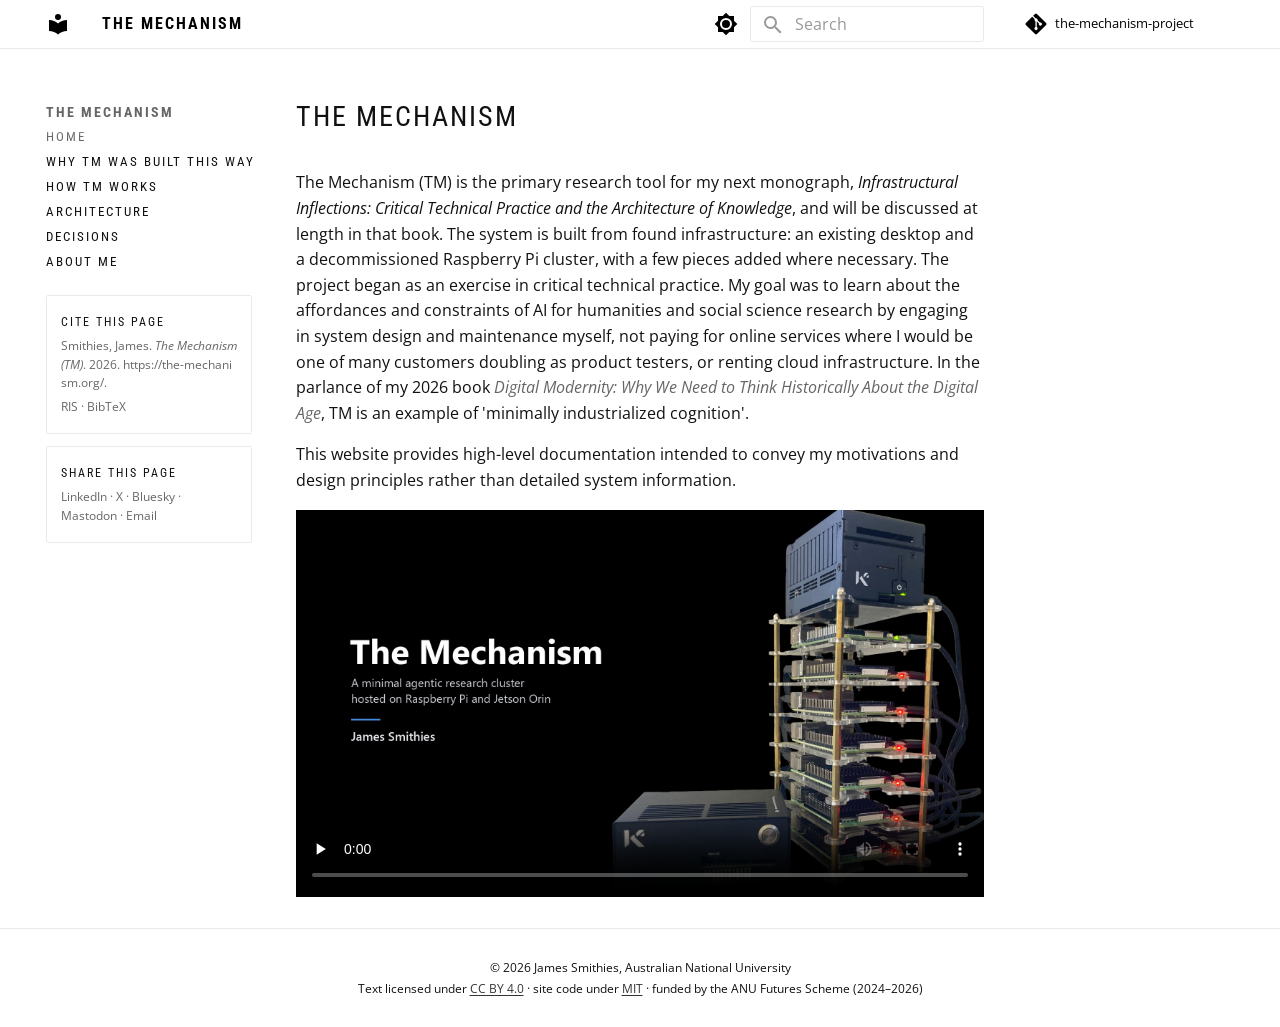
<file: index.html>
<!doctype html>
<html lang="en" class="no-js">
  <head>
    
      <meta charset="utf-8">
      <meta name="viewport" content="width=device-width,initial-scale=1">
      
        <meta name="description" content="Technical documentation for a research cluster built from found hardware as an exercise in critical technical practice.">
      
      
        <meta name="author" content="James Smithies">
      
      
        <link rel="canonical" href="https://the-mechanism.org/">
      
      
      
        <link rel="next" href="why/">
      
      
      <link rel="icon" href="assets/images/favicon.png">
      <meta name="generator" content="mkdocs-1.6.1, mkdocs-material-9.5.39">
    
    
      
        <title>The Mechanism</title>
      
    
    
      <link rel="stylesheet" href="assets/stylesheets/main.8c3ca2c6.min.css">
      
        
        <link rel="stylesheet" href="assets/stylesheets/palette.06af60db.min.css">
      
      


    
    
      
    
    
      
        
        
        <link rel="preconnect" href="https://fonts.gstatic.com" crossorigin>
        <link rel="stylesheet" href="https://fonts.googleapis.com/css?family=Open+Sans:300,300i,400,400i,700,700i%7CRoboto+Mono:400,400i,700,700i&display=fallback">
        <style>:root{--md-text-font:"Open Sans";--md-code-font:"Roboto Mono"}</style>
      
    
    
      <link rel="stylesheet" href="stylesheets/extra.css">
    
    <script>__md_scope=new URL(".",location),__md_hash=e=>[...e].reduce(((e,_)=>(e<<5)-e+_.charCodeAt(0)),0),__md_get=(e,_=localStorage,t=__md_scope)=>JSON.parse(_.getItem(t.pathname+"."+e)),__md_set=(e,_,t=localStorage,a=__md_scope)=>{try{t.setItem(a.pathname+"."+e,JSON.stringify(_))}catch(e){}}</script>
    
      
  


  

  <script data-goatcounter="https://jamessmithies.goatcounter.com/count" async src="https://gc.zgo.at/count.js"></script>

  
    <script>"undefined"!=typeof __md_analytics&&__md_analytics()</script>
  

    
    
    
  <meta name="DC.title" content="The Mechanism (TM)">
  <meta name="DC.creator" content="Smithies, James">
  <meta name="DC.date" content="2026-10-30">
  <meta name="DC.language" content="en">
  <meta name="DC.identifier" content="https://the-mechanism.org/">
  <meta property="og:type" content="website">
  <meta property="og:site_name" content="The Mechanism (TM)">
  <meta property="og:title" content="The Mechanism (TM)">
  <meta property="og:url" content="https://the-mechanism.org/">
  <meta property="og:description" content="Technical documentation for a research cluster built from found hardware as an exercise in critical technical practice.">
  <meta property="og:image" content="https://the-mechanism.org/assets/the_mechanism_poster.jpg">
  <meta property="og:image:width" content="1920">
  <meta property="og:image:height" content="1080">
  <meta name="twitter:card" content="summary_large_image">
  <meta name="author" content="James Smithies">

  </head>
  
  
    
    
      
    
    
    
    
    <body dir="ltr" data-md-color-scheme="default" data-md-color-primary="custom" data-md-color-accent="custom">
  
    
    <input class="md-toggle" data-md-toggle="drawer" type="checkbox" id="__drawer" autocomplete="off">
    <input class="md-toggle" data-md-toggle="search" type="checkbox" id="__search" autocomplete="off">
    <label class="md-overlay" for="__drawer"></label>
    <div data-md-component="skip">
      
        
        <a href="#the-mechanism" class="md-skip">
          Skip to content
        </a>
      
    </div>
    <div data-md-component="announce">
      
    </div>
    
    
      

  

<header class="md-header md-header--shadow" data-md-component="header">
  <nav class="md-header__inner md-grid" aria-label="Header">
    <a href="." title="The Mechanism" class="md-header__button md-logo" aria-label="The Mechanism" data-md-component="logo">
      
  
  <svg xmlns="http://www.w3.org/2000/svg" viewBox="0 0 24 24"><path d="M12 8a3 3 0 0 0 3-3 3 3 0 0 0-3-3 3 3 0 0 0-3 3 3 3 0 0 0 3 3m0 3.54C9.64 9.35 6.5 8 3 8v11c3.5 0 6.64 1.35 9 3.54 2.36-2.19 5.5-3.54 9-3.54V8c-3.5 0-6.64 1.35-9 3.54"/></svg>

    </a>
    <label class="md-header__button md-icon" for="__drawer">
      
      <svg xmlns="http://www.w3.org/2000/svg" viewBox="0 0 24 24"><path d="M3 6h18v2H3zm0 5h18v2H3zm0 5h18v2H3z"/></svg>
    </label>
    <div class="md-header__title" data-md-component="header-title">
      <div class="md-header__ellipsis">
        <div class="md-header__topic">
          <span class="md-ellipsis">
            The Mechanism
          </span>
        </div>
        <div class="md-header__topic" data-md-component="header-topic">
          <span class="md-ellipsis">
            
              Home
            
          </span>
        </div>
      </div>
    </div>
    
      
        <form class="md-header__option" data-md-component="palette">
  
    
    
    
    <input class="md-option" data-md-color-media="(prefers-color-scheme: light)" data-md-color-scheme="default" data-md-color-primary="custom" data-md-color-accent="custom"  aria-label="Switch to dark mode"  type="radio" name="__palette" id="__palette_0">
    
      <label class="md-header__button md-icon" title="Switch to dark mode" for="__palette_1" hidden>
        <svg xmlns="http://www.w3.org/2000/svg" viewBox="0 0 24 24"><path d="M12 8a4 4 0 0 0-4 4 4 4 0 0 0 4 4 4 4 0 0 0 4-4 4 4 0 0 0-4-4m0 10a6 6 0 0 1-6-6 6 6 0 0 1 6-6 6 6 0 0 1 6 6 6 6 0 0 1-6 6m8-9.31V4h-4.69L12 .69 8.69 4H4v4.69L.69 12 4 15.31V20h4.69L12 23.31 15.31 20H20v-4.69L23.31 12z"/></svg>
      </label>
    
  
    
    
    
    <input class="md-option" data-md-color-media="(prefers-color-scheme: dark)" data-md-color-scheme="slate" data-md-color-primary="custom" data-md-color-accent="custom"  aria-label="Switch to light mode"  type="radio" name="__palette" id="__palette_1">
    
      <label class="md-header__button md-icon" title="Switch to light mode" for="__palette_0" hidden>
        <svg xmlns="http://www.w3.org/2000/svg" viewBox="0 0 24 24"><path d="M12 18c-.89 0-1.74-.2-2.5-.55C11.56 16.5 13 14.42 13 12s-1.44-4.5-3.5-5.45C10.26 6.2 11.11 6 12 6a6 6 0 0 1 6 6 6 6 0 0 1-6 6m8-9.31V4h-4.69L12 .69 8.69 4H4v4.69L.69 12 4 15.31V20h4.69L12 23.31 15.31 20H20v-4.69L23.31 12z"/></svg>
      </label>
    
  
</form>
      
    
    
      <script>var palette=__md_get("__palette");if(palette&&palette.color){if("(prefers-color-scheme)"===palette.color.media){var media=matchMedia("(prefers-color-scheme: light)"),input=document.querySelector(media.matches?"[data-md-color-media='(prefers-color-scheme: light)']":"[data-md-color-media='(prefers-color-scheme: dark)']");palette.color.media=input.getAttribute("data-md-color-media"),palette.color.scheme=input.getAttribute("data-md-color-scheme"),palette.color.primary=input.getAttribute("data-md-color-primary"),palette.color.accent=input.getAttribute("data-md-color-accent")}for(var[key,value]of Object.entries(palette.color))document.body.setAttribute("data-md-color-"+key,value)}</script>
    
    
    
      <label class="md-header__button md-icon" for="__search">
        
        <svg xmlns="http://www.w3.org/2000/svg" viewBox="0 0 24 24"><path d="M9.5 3A6.5 6.5 0 0 1 16 9.5c0 1.61-.59 3.09-1.56 4.23l.27.27h.79l5 5-1.5 1.5-5-5v-.79l-.27-.27A6.52 6.52 0 0 1 9.5 16 6.5 6.5 0 0 1 3 9.5 6.5 6.5 0 0 1 9.5 3m0 2C7 5 5 7 5 9.5S7 14 9.5 14 14 12 14 9.5 12 5 9.5 5"/></svg>
      </label>
      <div class="md-search" data-md-component="search" role="dialog">
  <label class="md-search__overlay" for="__search"></label>
  <div class="md-search__inner" role="search">
    <form class="md-search__form" name="search">
      <input type="text" class="md-search__input" name="query" aria-label="Search" placeholder="Search" autocapitalize="off" autocorrect="off" autocomplete="off" spellcheck="false" data-md-component="search-query" required>
      <label class="md-search__icon md-icon" for="__search">
        
        <svg xmlns="http://www.w3.org/2000/svg" viewBox="0 0 24 24"><path d="M9.5 3A6.5 6.5 0 0 1 16 9.5c0 1.61-.59 3.09-1.56 4.23l.27.27h.79l5 5-1.5 1.5-5-5v-.79l-.27-.27A6.52 6.52 0 0 1 9.5 16 6.5 6.5 0 0 1 3 9.5 6.5 6.5 0 0 1 9.5 3m0 2C7 5 5 7 5 9.5S7 14 9.5 14 14 12 14 9.5 12 5 9.5 5"/></svg>
        
        <svg xmlns="http://www.w3.org/2000/svg" viewBox="0 0 24 24"><path d="M20 11v2H8l5.5 5.5-1.42 1.42L4.16 12l7.92-7.92L13.5 5.5 8 11z"/></svg>
      </label>
      <nav class="md-search__options" aria-label="Search">
        
        <button type="reset" class="md-search__icon md-icon" title="Clear" aria-label="Clear" tabindex="-1">
          
          <svg xmlns="http://www.w3.org/2000/svg" viewBox="0 0 24 24"><path d="M19 6.41 17.59 5 12 10.59 6.41 5 5 6.41 10.59 12 5 17.59 6.41 19 12 13.41 17.59 19 19 17.59 13.41 12z"/></svg>
        </button>
      </nav>
      
    </form>
    <div class="md-search__output">
      <div class="md-search__scrollwrap" tabindex="0" data-md-scrollfix>
        <div class="md-search-result" data-md-component="search-result">
          <div class="md-search-result__meta">
            Initializing search
          </div>
          <ol class="md-search-result__list" role="presentation"></ol>
        </div>
      </div>
    </div>
  </div>
</div>
    
    
      <div class="md-header__source">
        <a href="https://github.com/jamessmithies/the-mechanism-project" title="Go to repository" class="md-source" data-md-component="source">
  <div class="md-source__icon md-icon">
    
    <svg xmlns="http://www.w3.org/2000/svg" viewBox="0 0 448 512"><!--! Font Awesome Free 6.6.0 by @fontawesome - https://fontawesome.com License - https://fontawesome.com/license/free (Icons: CC BY 4.0, Fonts: SIL OFL 1.1, Code: MIT License) Copyright 2024 Fonticons, Inc.--><path d="M439.55 236.05 244 40.45a28.87 28.87 0 0 0-40.81 0l-40.66 40.63 51.52 51.52c27.06-9.14 52.68 16.77 43.39 43.68l49.66 49.66c34.23-11.8 61.18 31 35.47 56.69-26.49 26.49-70.21-2.87-56-37.34L240.22 199v121.85c25.3 12.54 22.26 41.85 9.08 55a34.34 34.34 0 0 1-48.55 0c-17.57-17.6-11.07-46.91 11.25-56v-123c-20.8-8.51-24.6-30.74-18.64-45L142.57 101 8.45 235.14a28.86 28.86 0 0 0 0 40.81l195.61 195.6a28.86 28.86 0 0 0 40.8 0l194.69-194.69a28.86 28.86 0 0 0 0-40.81"/></svg>
  </div>
  <div class="md-source__repository">
    the-mechanism-project
  </div>
</a>
      </div>
    
  </nav>
  
</header>
    
    <div class="md-container" data-md-component="container">
      
      
        
          
        
      
      <main class="md-main" data-md-component="main">
        <div class="md-main__inner md-grid">
          
            
              
              <div class="md-sidebar md-sidebar--primary" data-md-component="sidebar" data-md-type="navigation" >
                <div class="md-sidebar__scrollwrap">
                  <div class="md-sidebar__inner">
                    



<nav class="md-nav md-nav--primary" aria-label="Navigation" data-md-level="0">
  <label class="md-nav__title" for="__drawer">
    <a href="." title="The Mechanism" class="md-nav__button md-logo" aria-label="The Mechanism" data-md-component="logo">
      
  
  <svg xmlns="http://www.w3.org/2000/svg" viewBox="0 0 24 24"><path d="M12 8a3 3 0 0 0 3-3 3 3 0 0 0-3-3 3 3 0 0 0-3 3 3 3 0 0 0 3 3m0 3.54C9.64 9.35 6.5 8 3 8v11c3.5 0 6.64 1.35 9 3.54 2.36-2.19 5.5-3.54 9-3.54V8c-3.5 0-6.64 1.35-9 3.54"/></svg>

    </a>
    The Mechanism
  </label>
  
    <div class="md-nav__source">
      <a href="https://github.com/jamessmithies/the-mechanism-project" title="Go to repository" class="md-source" data-md-component="source">
  <div class="md-source__icon md-icon">
    
    <svg xmlns="http://www.w3.org/2000/svg" viewBox="0 0 448 512"><!--! Font Awesome Free 6.6.0 by @fontawesome - https://fontawesome.com License - https://fontawesome.com/license/free (Icons: CC BY 4.0, Fonts: SIL OFL 1.1, Code: MIT License) Copyright 2024 Fonticons, Inc.--><path d="M439.55 236.05 244 40.45a28.87 28.87 0 0 0-40.81 0l-40.66 40.63 51.52 51.52c27.06-9.14 52.68 16.77 43.39 43.68l49.66 49.66c34.23-11.8 61.18 31 35.47 56.69-26.49 26.49-70.21-2.87-56-37.34L240.22 199v121.85c25.3 12.54 22.26 41.85 9.08 55a34.34 34.34 0 0 1-48.55 0c-17.57-17.6-11.07-46.91 11.25-56v-123c-20.8-8.51-24.6-30.74-18.64-45L142.57 101 8.45 235.14a28.86 28.86 0 0 0 0 40.81l195.61 195.6a28.86 28.86 0 0 0 40.8 0l194.69-194.69a28.86 28.86 0 0 0 0-40.81"/></svg>
  </div>
  <div class="md-source__repository">
    the-mechanism-project
  </div>
</a>
    </div>
  
  <ul class="md-nav__list" data-md-scrollfix>
    
      
      
  
  
    
  
  
  
    <li class="md-nav__item md-nav__item--active">
      
      <input class="md-nav__toggle md-toggle" type="checkbox" id="__toc">
      
      
        
      
      
      <a href="." class="md-nav__link md-nav__link--active">
        
  
  <span class="md-ellipsis">
    Home
  </span>
  

      </a>
      
    </li>
  

    
      
      
  
  
  
  
    <li class="md-nav__item">
      <a href="why/" class="md-nav__link">
        
  
  <span class="md-ellipsis">
    Why TM was built this way
  </span>
  

      </a>
    </li>
  

    
      
      
  
  
  
  
    <li class="md-nav__item">
      <a href="how-it-works/" class="md-nav__link">
        
  
  <span class="md-ellipsis">
    How TM works
  </span>
  

      </a>
    </li>
  

    
      
      
  
  
  
  
    <li class="md-nav__item">
      <a href="architecture/" class="md-nav__link">
        
  
  <span class="md-ellipsis">
    Architecture
  </span>
  

      </a>
    </li>
  

    
      
      
  
  
  
  
    <li class="md-nav__item">
      <a href="decisions/" class="md-nav__link">
        
  
  <span class="md-ellipsis">
    Decisions
  </span>
  

      </a>
    </li>
  

    
      
      
  
  
  
  
    <li class="md-nav__item">
      <a href="about/" class="md-nav__link">
        
  
  <span class="md-ellipsis">
    About Me
  </span>
  

      </a>
    </li>
  

    
  </ul>
</nav>




<aside class="tm-cite tm-cite--nav">
  <p class="tm-cite__label">Cite this page</p>
  <p>
    Smithies, James. <em>The Mechanism (TM)</em>. 2026.
    <a href="https://the-mechanism.org/">https://the-mechanism.org/</a>.
  </p>
  <p class="tm-cite__files">
    <a href="https://the-mechanism.org/cite.ris" download>RIS</a> ·
    <a href="https://the-mechanism.org/cite.bib" download>BibTeX</a>
  </p>
</aside>




<aside class="tm-cite tm-share">
  <p class="tm-cite__label">Share this page</p>
  <p class="tm-share__links">
    <a href="https://www.linkedin.com/sharing/share-offsite/?url=https%3A//the-mechanism.org/" target="_blank" rel="noopener">LinkedIn</a> ·
    <a href="https://x.com/intent/post?url=https%3A//the-mechanism.org/&amp;text=The%20Mechanism%20%28TM%29" target="_blank" rel="noopener">X</a> ·
    <a href="https://bsky.app/intent/compose?text=The%20Mechanism%20%28TM%29%20https%3A//the-mechanism.org/" target="_blank" rel="noopener">Bluesky</a> ·
    <a class="tm-share__mastodon" href="https://hachyderm.io/share?text=The%20Mechanism%20%28TM%29%20https%3A//the-mechanism.org/" data-share-text="The%20Mechanism%20%28TM%29%20https%3A//the-mechanism.org/" target="_blank" rel="noopener">Mastodon</a> ·
    <a href="mailto:?subject=The%20Mechanism%20%28TM%29&amp;body=https%3A//the-mechanism.org/">Email</a>
  </p>
</aside>
<script>
  /* Mastodon has no central share page: each server has its own /share. Ask the visitor for their
     server once, remember it in this browser, and fall back to the plain link if anything fails. */
  document.querySelectorAll(".tm-share__mastodon").forEach(function (link) {
    link.addEventListener("click", function (event) {
      var saved = "";
      try { saved = localStorage.getItem("tm-mastodon-server") || ""; } catch (e) {}
      var answer = window.prompt("Your Mastodon server (e.g. mastodon.social):", saved);
      if (answer === null) { event.preventDefault(); return; }
      var server = answer.trim().replace(/^https?:\/\//i, "").replace(/^@?[^@\/]*@/, "").split("/")[0].toLowerCase();
      if (!/^[a-z0-9.-]+\.[a-z]{2,}$/.test(server)) { event.preventDefault(); return; }
      try { localStorage.setItem("tm-mastodon-server", server); } catch (e) {}
      link.href = "https://" + server + "/share?text=" + link.dataset.shareText;
    });
  });
</script>
                  </div>
                </div>
              </div>
            
            
              
              <div class="md-sidebar md-sidebar--secondary" data-md-component="sidebar" data-md-type="toc" >
                <div class="md-sidebar__scrollwrap">
                  <div class="md-sidebar__inner">
                    

<nav class="md-nav md-nav--secondary" aria-label="Table of contents">
  
  
  
    
  
  
</nav>
                  </div>
                </div>
              </div>
            
          
          
            <div class="md-content" data-md-component="content">
              <article class="md-content__inner md-typeset">
                
                  

  
  


<h1 id="the-mechanism">The Mechanism<a class="headerlink" href="#the-mechanism" title="Permanent link">&para;</a></h1>
<p>The Mechanism (TM) is the primary research tool for my next monograph, <em>Infrastructural Inflections: Critical Technical Practice and the Architecture of Knowledge</em>, and will be discussed at length in that book. The system is built from found infrastructure: an existing desktop and a decommissioned Raspberry Pi cluster, with a few pieces added where necessary. The project began as an exercise in critical technical practice. My goal was to learn about the affordances and constraints of AI for humanities and social science research by engaging in system design and maintenance myself, not paying for online services where I would be one of many customers doubling as product testers, or renting cloud infrastructure. In the parlance of my 2026 book <a href="https://www.taylorfrancis.com/books/oa-mono/10.4324/9781003684398/digital-modernity-james-smithies"><em>Digital Modernity: Why We Need to Think Historically About the Digital Age</em></a>, TM is an example of 'minimally industrialized cognition'. </p>
<p>This website provides high-level documentation intended to convey my motivations and design principles rather than detailed system information.</p>
<div class="video">
<video controls preload="none" playsinline
       poster="assets/the_mechanism_poster.jpg"
       style="width:100%;max-width:960px;height:auto;aspect-ratio:16/9;background:#000">
  <source src="https://media.dhass.org/tm/the_mechanism_web.mp4" type="video/mp4">
</video>
</div>









  




                
              </article>
            </div>
          
          
<script>var target=document.getElementById(location.hash.slice(1));target&&target.name&&(target.checked=target.name.startsWith("__tabbed_"))</script>
        </div>
        
      </main>
      
        <footer class="md-footer">
  
  <div class="md-footer-meta md-typeset">
    <div class="md-footer-meta__inner md-grid">
      <div class="md-copyright">
  
    <div class="md-copyright__highlight">
      © 2026 James Smithies, Australian National University<br> Text licensed under <a href="https://creativecommons.org/licenses/by/4.0/">CC BY 4.0</a> · site code under <a href="https://github.com/jamessmithies/the-mechanism-project/blob/main/LICENSE-CODE">MIT</a> · funded by the ANU Futures Scheme (2024–2026)
    </div>
  
  
</div>
      
    </div>
  </div>
</footer>
      
    </div>
    <div class="md-dialog" data-md-component="dialog">
      <div class="md-dialog__inner md-typeset"></div>
    </div>
    
    
    <script id="__config" type="application/json">{"base": ".", "features": ["navigation.sections", "content.code.copy"], "search": "assets/javascripts/workers/search.6ce7567c.min.js", "translations": {"clipboard.copied": "Copied to clipboard", "clipboard.copy": "Copy to clipboard", "search.result.more.one": "1 more on this page", "search.result.more.other": "# more on this page", "search.result.none": "No matching documents", "search.result.one": "1 matching document", "search.result.other": "# matching documents", "search.result.placeholder": "Type to start searching", "search.result.term.missing": "Missing", "select.version": "Select version"}}</script>
    
    
      <script src="assets/javascripts/bundle.525ec568.min.js"></script>
      
    
  </body>
</html>
</file>
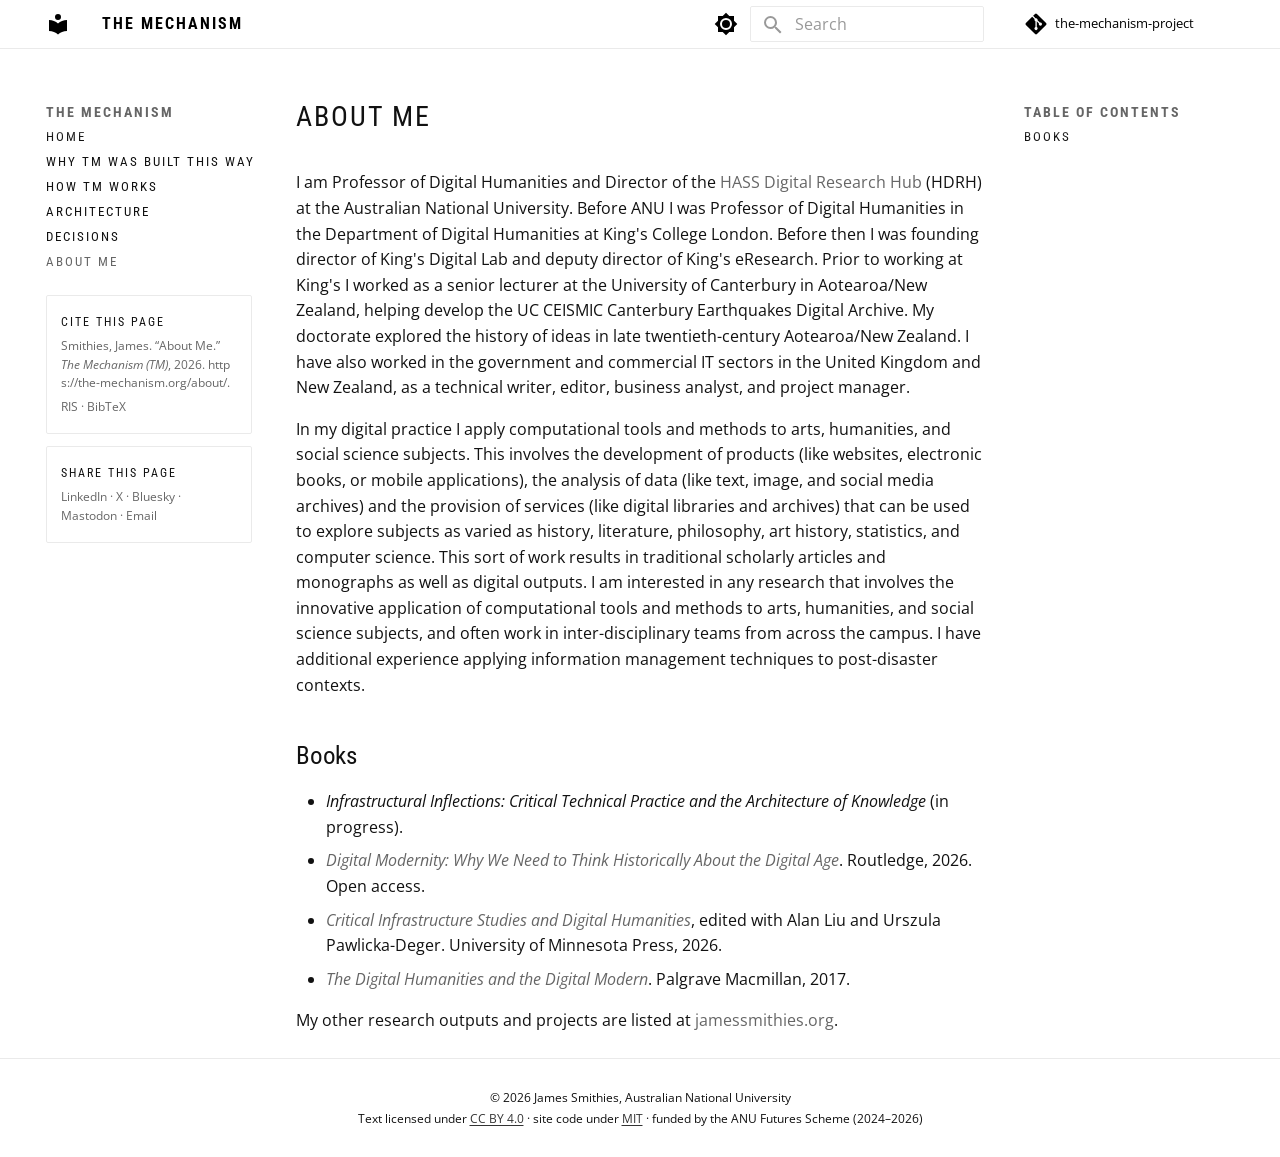
<file: about/index.html>
<!doctype html>
<html lang="en" class="no-js">
  <head>
    
      <meta charset="utf-8">
      <meta name="viewport" content="width=device-width,initial-scale=1">
      
        <meta name="description" content="Technical documentation for a research cluster built from found hardware as an exercise in critical technical practice.">
      
      
        <meta name="author" content="James Smithies">
      
      
        <link rel="canonical" href="https://the-mechanism.org/about/">
      
      
        <link rel="prev" href="../decisions/">
      
      
      
      <link rel="icon" href="../assets/images/favicon.png">
      <meta name="generator" content="mkdocs-1.6.1, mkdocs-material-9.5.39">
    
    
      
        <title>About Me - The Mechanism</title>
      
    
    
      <link rel="stylesheet" href="../assets/stylesheets/main.8c3ca2c6.min.css">
      
        
        <link rel="stylesheet" href="../assets/stylesheets/palette.06af60db.min.css">
      
      


    
    
      
    
    
      
        
        
        <link rel="preconnect" href="https://fonts.gstatic.com" crossorigin>
        <link rel="stylesheet" href="https://fonts.googleapis.com/css?family=Open+Sans:300,300i,400,400i,700,700i%7CRoboto+Mono:400,400i,700,700i&display=fallback">
        <style>:root{--md-text-font:"Open Sans";--md-code-font:"Roboto Mono"}</style>
      
    
    
      <link rel="stylesheet" href="../stylesheets/extra.css">
    
    <script>__md_scope=new URL("..",location),__md_hash=e=>[...e].reduce(((e,_)=>(e<<5)-e+_.charCodeAt(0)),0),__md_get=(e,_=localStorage,t=__md_scope)=>JSON.parse(_.getItem(t.pathname+"."+e)),__md_set=(e,_,t=localStorage,a=__md_scope)=>{try{t.setItem(a.pathname+"."+e,JSON.stringify(_))}catch(e){}}</script>
    
      
  


  

  <script data-goatcounter="https://jamessmithies.goatcounter.com/count" async src="https://gc.zgo.at/count.js"></script>

  
    <script>"undefined"!=typeof __md_analytics&&__md_analytics()</script>
  

    
    
    
  <meta name="DC.title" content="About Me">
  <meta name="DC.creator" content="Smithies, James">
  <meta name="DC.date" content="2026-10-30">
  <meta name="DC.language" content="en">
  <meta name="DC.identifier" content="https://the-mechanism.org/about/">
  <meta property="og:type" content="website">
  <meta property="og:site_name" content="The Mechanism (TM)">
  <meta property="og:title" content="About Me">
  <meta property="og:url" content="https://the-mechanism.org/about/">
  <meta property="og:description" content="Technical documentation for a research cluster built from found hardware as an exercise in critical technical practice.">
  <meta property="og:image" content="https://the-mechanism.org/assets/the_mechanism_poster.jpg">
  <meta property="og:image:width" content="1920">
  <meta property="og:image:height" content="1080">
  <meta name="twitter:card" content="summary_large_image">
  <meta name="author" content="James Smithies">

  </head>
  
  
    
    
      
    
    
    
    
    <body dir="ltr" data-md-color-scheme="default" data-md-color-primary="custom" data-md-color-accent="custom">
  
    
    <input class="md-toggle" data-md-toggle="drawer" type="checkbox" id="__drawer" autocomplete="off">
    <input class="md-toggle" data-md-toggle="search" type="checkbox" id="__search" autocomplete="off">
    <label class="md-overlay" for="__drawer"></label>
    <div data-md-component="skip">
      
        
        <a href="#about-me" class="md-skip">
          Skip to content
        </a>
      
    </div>
    <div data-md-component="announce">
      
    </div>
    
    
      

  

<header class="md-header md-header--shadow" data-md-component="header">
  <nav class="md-header__inner md-grid" aria-label="Header">
    <a href=".." title="The Mechanism" class="md-header__button md-logo" aria-label="The Mechanism" data-md-component="logo">
      
  
  <svg xmlns="http://www.w3.org/2000/svg" viewBox="0 0 24 24"><path d="M12 8a3 3 0 0 0 3-3 3 3 0 0 0-3-3 3 3 0 0 0-3 3 3 3 0 0 0 3 3m0 3.54C9.64 9.35 6.5 8 3 8v11c3.5 0 6.64 1.35 9 3.54 2.36-2.19 5.5-3.54 9-3.54V8c-3.5 0-6.64 1.35-9 3.54"/></svg>

    </a>
    <label class="md-header__button md-icon" for="__drawer">
      
      <svg xmlns="http://www.w3.org/2000/svg" viewBox="0 0 24 24"><path d="M3 6h18v2H3zm0 5h18v2H3zm0 5h18v2H3z"/></svg>
    </label>
    <div class="md-header__title" data-md-component="header-title">
      <div class="md-header__ellipsis">
        <div class="md-header__topic">
          <span class="md-ellipsis">
            The Mechanism
          </span>
        </div>
        <div class="md-header__topic" data-md-component="header-topic">
          <span class="md-ellipsis">
            
              About Me
            
          </span>
        </div>
      </div>
    </div>
    
      
        <form class="md-header__option" data-md-component="palette">
  
    
    
    
    <input class="md-option" data-md-color-media="(prefers-color-scheme: light)" data-md-color-scheme="default" data-md-color-primary="custom" data-md-color-accent="custom"  aria-label="Switch to dark mode"  type="radio" name="__palette" id="__palette_0">
    
      <label class="md-header__button md-icon" title="Switch to dark mode" for="__palette_1" hidden>
        <svg xmlns="http://www.w3.org/2000/svg" viewBox="0 0 24 24"><path d="M12 8a4 4 0 0 0-4 4 4 4 0 0 0 4 4 4 4 0 0 0 4-4 4 4 0 0 0-4-4m0 10a6 6 0 0 1-6-6 6 6 0 0 1 6-6 6 6 0 0 1 6 6 6 6 0 0 1-6 6m8-9.31V4h-4.69L12 .69 8.69 4H4v4.69L.69 12 4 15.31V20h4.69L12 23.31 15.31 20H20v-4.69L23.31 12z"/></svg>
      </label>
    
  
    
    
    
    <input class="md-option" data-md-color-media="(prefers-color-scheme: dark)" data-md-color-scheme="slate" data-md-color-primary="custom" data-md-color-accent="custom"  aria-label="Switch to light mode"  type="radio" name="__palette" id="__palette_1">
    
      <label class="md-header__button md-icon" title="Switch to light mode" for="__palette_0" hidden>
        <svg xmlns="http://www.w3.org/2000/svg" viewBox="0 0 24 24"><path d="M12 18c-.89 0-1.74-.2-2.5-.55C11.56 16.5 13 14.42 13 12s-1.44-4.5-3.5-5.45C10.26 6.2 11.11 6 12 6a6 6 0 0 1 6 6 6 6 0 0 1-6 6m8-9.31V4h-4.69L12 .69 8.69 4H4v4.69L.69 12 4 15.31V20h4.69L12 23.31 15.31 20H20v-4.69L23.31 12z"/></svg>
      </label>
    
  
</form>
      
    
    
      <script>var palette=__md_get("__palette");if(palette&&palette.color){if("(prefers-color-scheme)"===palette.color.media){var media=matchMedia("(prefers-color-scheme: light)"),input=document.querySelector(media.matches?"[data-md-color-media='(prefers-color-scheme: light)']":"[data-md-color-media='(prefers-color-scheme: dark)']");palette.color.media=input.getAttribute("data-md-color-media"),palette.color.scheme=input.getAttribute("data-md-color-scheme"),palette.color.primary=input.getAttribute("data-md-color-primary"),palette.color.accent=input.getAttribute("data-md-color-accent")}for(var[key,value]of Object.entries(palette.color))document.body.setAttribute("data-md-color-"+key,value)}</script>
    
    
    
      <label class="md-header__button md-icon" for="__search">
        
        <svg xmlns="http://www.w3.org/2000/svg" viewBox="0 0 24 24"><path d="M9.5 3A6.5 6.5 0 0 1 16 9.5c0 1.61-.59 3.09-1.56 4.23l.27.27h.79l5 5-1.5 1.5-5-5v-.79l-.27-.27A6.52 6.52 0 0 1 9.5 16 6.5 6.5 0 0 1 3 9.5 6.5 6.5 0 0 1 9.5 3m0 2C7 5 5 7 5 9.5S7 14 9.5 14 14 12 14 9.5 12 5 9.5 5"/></svg>
      </label>
      <div class="md-search" data-md-component="search" role="dialog">
  <label class="md-search__overlay" for="__search"></label>
  <div class="md-search__inner" role="search">
    <form class="md-search__form" name="search">
      <input type="text" class="md-search__input" name="query" aria-label="Search" placeholder="Search" autocapitalize="off" autocorrect="off" autocomplete="off" spellcheck="false" data-md-component="search-query" required>
      <label class="md-search__icon md-icon" for="__search">
        
        <svg xmlns="http://www.w3.org/2000/svg" viewBox="0 0 24 24"><path d="M9.5 3A6.5 6.5 0 0 1 16 9.5c0 1.61-.59 3.09-1.56 4.23l.27.27h.79l5 5-1.5 1.5-5-5v-.79l-.27-.27A6.52 6.52 0 0 1 9.5 16 6.5 6.5 0 0 1 3 9.5 6.5 6.5 0 0 1 9.5 3m0 2C7 5 5 7 5 9.5S7 14 9.5 14 14 12 14 9.5 12 5 9.5 5"/></svg>
        
        <svg xmlns="http://www.w3.org/2000/svg" viewBox="0 0 24 24"><path d="M20 11v2H8l5.5 5.5-1.42 1.42L4.16 12l7.92-7.92L13.5 5.5 8 11z"/></svg>
      </label>
      <nav class="md-search__options" aria-label="Search">
        
        <button type="reset" class="md-search__icon md-icon" title="Clear" aria-label="Clear" tabindex="-1">
          
          <svg xmlns="http://www.w3.org/2000/svg" viewBox="0 0 24 24"><path d="M19 6.41 17.59 5 12 10.59 6.41 5 5 6.41 10.59 12 5 17.59 6.41 19 12 13.41 17.59 19 19 17.59 13.41 12z"/></svg>
        </button>
      </nav>
      
    </form>
    <div class="md-search__output">
      <div class="md-search__scrollwrap" tabindex="0" data-md-scrollfix>
        <div class="md-search-result" data-md-component="search-result">
          <div class="md-search-result__meta">
            Initializing search
          </div>
          <ol class="md-search-result__list" role="presentation"></ol>
        </div>
      </div>
    </div>
  </div>
</div>
    
    
      <div class="md-header__source">
        <a href="https://github.com/jamessmithies/the-mechanism-project" title="Go to repository" class="md-source" data-md-component="source">
  <div class="md-source__icon md-icon">
    
    <svg xmlns="http://www.w3.org/2000/svg" viewBox="0 0 448 512"><!--! Font Awesome Free 6.6.0 by @fontawesome - https://fontawesome.com License - https://fontawesome.com/license/free (Icons: CC BY 4.0, Fonts: SIL OFL 1.1, Code: MIT License) Copyright 2024 Fonticons, Inc.--><path d="M439.55 236.05 244 40.45a28.87 28.87 0 0 0-40.81 0l-40.66 40.63 51.52 51.52c27.06-9.14 52.68 16.77 43.39 43.68l49.66 49.66c34.23-11.8 61.18 31 35.47 56.69-26.49 26.49-70.21-2.87-56-37.34L240.22 199v121.85c25.3 12.54 22.26 41.85 9.08 55a34.34 34.34 0 0 1-48.55 0c-17.57-17.6-11.07-46.91 11.25-56v-123c-20.8-8.51-24.6-30.74-18.64-45L142.57 101 8.45 235.14a28.86 28.86 0 0 0 0 40.81l195.61 195.6a28.86 28.86 0 0 0 40.8 0l194.69-194.69a28.86 28.86 0 0 0 0-40.81"/></svg>
  </div>
  <div class="md-source__repository">
    the-mechanism-project
  </div>
</a>
      </div>
    
  </nav>
  
</header>
    
    <div class="md-container" data-md-component="container">
      
      
        
          
        
      
      <main class="md-main" data-md-component="main">
        <div class="md-main__inner md-grid">
          
            
              
              <div class="md-sidebar md-sidebar--primary" data-md-component="sidebar" data-md-type="navigation" >
                <div class="md-sidebar__scrollwrap">
                  <div class="md-sidebar__inner">
                    



<nav class="md-nav md-nav--primary" aria-label="Navigation" data-md-level="0">
  <label class="md-nav__title" for="__drawer">
    <a href=".." title="The Mechanism" class="md-nav__button md-logo" aria-label="The Mechanism" data-md-component="logo">
      
  
  <svg xmlns="http://www.w3.org/2000/svg" viewBox="0 0 24 24"><path d="M12 8a3 3 0 0 0 3-3 3 3 0 0 0-3-3 3 3 0 0 0-3 3 3 3 0 0 0 3 3m0 3.54C9.64 9.35 6.5 8 3 8v11c3.5 0 6.64 1.35 9 3.54 2.36-2.19 5.5-3.54 9-3.54V8c-3.5 0-6.64 1.35-9 3.54"/></svg>

    </a>
    The Mechanism
  </label>
  
    <div class="md-nav__source">
      <a href="https://github.com/jamessmithies/the-mechanism-project" title="Go to repository" class="md-source" data-md-component="source">
  <div class="md-source__icon md-icon">
    
    <svg xmlns="http://www.w3.org/2000/svg" viewBox="0 0 448 512"><!--! Font Awesome Free 6.6.0 by @fontawesome - https://fontawesome.com License - https://fontawesome.com/license/free (Icons: CC BY 4.0, Fonts: SIL OFL 1.1, Code: MIT License) Copyright 2024 Fonticons, Inc.--><path d="M439.55 236.05 244 40.45a28.87 28.87 0 0 0-40.81 0l-40.66 40.63 51.52 51.52c27.06-9.14 52.68 16.77 43.39 43.68l49.66 49.66c34.23-11.8 61.18 31 35.47 56.69-26.49 26.49-70.21-2.87-56-37.34L240.22 199v121.85c25.3 12.54 22.26 41.85 9.08 55a34.34 34.34 0 0 1-48.55 0c-17.57-17.6-11.07-46.91 11.25-56v-123c-20.8-8.51-24.6-30.74-18.64-45L142.57 101 8.45 235.14a28.86 28.86 0 0 0 0 40.81l195.61 195.6a28.86 28.86 0 0 0 40.8 0l194.69-194.69a28.86 28.86 0 0 0 0-40.81"/></svg>
  </div>
  <div class="md-source__repository">
    the-mechanism-project
  </div>
</a>
    </div>
  
  <ul class="md-nav__list" data-md-scrollfix>
    
      
      
  
  
  
  
    <li class="md-nav__item">
      <a href=".." class="md-nav__link">
        
  
  <span class="md-ellipsis">
    Home
  </span>
  

      </a>
    </li>
  

    
      
      
  
  
  
  
    <li class="md-nav__item">
      <a href="../why/" class="md-nav__link">
        
  
  <span class="md-ellipsis">
    Why TM was built this way
  </span>
  

      </a>
    </li>
  

    
      
      
  
  
  
  
    <li class="md-nav__item">
      <a href="../how-it-works/" class="md-nav__link">
        
  
  <span class="md-ellipsis">
    How TM works
  </span>
  

      </a>
    </li>
  

    
      
      
  
  
  
  
    <li class="md-nav__item">
      <a href="../architecture/" class="md-nav__link">
        
  
  <span class="md-ellipsis">
    Architecture
  </span>
  

      </a>
    </li>
  

    
      
      
  
  
  
  
    <li class="md-nav__item">
      <a href="../decisions/" class="md-nav__link">
        
  
  <span class="md-ellipsis">
    Decisions
  </span>
  

      </a>
    </li>
  

    
      
      
  
  
    
  
  
  
    <li class="md-nav__item md-nav__item--active">
      
      <input class="md-nav__toggle md-toggle" type="checkbox" id="__toc">
      
      
        
      
      
        <label class="md-nav__link md-nav__link--active" for="__toc">
          
  
  <span class="md-ellipsis">
    About Me
  </span>
  

          <span class="md-nav__icon md-icon"></span>
        </label>
      
      <a href="./" class="md-nav__link md-nav__link--active">
        
  
  <span class="md-ellipsis">
    About Me
  </span>
  

      </a>
      
        

<nav class="md-nav md-nav--secondary" aria-label="Table of contents">
  
  
  
    
  
  
    <label class="md-nav__title" for="__toc">
      <span class="md-nav__icon md-icon"></span>
      Table of contents
    </label>
    <ul class="md-nav__list" data-md-component="toc" data-md-scrollfix>
      
        <li class="md-nav__item">
  <a href="#books" class="md-nav__link">
    <span class="md-ellipsis">
      Books
    </span>
  </a>
  
</li>
      
    </ul>
  
</nav>
      
    </li>
  

    
  </ul>
</nav>




<aside class="tm-cite tm-cite--nav">
  <p class="tm-cite__label">Cite this page</p>
  <p>
    Smithies, James. “About Me.” <em>The Mechanism (TM)</em>, 2026.
    <a href="https://the-mechanism.org/about/">https://the-mechanism.org/about/</a>.
  </p>
  <p class="tm-cite__files">
    <a href="https://the-mechanism.org/about/cite.ris" download>RIS</a> ·
    <a href="https://the-mechanism.org/about/cite.bib" download>BibTeX</a>
  </p>
</aside>




<aside class="tm-cite tm-share">
  <p class="tm-cite__label">Share this page</p>
  <p class="tm-share__links">
    <a href="https://www.linkedin.com/sharing/share-offsite/?url=https%3A//the-mechanism.org/about/" target="_blank" rel="noopener">LinkedIn</a> ·
    <a href="https://x.com/intent/post?url=https%3A//the-mechanism.org/about/&amp;text=About%20Me%20%C2%B7%20The%20Mechanism%20%28TM%29" target="_blank" rel="noopener">X</a> ·
    <a href="https://bsky.app/intent/compose?text=About%20Me%20%C2%B7%20The%20Mechanism%20%28TM%29%20https%3A//the-mechanism.org/about/" target="_blank" rel="noopener">Bluesky</a> ·
    <a class="tm-share__mastodon" href="https://hachyderm.io/share?text=About%20Me%20%C2%B7%20The%20Mechanism%20%28TM%29%20https%3A//the-mechanism.org/about/" data-share-text="About%20Me%20%C2%B7%20The%20Mechanism%20%28TM%29%20https%3A//the-mechanism.org/about/" target="_blank" rel="noopener">Mastodon</a> ·
    <a href="mailto:?subject=About%20Me%20%C2%B7%20The%20Mechanism%20%28TM%29&amp;body=https%3A//the-mechanism.org/about/">Email</a>
  </p>
</aside>
<script>
  /* Mastodon has no central share page: each server has its own /share. Ask the visitor for their
     server once, remember it in this browser, and fall back to the plain link if anything fails. */
  document.querySelectorAll(".tm-share__mastodon").forEach(function (link) {
    link.addEventListener("click", function (event) {
      var saved = "";
      try { saved = localStorage.getItem("tm-mastodon-server") || ""; } catch (e) {}
      var answer = window.prompt("Your Mastodon server (e.g. mastodon.social):", saved);
      if (answer === null) { event.preventDefault(); return; }
      var server = answer.trim().replace(/^https?:\/\//i, "").replace(/^@?[^@\/]*@/, "").split("/")[0].toLowerCase();
      if (!/^[a-z0-9.-]+\.[a-z]{2,}$/.test(server)) { event.preventDefault(); return; }
      try { localStorage.setItem("tm-mastodon-server", server); } catch (e) {}
      link.href = "https://" + server + "/share?text=" + link.dataset.shareText;
    });
  });
</script>
                  </div>
                </div>
              </div>
            
            
              
              <div class="md-sidebar md-sidebar--secondary" data-md-component="sidebar" data-md-type="toc" >
                <div class="md-sidebar__scrollwrap">
                  <div class="md-sidebar__inner">
                    

<nav class="md-nav md-nav--secondary" aria-label="Table of contents">
  
  
  
    
  
  
    <label class="md-nav__title" for="__toc">
      <span class="md-nav__icon md-icon"></span>
      Table of contents
    </label>
    <ul class="md-nav__list" data-md-component="toc" data-md-scrollfix>
      
        <li class="md-nav__item">
  <a href="#books" class="md-nav__link">
    <span class="md-ellipsis">
      Books
    </span>
  </a>
  
</li>
      
    </ul>
  
</nav>
                  </div>
                </div>
              </div>
            
          
          
            <div class="md-content" data-md-component="content">
              <article class="md-content__inner md-typeset">
                
                  

  
  


<h1 id="about-me">About Me<a class="headerlink" href="#about-me" title="Permanent link">&para;</a></h1>
<p>I am Professor of Digital Humanities and Director of the <a href="https://hdrh.anu.edu.au/">HASS Digital Research Hub</a> (HDRH) at the
Australian National University. Before ANU I was Professor of Digital Humanities in the Department
of Digital Humanities at King's College London. Before then I was founding director of King's
Digital Lab and deputy director of King's eResearch. Prior to working at King's I worked as a senior
lecturer at the University of Canterbury in Aotearoa/New Zealand, helping develop the UC CEISMIC
Canterbury Earthquakes Digital Archive. My doctorate explored the history of ideas in late
twentieth-century Aotearoa/New Zealand. I have also worked in the government and commercial IT
sectors in the United Kingdom and New Zealand, as a technical writer, editor, business analyst, and
project manager.</p>
<p>In my digital practice I apply computational tools and methods to arts, humanities, and social
science subjects. This involves the development of products (like websites, electronic books, or
mobile applications), the analysis of data (like text, image, and social media archives) and the
provision of services (like digital libraries and archives) that can be used to explore subjects as
varied as history, literature, philosophy, art history, statistics, and computer science. This sort
of work results in traditional scholarly articles and monographs as well as digital outputs. I am
interested in any research that involves the innovative application of computational tools and
methods to arts, humanities, and social science subjects, and often work in inter-disciplinary teams
from across the campus. I have additional experience applying information management techniques to
post-disaster contexts.</p>
<h2 id="books">Books<a class="headerlink" href="#books" title="Permanent link">&para;</a></h2>
<ul>
<li><em>Infrastructural Inflections: Critical Technical Practice and the Architecture of Knowledge</em>
  (in progress).</li>
<li><a href="https://www.taylorfrancis.com/books/oa-mono/10.4324/9781003684398/digital-modernity-james-smithies"><em>Digital Modernity: Why We Need to Think Historically About the Digital Age</em></a>.
  Routledge, 2026. Open access.</li>
<li><a href="https://www.upress.umn.edu/9781517916084/critical-infrastructure-studies-and-digital-humanities/"><em>Critical Infrastructure Studies and Digital Humanities</em></a>,
  edited with Alan Liu and Urszula Pawlicka-Deger. University of Minnesota Press, 2026.</li>
<li><a href="https://link.springer.com/book/10.1057/978-1-137-49944-8"><em>The Digital Humanities and the Digital Modern</em></a>.
  Palgrave Macmillan, 2017.</li>
</ul>
<p>My other research outputs and projects are listed at <a href="https://www.jamessmithies.org/">jamessmithies.org</a>.</p>









  




                
              </article>
            </div>
          
          
<script>var target=document.getElementById(location.hash.slice(1));target&&target.name&&(target.checked=target.name.startsWith("__tabbed_"))</script>
        </div>
        
      </main>
      
        <footer class="md-footer">
  
  <div class="md-footer-meta md-typeset">
    <div class="md-footer-meta__inner md-grid">
      <div class="md-copyright">
  
    <div class="md-copyright__highlight">
      © 2026 James Smithies, Australian National University<br> Text licensed under <a href="https://creativecommons.org/licenses/by/4.0/">CC BY 4.0</a> · site code under <a href="https://github.com/jamessmithies/the-mechanism-project/blob/main/LICENSE-CODE">MIT</a> · funded by the ANU Futures Scheme (2024–2026)
    </div>
  
  
</div>
      
    </div>
  </div>
</footer>
      
    </div>
    <div class="md-dialog" data-md-component="dialog">
      <div class="md-dialog__inner md-typeset"></div>
    </div>
    
    
    <script id="__config" type="application/json">{"base": "..", "features": ["navigation.sections", "content.code.copy"], "search": "../assets/javascripts/workers/search.6ce7567c.min.js", "translations": {"clipboard.copied": "Copied to clipboard", "clipboard.copy": "Copy to clipboard", "search.result.more.one": "1 more on this page", "search.result.more.other": "# more on this page", "search.result.none": "No matching documents", "search.result.one": "1 matching document", "search.result.other": "# matching documents", "search.result.placeholder": "Type to start searching", "search.result.term.missing": "Missing", "select.version": "Select version"}}</script>
    
    
      <script src="../assets/javascripts/bundle.525ec568.min.js"></script>
      
    
  </body>
</html>
</file>
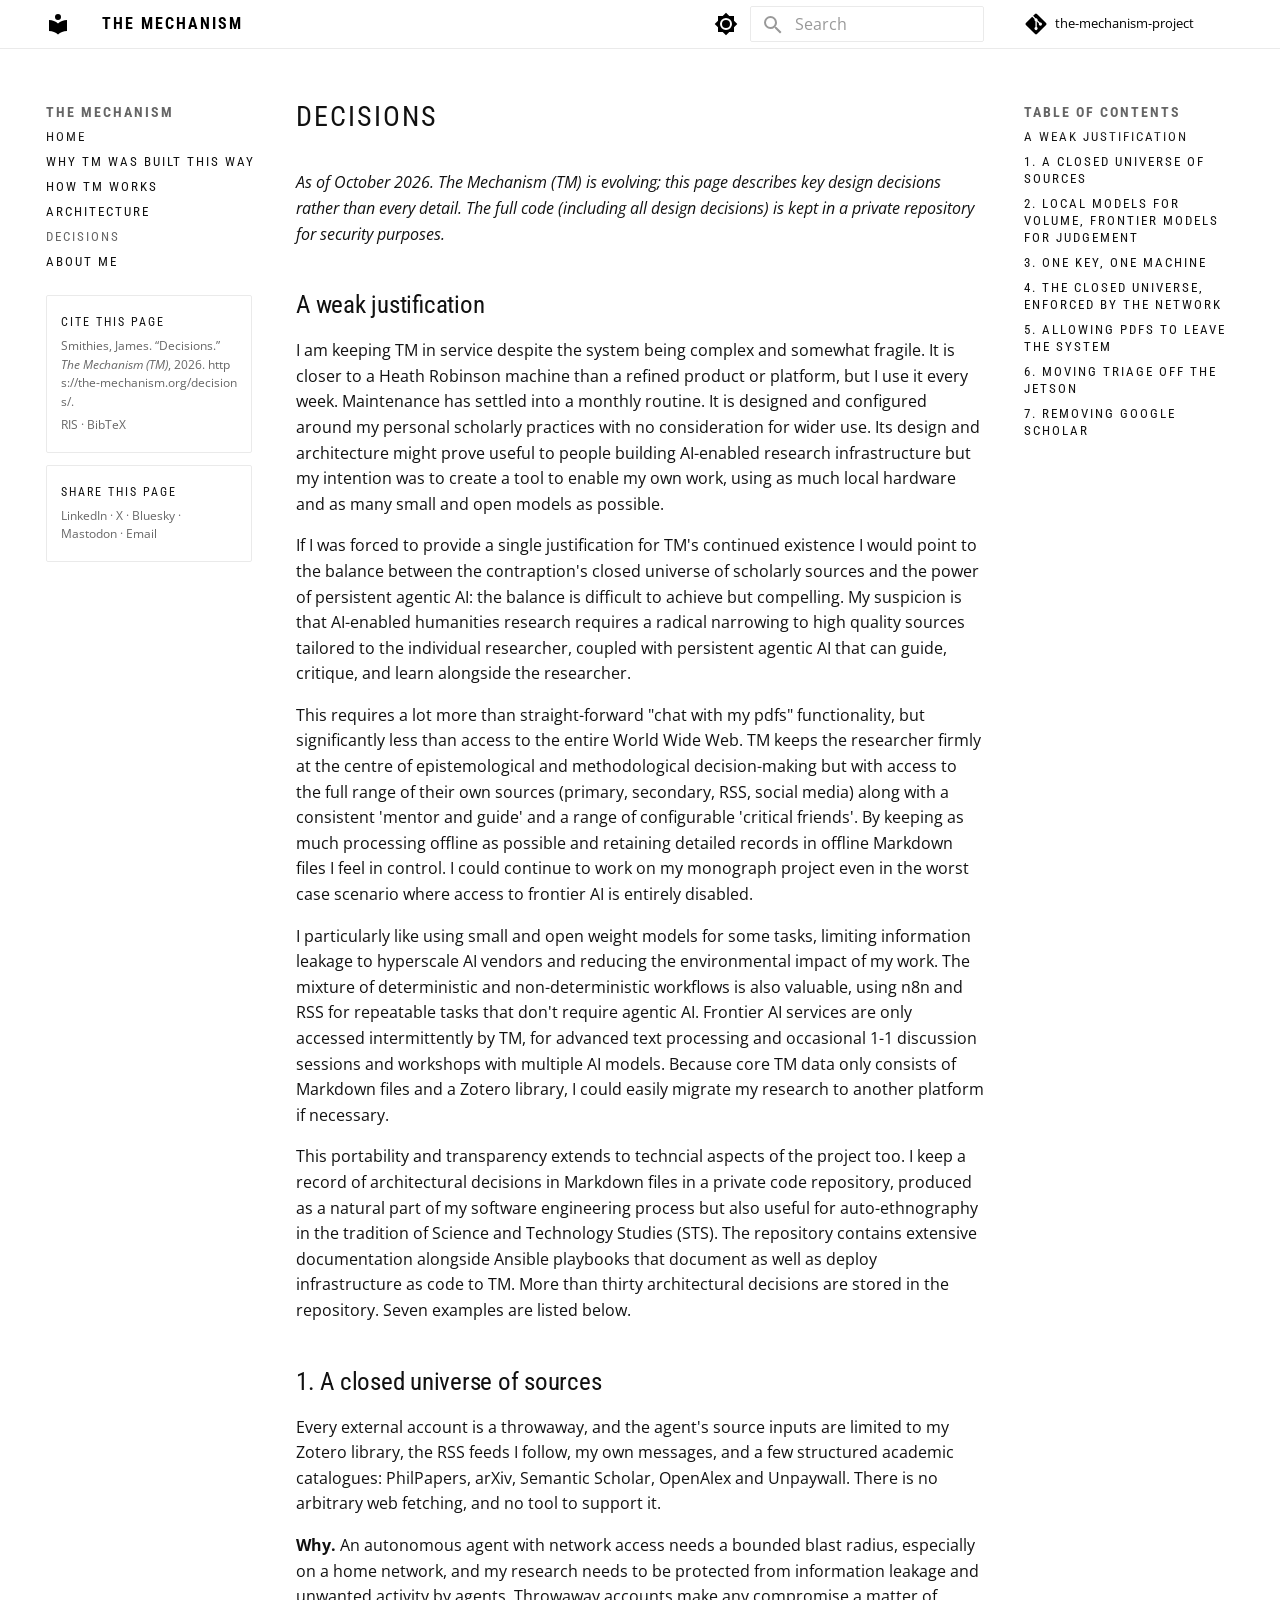
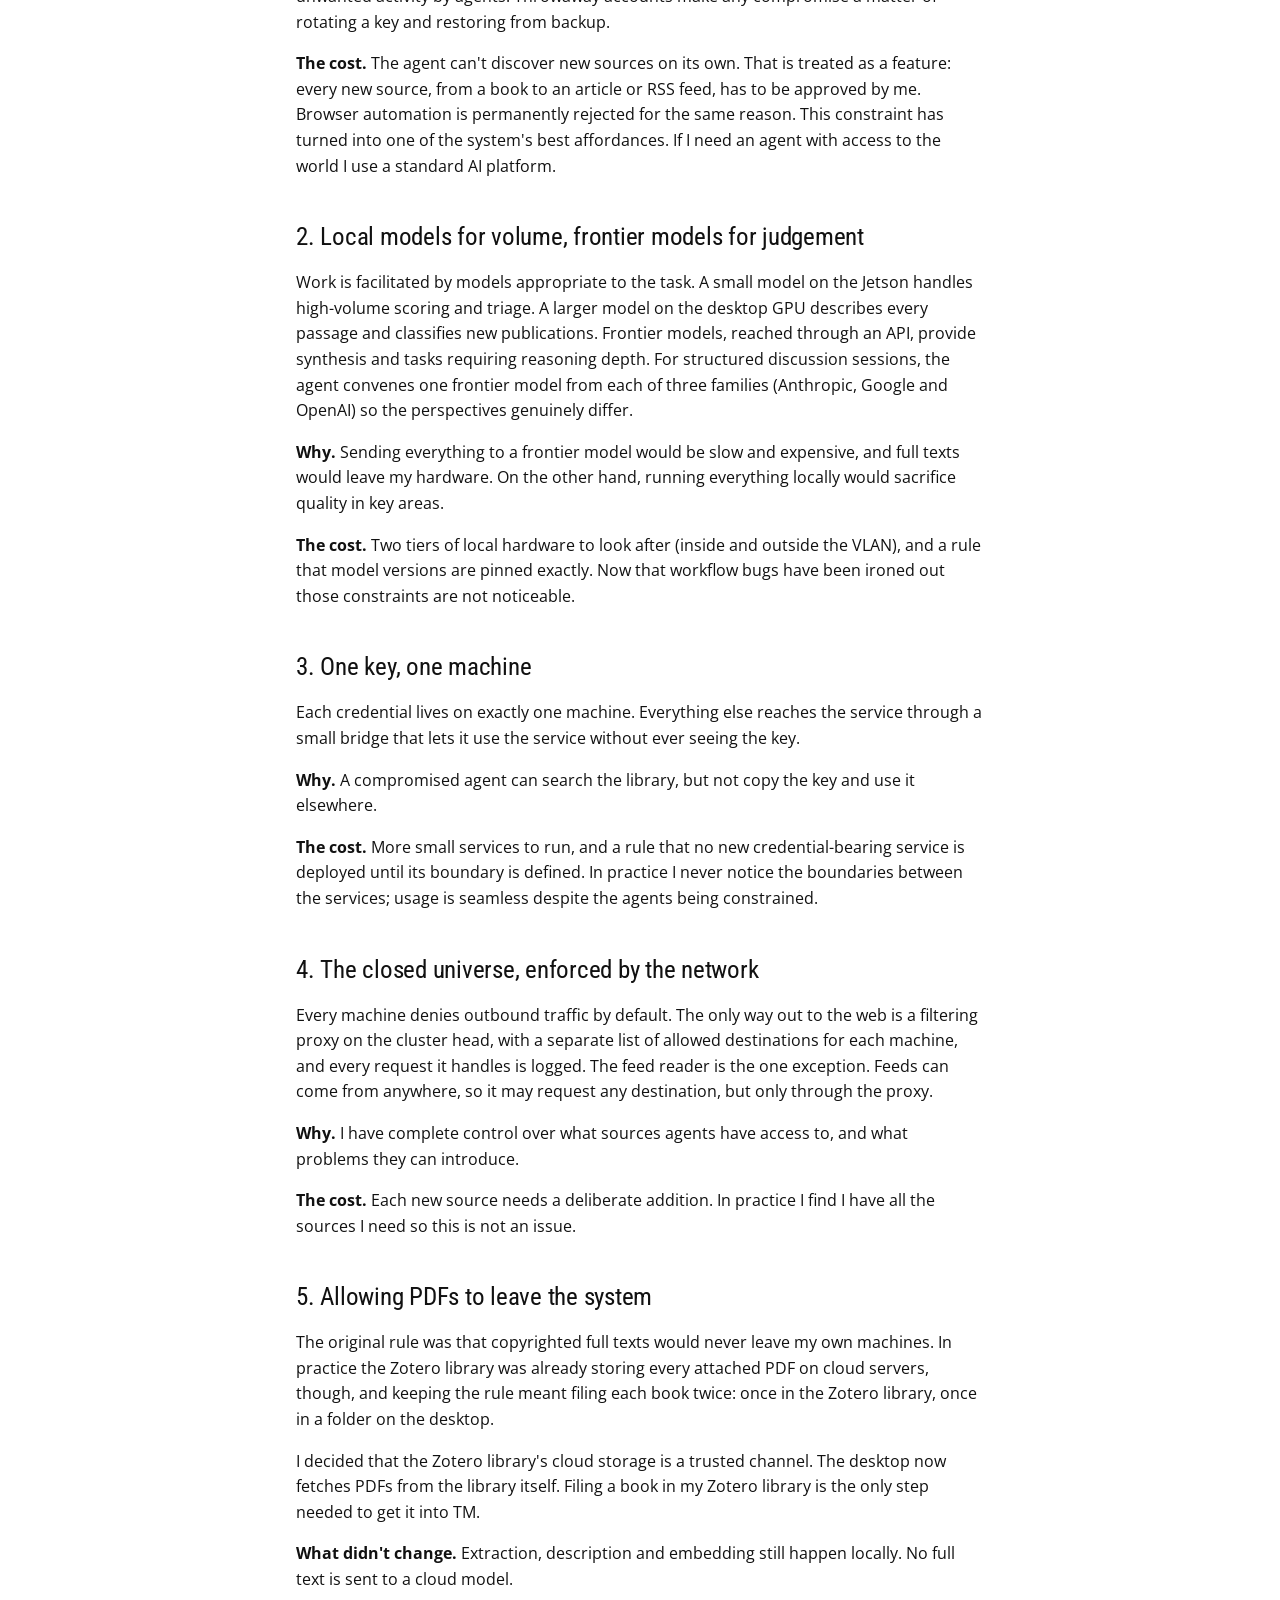
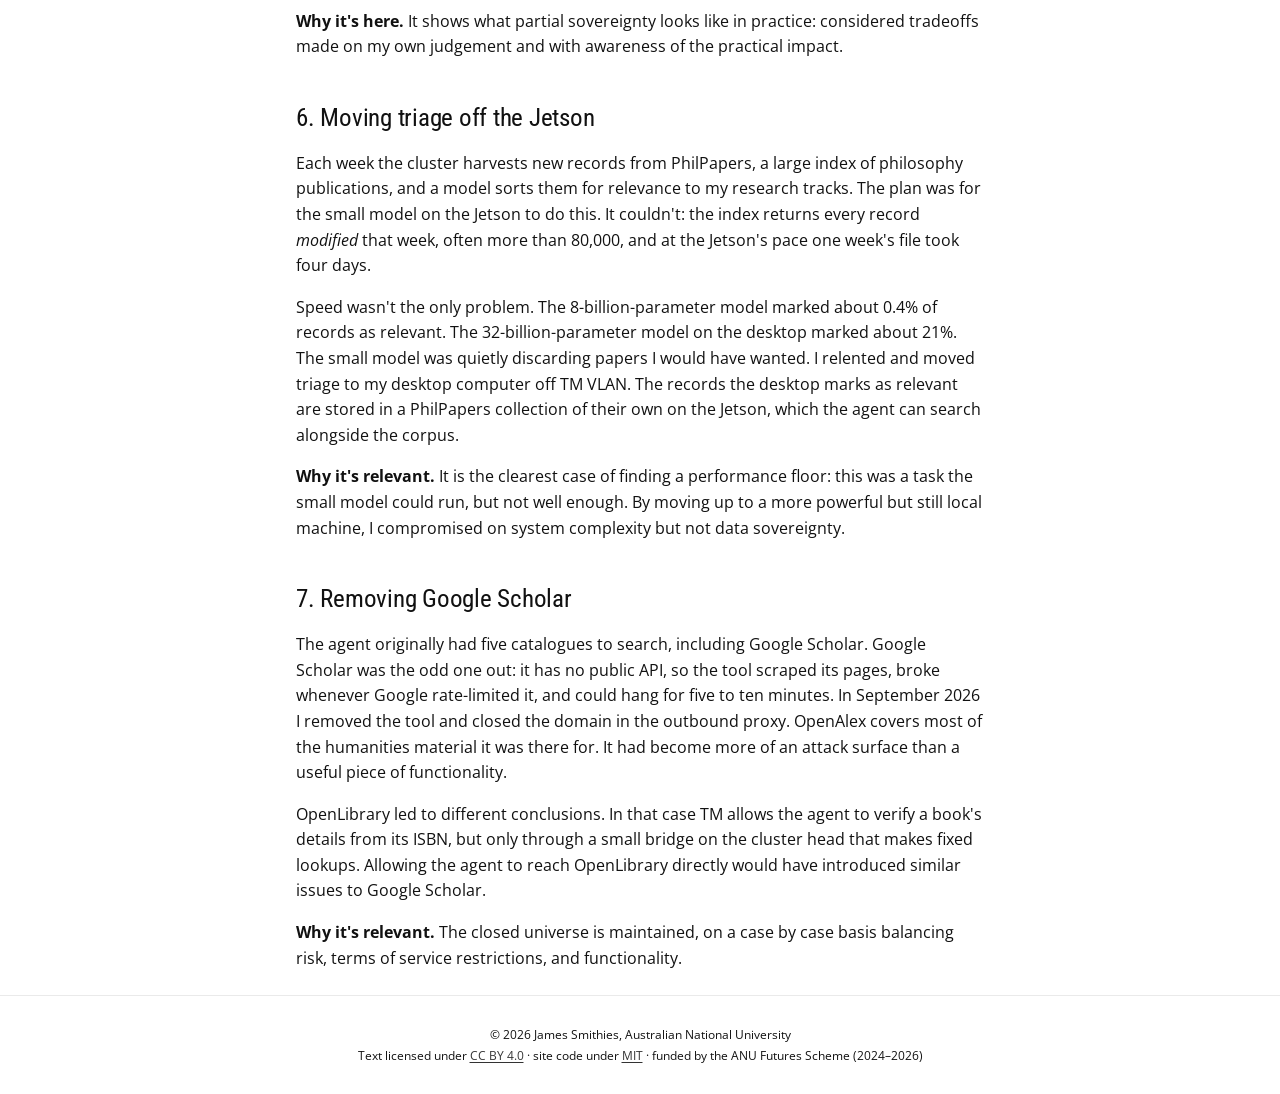
<file: decisions/index.html>
<!doctype html>
<html lang="en" class="no-js">
  <head>
    
      <meta charset="utf-8">
      <meta name="viewport" content="width=device-width,initial-scale=1">
      
        <meta name="description" content="Technical documentation for a research cluster built from found hardware as an exercise in critical technical practice.">
      
      
        <meta name="author" content="James Smithies">
      
      
        <link rel="canonical" href="https://the-mechanism.org/decisions/">
      
      
        <link rel="prev" href="../architecture/">
      
      
        <link rel="next" href="../about/">
      
      
      <link rel="icon" href="../assets/images/favicon.png">
      <meta name="generator" content="mkdocs-1.6.1, mkdocs-material-9.5.39">
    
    
      
        <title>Decisions - The Mechanism</title>
      
    
    
      <link rel="stylesheet" href="../assets/stylesheets/main.8c3ca2c6.min.css">
      
        
        <link rel="stylesheet" href="../assets/stylesheets/palette.06af60db.min.css">
      
      


    
    
      
    
    
      
        
        
        <link rel="preconnect" href="https://fonts.gstatic.com" crossorigin>
        <link rel="stylesheet" href="https://fonts.googleapis.com/css?family=Open+Sans:300,300i,400,400i,700,700i%7CRoboto+Mono:400,400i,700,700i&display=fallback">
        <style>:root{--md-text-font:"Open Sans";--md-code-font:"Roboto Mono"}</style>
      
    
    
      <link rel="stylesheet" href="../stylesheets/extra.css">
    
    <script>__md_scope=new URL("..",location),__md_hash=e=>[...e].reduce(((e,_)=>(e<<5)-e+_.charCodeAt(0)),0),__md_get=(e,_=localStorage,t=__md_scope)=>JSON.parse(_.getItem(t.pathname+"."+e)),__md_set=(e,_,t=localStorage,a=__md_scope)=>{try{t.setItem(a.pathname+"."+e,JSON.stringify(_))}catch(e){}}</script>
    
      
  


  

  <script data-goatcounter="https://jamessmithies.goatcounter.com/count" async src="https://gc.zgo.at/count.js"></script>

  
    <script>"undefined"!=typeof __md_analytics&&__md_analytics()</script>
  

    
    
    
  <meta name="DC.title" content="Decisions">
  <meta name="DC.creator" content="Smithies, James">
  <meta name="DC.date" content="2026-10-30">
  <meta name="DC.language" content="en">
  <meta name="DC.identifier" content="https://the-mechanism.org/decisions/">
  <meta property="og:type" content="website">
  <meta property="og:site_name" content="The Mechanism (TM)">
  <meta property="og:title" content="Decisions">
  <meta property="og:url" content="https://the-mechanism.org/decisions/">
  <meta property="og:description" content="Technical documentation for a research cluster built from found hardware as an exercise in critical technical practice.">
  <meta property="og:image" content="https://the-mechanism.org/assets/the_mechanism_poster.jpg">
  <meta property="og:image:width" content="1920">
  <meta property="og:image:height" content="1080">
  <meta name="twitter:card" content="summary_large_image">
  <meta name="author" content="James Smithies">

  </head>
  
  
    
    
      
    
    
    
    
    <body dir="ltr" data-md-color-scheme="default" data-md-color-primary="custom" data-md-color-accent="custom">
  
    
    <input class="md-toggle" data-md-toggle="drawer" type="checkbox" id="__drawer" autocomplete="off">
    <input class="md-toggle" data-md-toggle="search" type="checkbox" id="__search" autocomplete="off">
    <label class="md-overlay" for="__drawer"></label>
    <div data-md-component="skip">
      
        
        <a href="#decisions" class="md-skip">
          Skip to content
        </a>
      
    </div>
    <div data-md-component="announce">
      
    </div>
    
    
      

  

<header class="md-header md-header--shadow" data-md-component="header">
  <nav class="md-header__inner md-grid" aria-label="Header">
    <a href=".." title="The Mechanism" class="md-header__button md-logo" aria-label="The Mechanism" data-md-component="logo">
      
  
  <svg xmlns="http://www.w3.org/2000/svg" viewBox="0 0 24 24"><path d="M12 8a3 3 0 0 0 3-3 3 3 0 0 0-3-3 3 3 0 0 0-3 3 3 3 0 0 0 3 3m0 3.54C9.64 9.35 6.5 8 3 8v11c3.5 0 6.64 1.35 9 3.54 2.36-2.19 5.5-3.54 9-3.54V8c-3.5 0-6.64 1.35-9 3.54"/></svg>

    </a>
    <label class="md-header__button md-icon" for="__drawer">
      
      <svg xmlns="http://www.w3.org/2000/svg" viewBox="0 0 24 24"><path d="M3 6h18v2H3zm0 5h18v2H3zm0 5h18v2H3z"/></svg>
    </label>
    <div class="md-header__title" data-md-component="header-title">
      <div class="md-header__ellipsis">
        <div class="md-header__topic">
          <span class="md-ellipsis">
            The Mechanism
          </span>
        </div>
        <div class="md-header__topic" data-md-component="header-topic">
          <span class="md-ellipsis">
            
              Decisions
            
          </span>
        </div>
      </div>
    </div>
    
      
        <form class="md-header__option" data-md-component="palette">
  
    
    
    
    <input class="md-option" data-md-color-media="(prefers-color-scheme: light)" data-md-color-scheme="default" data-md-color-primary="custom" data-md-color-accent="custom"  aria-label="Switch to dark mode"  type="radio" name="__palette" id="__palette_0">
    
      <label class="md-header__button md-icon" title="Switch to dark mode" for="__palette_1" hidden>
        <svg xmlns="http://www.w3.org/2000/svg" viewBox="0 0 24 24"><path d="M12 8a4 4 0 0 0-4 4 4 4 0 0 0 4 4 4 4 0 0 0 4-4 4 4 0 0 0-4-4m0 10a6 6 0 0 1-6-6 6 6 0 0 1 6-6 6 6 0 0 1 6 6 6 6 0 0 1-6 6m8-9.31V4h-4.69L12 .69 8.69 4H4v4.69L.69 12 4 15.31V20h4.69L12 23.31 15.31 20H20v-4.69L23.31 12z"/></svg>
      </label>
    
  
    
    
    
    <input class="md-option" data-md-color-media="(prefers-color-scheme: dark)" data-md-color-scheme="slate" data-md-color-primary="custom" data-md-color-accent="custom"  aria-label="Switch to light mode"  type="radio" name="__palette" id="__palette_1">
    
      <label class="md-header__button md-icon" title="Switch to light mode" for="__palette_0" hidden>
        <svg xmlns="http://www.w3.org/2000/svg" viewBox="0 0 24 24"><path d="M12 18c-.89 0-1.74-.2-2.5-.55C11.56 16.5 13 14.42 13 12s-1.44-4.5-3.5-5.45C10.26 6.2 11.11 6 12 6a6 6 0 0 1 6 6 6 6 0 0 1-6 6m8-9.31V4h-4.69L12 .69 8.69 4H4v4.69L.69 12 4 15.31V20h4.69L12 23.31 15.31 20H20v-4.69L23.31 12z"/></svg>
      </label>
    
  
</form>
      
    
    
      <script>var palette=__md_get("__palette");if(palette&&palette.color){if("(prefers-color-scheme)"===palette.color.media){var media=matchMedia("(prefers-color-scheme: light)"),input=document.querySelector(media.matches?"[data-md-color-media='(prefers-color-scheme: light)']":"[data-md-color-media='(prefers-color-scheme: dark)']");palette.color.media=input.getAttribute("data-md-color-media"),palette.color.scheme=input.getAttribute("data-md-color-scheme"),palette.color.primary=input.getAttribute("data-md-color-primary"),palette.color.accent=input.getAttribute("data-md-color-accent")}for(var[key,value]of Object.entries(palette.color))document.body.setAttribute("data-md-color-"+key,value)}</script>
    
    
    
      <label class="md-header__button md-icon" for="__search">
        
        <svg xmlns="http://www.w3.org/2000/svg" viewBox="0 0 24 24"><path d="M9.5 3A6.5 6.5 0 0 1 16 9.5c0 1.61-.59 3.09-1.56 4.23l.27.27h.79l5 5-1.5 1.5-5-5v-.79l-.27-.27A6.52 6.52 0 0 1 9.5 16 6.5 6.5 0 0 1 3 9.5 6.5 6.5 0 0 1 9.5 3m0 2C7 5 5 7 5 9.5S7 14 9.5 14 14 12 14 9.5 12 5 9.5 5"/></svg>
      </label>
      <div class="md-search" data-md-component="search" role="dialog">
  <label class="md-search__overlay" for="__search"></label>
  <div class="md-search__inner" role="search">
    <form class="md-search__form" name="search">
      <input type="text" class="md-search__input" name="query" aria-label="Search" placeholder="Search" autocapitalize="off" autocorrect="off" autocomplete="off" spellcheck="false" data-md-component="search-query" required>
      <label class="md-search__icon md-icon" for="__search">
        
        <svg xmlns="http://www.w3.org/2000/svg" viewBox="0 0 24 24"><path d="M9.5 3A6.5 6.5 0 0 1 16 9.5c0 1.61-.59 3.09-1.56 4.23l.27.27h.79l5 5-1.5 1.5-5-5v-.79l-.27-.27A6.52 6.52 0 0 1 9.5 16 6.5 6.5 0 0 1 3 9.5 6.5 6.5 0 0 1 9.5 3m0 2C7 5 5 7 5 9.5S7 14 9.5 14 14 12 14 9.5 12 5 9.5 5"/></svg>
        
        <svg xmlns="http://www.w3.org/2000/svg" viewBox="0 0 24 24"><path d="M20 11v2H8l5.5 5.5-1.42 1.42L4.16 12l7.92-7.92L13.5 5.5 8 11z"/></svg>
      </label>
      <nav class="md-search__options" aria-label="Search">
        
        <button type="reset" class="md-search__icon md-icon" title="Clear" aria-label="Clear" tabindex="-1">
          
          <svg xmlns="http://www.w3.org/2000/svg" viewBox="0 0 24 24"><path d="M19 6.41 17.59 5 12 10.59 6.41 5 5 6.41 10.59 12 5 17.59 6.41 19 12 13.41 17.59 19 19 17.59 13.41 12z"/></svg>
        </button>
      </nav>
      
    </form>
    <div class="md-search__output">
      <div class="md-search__scrollwrap" tabindex="0" data-md-scrollfix>
        <div class="md-search-result" data-md-component="search-result">
          <div class="md-search-result__meta">
            Initializing search
          </div>
          <ol class="md-search-result__list" role="presentation"></ol>
        </div>
      </div>
    </div>
  </div>
</div>
    
    
      <div class="md-header__source">
        <a href="https://github.com/jamessmithies/the-mechanism-project" title="Go to repository" class="md-source" data-md-component="source">
  <div class="md-source__icon md-icon">
    
    <svg xmlns="http://www.w3.org/2000/svg" viewBox="0 0 448 512"><!--! Font Awesome Free 6.6.0 by @fontawesome - https://fontawesome.com License - https://fontawesome.com/license/free (Icons: CC BY 4.0, Fonts: SIL OFL 1.1, Code: MIT License) Copyright 2024 Fonticons, Inc.--><path d="M439.55 236.05 244 40.45a28.87 28.87 0 0 0-40.81 0l-40.66 40.63 51.52 51.52c27.06-9.14 52.68 16.77 43.39 43.68l49.66 49.66c34.23-11.8 61.18 31 35.47 56.69-26.49 26.49-70.21-2.87-56-37.34L240.22 199v121.85c25.3 12.54 22.26 41.85 9.08 55a34.34 34.34 0 0 1-48.55 0c-17.57-17.6-11.07-46.91 11.25-56v-123c-20.8-8.51-24.6-30.74-18.64-45L142.57 101 8.45 235.14a28.86 28.86 0 0 0 0 40.81l195.61 195.6a28.86 28.86 0 0 0 40.8 0l194.69-194.69a28.86 28.86 0 0 0 0-40.81"/></svg>
  </div>
  <div class="md-source__repository">
    the-mechanism-project
  </div>
</a>
      </div>
    
  </nav>
  
</header>
    
    <div class="md-container" data-md-component="container">
      
      
        
          
        
      
      <main class="md-main" data-md-component="main">
        <div class="md-main__inner md-grid">
          
            
              
              <div class="md-sidebar md-sidebar--primary" data-md-component="sidebar" data-md-type="navigation" >
                <div class="md-sidebar__scrollwrap">
                  <div class="md-sidebar__inner">
                    



<nav class="md-nav md-nav--primary" aria-label="Navigation" data-md-level="0">
  <label class="md-nav__title" for="__drawer">
    <a href=".." title="The Mechanism" class="md-nav__button md-logo" aria-label="The Mechanism" data-md-component="logo">
      
  
  <svg xmlns="http://www.w3.org/2000/svg" viewBox="0 0 24 24"><path d="M12 8a3 3 0 0 0 3-3 3 3 0 0 0-3-3 3 3 0 0 0-3 3 3 3 0 0 0 3 3m0 3.54C9.64 9.35 6.5 8 3 8v11c3.5 0 6.64 1.35 9 3.54 2.36-2.19 5.5-3.54 9-3.54V8c-3.5 0-6.64 1.35-9 3.54"/></svg>

    </a>
    The Mechanism
  </label>
  
    <div class="md-nav__source">
      <a href="https://github.com/jamessmithies/the-mechanism-project" title="Go to repository" class="md-source" data-md-component="source">
  <div class="md-source__icon md-icon">
    
    <svg xmlns="http://www.w3.org/2000/svg" viewBox="0 0 448 512"><!--! Font Awesome Free 6.6.0 by @fontawesome - https://fontawesome.com License - https://fontawesome.com/license/free (Icons: CC BY 4.0, Fonts: SIL OFL 1.1, Code: MIT License) Copyright 2024 Fonticons, Inc.--><path d="M439.55 236.05 244 40.45a28.87 28.87 0 0 0-40.81 0l-40.66 40.63 51.52 51.52c27.06-9.14 52.68 16.77 43.39 43.68l49.66 49.66c34.23-11.8 61.18 31 35.47 56.69-26.49 26.49-70.21-2.87-56-37.34L240.22 199v121.85c25.3 12.54 22.26 41.85 9.08 55a34.34 34.34 0 0 1-48.55 0c-17.57-17.6-11.07-46.91 11.25-56v-123c-20.8-8.51-24.6-30.74-18.64-45L142.57 101 8.45 235.14a28.86 28.86 0 0 0 0 40.81l195.61 195.6a28.86 28.86 0 0 0 40.8 0l194.69-194.69a28.86 28.86 0 0 0 0-40.81"/></svg>
  </div>
  <div class="md-source__repository">
    the-mechanism-project
  </div>
</a>
    </div>
  
  <ul class="md-nav__list" data-md-scrollfix>
    
      
      
  
  
  
  
    <li class="md-nav__item">
      <a href=".." class="md-nav__link">
        
  
  <span class="md-ellipsis">
    Home
  </span>
  

      </a>
    </li>
  

    
      
      
  
  
  
  
    <li class="md-nav__item">
      <a href="../why/" class="md-nav__link">
        
  
  <span class="md-ellipsis">
    Why TM was built this way
  </span>
  

      </a>
    </li>
  

    
      
      
  
  
  
  
    <li class="md-nav__item">
      <a href="../how-it-works/" class="md-nav__link">
        
  
  <span class="md-ellipsis">
    How TM works
  </span>
  

      </a>
    </li>
  

    
      
      
  
  
  
  
    <li class="md-nav__item">
      <a href="../architecture/" class="md-nav__link">
        
  
  <span class="md-ellipsis">
    Architecture
  </span>
  

      </a>
    </li>
  

    
      
      
  
  
    
  
  
  
    <li class="md-nav__item md-nav__item--active">
      
      <input class="md-nav__toggle md-toggle" type="checkbox" id="__toc">
      
      
        
      
      
        <label class="md-nav__link md-nav__link--active" for="__toc">
          
  
  <span class="md-ellipsis">
    Decisions
  </span>
  

          <span class="md-nav__icon md-icon"></span>
        </label>
      
      <a href="./" class="md-nav__link md-nav__link--active">
        
  
  <span class="md-ellipsis">
    Decisions
  </span>
  

      </a>
      
        

<nav class="md-nav md-nav--secondary" aria-label="Table of contents">
  
  
  
    
  
  
    <label class="md-nav__title" for="__toc">
      <span class="md-nav__icon md-icon"></span>
      Table of contents
    </label>
    <ul class="md-nav__list" data-md-component="toc" data-md-scrollfix>
      
        <li class="md-nav__item">
  <a href="#a-weak-justification" class="md-nav__link">
    <span class="md-ellipsis">
      A weak justification
    </span>
  </a>
  
</li>
      
        <li class="md-nav__item">
  <a href="#1-a-closed-universe-of-sources" class="md-nav__link">
    <span class="md-ellipsis">
      1. A closed universe of sources
    </span>
  </a>
  
</li>
      
        <li class="md-nav__item">
  <a href="#2-local-models-for-volume-frontier-models-for-judgement" class="md-nav__link">
    <span class="md-ellipsis">
      2. Local models for volume, frontier models for judgement
    </span>
  </a>
  
</li>
      
        <li class="md-nav__item">
  <a href="#3-one-key-one-machine" class="md-nav__link">
    <span class="md-ellipsis">
      3. One key, one machine
    </span>
  </a>
  
</li>
      
        <li class="md-nav__item">
  <a href="#4-the-closed-universe-enforced-by-the-network" class="md-nav__link">
    <span class="md-ellipsis">
      4. The closed universe, enforced by the network
    </span>
  </a>
  
</li>
      
        <li class="md-nav__item">
  <a href="#5-allowing-pdfs-to-leave-the-system" class="md-nav__link">
    <span class="md-ellipsis">
      5. Allowing PDFs to leave the system
    </span>
  </a>
  
</li>
      
        <li class="md-nav__item">
  <a href="#6-moving-triage-off-the-jetson" class="md-nav__link">
    <span class="md-ellipsis">
      6. Moving triage off the Jetson
    </span>
  </a>
  
</li>
      
        <li class="md-nav__item">
  <a href="#7-removing-google-scholar" class="md-nav__link">
    <span class="md-ellipsis">
      7. Removing Google Scholar
    </span>
  </a>
  
</li>
      
    </ul>
  
</nav>
      
    </li>
  

    
      
      
  
  
  
  
    <li class="md-nav__item">
      <a href="../about/" class="md-nav__link">
        
  
  <span class="md-ellipsis">
    About Me
  </span>
  

      </a>
    </li>
  

    
  </ul>
</nav>




<aside class="tm-cite tm-cite--nav">
  <p class="tm-cite__label">Cite this page</p>
  <p>
    Smithies, James. “Decisions.” <em>The Mechanism (TM)</em>, 2026.
    <a href="https://the-mechanism.org/decisions/">https://the-mechanism.org/decisions/</a>.
  </p>
  <p class="tm-cite__files">
    <a href="https://the-mechanism.org/decisions/cite.ris" download>RIS</a> ·
    <a href="https://the-mechanism.org/decisions/cite.bib" download>BibTeX</a>
  </p>
</aside>




<aside class="tm-cite tm-share">
  <p class="tm-cite__label">Share this page</p>
  <p class="tm-share__links">
    <a href="https://www.linkedin.com/sharing/share-offsite/?url=https%3A//the-mechanism.org/decisions/" target="_blank" rel="noopener">LinkedIn</a> ·
    <a href="https://x.com/intent/post?url=https%3A//the-mechanism.org/decisions/&amp;text=Decisions%20%C2%B7%20The%20Mechanism%20%28TM%29" target="_blank" rel="noopener">X</a> ·
    <a href="https://bsky.app/intent/compose?text=Decisions%20%C2%B7%20The%20Mechanism%20%28TM%29%20https%3A//the-mechanism.org/decisions/" target="_blank" rel="noopener">Bluesky</a> ·
    <a class="tm-share__mastodon" href="https://hachyderm.io/share?text=Decisions%20%C2%B7%20The%20Mechanism%20%28TM%29%20https%3A//the-mechanism.org/decisions/" data-share-text="Decisions%20%C2%B7%20The%20Mechanism%20%28TM%29%20https%3A//the-mechanism.org/decisions/" target="_blank" rel="noopener">Mastodon</a> ·
    <a href="mailto:?subject=Decisions%20%C2%B7%20The%20Mechanism%20%28TM%29&amp;body=https%3A//the-mechanism.org/decisions/">Email</a>
  </p>
</aside>
<script>
  /* Mastodon has no central share page: each server has its own /share. Ask the visitor for their
     server once, remember it in this browser, and fall back to the plain link if anything fails. */
  document.querySelectorAll(".tm-share__mastodon").forEach(function (link) {
    link.addEventListener("click", function (event) {
      var saved = "";
      try { saved = localStorage.getItem("tm-mastodon-server") || ""; } catch (e) {}
      var answer = window.prompt("Your Mastodon server (e.g. mastodon.social):", saved);
      if (answer === null) { event.preventDefault(); return; }
      var server = answer.trim().replace(/^https?:\/\//i, "").replace(/^@?[^@\/]*@/, "").split("/")[0].toLowerCase();
      if (!/^[a-z0-9.-]+\.[a-z]{2,}$/.test(server)) { event.preventDefault(); return; }
      try { localStorage.setItem("tm-mastodon-server", server); } catch (e) {}
      link.href = "https://" + server + "/share?text=" + link.dataset.shareText;
    });
  });
</script>
                  </div>
                </div>
              </div>
            
            
              
              <div class="md-sidebar md-sidebar--secondary" data-md-component="sidebar" data-md-type="toc" >
                <div class="md-sidebar__scrollwrap">
                  <div class="md-sidebar__inner">
                    

<nav class="md-nav md-nav--secondary" aria-label="Table of contents">
  
  
  
    
  
  
    <label class="md-nav__title" for="__toc">
      <span class="md-nav__icon md-icon"></span>
      Table of contents
    </label>
    <ul class="md-nav__list" data-md-component="toc" data-md-scrollfix>
      
        <li class="md-nav__item">
  <a href="#a-weak-justification" class="md-nav__link">
    <span class="md-ellipsis">
      A weak justification
    </span>
  </a>
  
</li>
      
        <li class="md-nav__item">
  <a href="#1-a-closed-universe-of-sources" class="md-nav__link">
    <span class="md-ellipsis">
      1. A closed universe of sources
    </span>
  </a>
  
</li>
      
        <li class="md-nav__item">
  <a href="#2-local-models-for-volume-frontier-models-for-judgement" class="md-nav__link">
    <span class="md-ellipsis">
      2. Local models for volume, frontier models for judgement
    </span>
  </a>
  
</li>
      
        <li class="md-nav__item">
  <a href="#3-one-key-one-machine" class="md-nav__link">
    <span class="md-ellipsis">
      3. One key, one machine
    </span>
  </a>
  
</li>
      
        <li class="md-nav__item">
  <a href="#4-the-closed-universe-enforced-by-the-network" class="md-nav__link">
    <span class="md-ellipsis">
      4. The closed universe, enforced by the network
    </span>
  </a>
  
</li>
      
        <li class="md-nav__item">
  <a href="#5-allowing-pdfs-to-leave-the-system" class="md-nav__link">
    <span class="md-ellipsis">
      5. Allowing PDFs to leave the system
    </span>
  </a>
  
</li>
      
        <li class="md-nav__item">
  <a href="#6-moving-triage-off-the-jetson" class="md-nav__link">
    <span class="md-ellipsis">
      6. Moving triage off the Jetson
    </span>
  </a>
  
</li>
      
        <li class="md-nav__item">
  <a href="#7-removing-google-scholar" class="md-nav__link">
    <span class="md-ellipsis">
      7. Removing Google Scholar
    </span>
  </a>
  
</li>
      
    </ul>
  
</nav>
                  </div>
                </div>
              </div>
            
          
          
            <div class="md-content" data-md-component="content">
              <article class="md-content__inner md-typeset">
                
                  

  
  


<h1 id="decisions">Decisions<a class="headerlink" href="#decisions" title="Permanent link">&para;</a></h1>
<p><em>As of October 2026. The Mechanism (TM) is evolving; this page describes key design decisions rather than every detail. The full code (including all design decisions) is kept in a private repository for security purposes.</em></p>
<h2 id="a-weak-justification">A weak justification<a class="headerlink" href="#a-weak-justification" title="Permanent link">&para;</a></h2>
<p>I am keeping TM in service despite the system being complex and somewhat fragile. It is closer to a Heath Robinson machine than a refined product or platform, but I use it every week. Maintenance has settled into a monthly routine. It is designed and configured around my personal scholarly practices with no consideration for wider use. Its design and architecture might prove useful to people building AI-enabled research infrastructure but my intention was to create a tool to enable my own work, using as much local hardware and as many small and open models as possible. </p>
<p>If I was forced to provide a single justification for TM's continued existence I would point to the balance between the contraption's closed universe of scholarly sources and the power of persistent agentic AI: the balance is difficult to achieve but compelling. My suspicion is that AI-enabled humanities research requires a radical narrowing to high quality sources tailored to the individual researcher, coupled with persistent agentic AI that can guide, critique, and learn alongside the researcher.  </p>
<p>This requires a lot more than straight-forward "chat with my pdfs" functionality, but significantly less than access to the entire World Wide Web. TM keeps the researcher firmly at the centre of epistemological and methodological decision-making but with access to the full range of their own sources (primary, secondary, RSS, social media) along with a consistent 'mentor and guide' and a range of configurable 'critical friends'. By keeping as much processing offline as possible and retaining detailed records in offline Markdown files I feel in control. I could continue to work on my monograph project even in the worst case scenario where access to frontier AI is entirely disabled. </p>
<p>I particularly like using small and open weight models for some tasks, limiting information leakage to hyperscale AI vendors and reducing the environmental impact of my work. The mixture of deterministic and non-deterministic workflows is also valuable, using n8n and RSS for repeatable tasks that don't require agentic AI. Frontier AI services are only accessed intermittently by TM, for advanced text processing and occasional 1-1 discussion sessions and workshops with multiple AI models. Because core TM data only consists of Markdown files and a Zotero library, I could easily migrate my research to another platform if necessary. </p>
<p>This portability and transparency extends to techncial aspects of the project too. I keep a record of architectural decisions in Markdown files in a private code repository, produced as a natural part of my software engineering process but also useful for auto-ethnography in the tradition of Science and Technology Studies (STS). The repository contains extensive documentation alongside Ansible playbooks that document as well as deploy infrastructure as code to TM. More than thirty architectural decisions are stored in the repository. Seven examples are listed below.</p>
<h2 id="1-a-closed-universe-of-sources">1. A closed universe of sources<a class="headerlink" href="#1-a-closed-universe-of-sources" title="Permanent link">&para;</a></h2>
<p>Every external account is a throwaway, and the agent's source inputs are limited to my Zotero library, the RSS feeds I
follow, my own messages, and a few structured academic catalogues: PhilPapers, arXiv, Semantic Scholar, OpenAlex and Unpaywall. There is no arbitrary web
fetching, and no tool to support it.</p>
<p><strong>Why.</strong> An autonomous agent with network access needs a bounded blast radius, especially on a home network, and my research needs to be protected from information leakage and unwanted activity by agents. Throwaway accounts make any compromise a matter of
rotating a key and restoring from backup.</p>
<p><strong>The cost.</strong> The agent can't discover new sources on its own. That is treated as a feature: every
new source, from a book to an article or RSS feed, has to be approved by me. Browser automation is permanently rejected for the same reason. This constraint has turned into one of the system's best affordances. If I need an agent with access to the world I use a standard AI platform.</p>
<h2 id="2-local-models-for-volume-frontier-models-for-judgement">2. Local models for volume, frontier models for judgement<a class="headerlink" href="#2-local-models-for-volume-frontier-models-for-judgement" title="Permanent link">&para;</a></h2>
<p>Work is facilitated by models appropriate to the task. A small model on the Jetson handles high-volume scoring and triage.
A larger model on the desktop GPU describes every passage and classifies new publications. Frontier
models, reached through an API, provide synthesis and tasks requiring reasoning depth. For structured
discussion sessions, the agent convenes one frontier model from each of three families (Anthropic,
Google and OpenAI) so the perspectives genuinely differ.</p>
<p><strong>Why.</strong> Sending everything to a frontier model would be slow and expensive, and full texts would
leave my hardware. On the other hand, running everything locally would sacrifice quality in key areas.</p>
<p><strong>The cost.</strong> Two tiers of local hardware to look after (inside and outside the VLAN), and a rule that model versions are pinned
exactly. Now that workflow bugs have been ironed out those constraints are not noticeable.</p>
<h2 id="3-one-key-one-machine">3. One key, one machine<a class="headerlink" href="#3-one-key-one-machine" title="Permanent link">&para;</a></h2>
<p>Each credential lives on exactly one machine. Everything else reaches the service through a small
bridge that lets it use the service without ever seeing the key.</p>
<p><strong>Why.</strong> A compromised agent can search the library, but not copy the key and use it elsewhere.</p>
<p><strong>The cost.</strong> More small services to run, and a rule that no new credential-bearing service is
deployed until its boundary is defined. In practice I never notice the boundaries between the services; usage is seamless despite the agents being constrained.</p>
<h2 id="4-the-closed-universe-enforced-by-the-network">4. The closed universe, enforced by the network<a class="headerlink" href="#4-the-closed-universe-enforced-by-the-network" title="Permanent link">&para;</a></h2>
<p>Every machine denies outbound traffic by default. The only way out to the web is a filtering
proxy on the cluster head, with a separate list of allowed destinations for each machine, and every
request it handles is logged. The feed reader is the one exception. Feeds can come from anywhere, so
it may request any destination, but only through the proxy.</p>
<p><strong>Why.</strong> I have complete control over what sources agents have access to, and what problems they can introduce.</p>
<p><strong>The cost.</strong> Each new source needs a deliberate addition. In practice I find I have all the sources I need so this is not an issue.</p>
<h2 id="5-allowing-pdfs-to-leave-the-system">5. Allowing PDFs to leave the system<a class="headerlink" href="#5-allowing-pdfs-to-leave-the-system" title="Permanent link">&para;</a></h2>
<p>The original rule was that copyrighted full texts would never leave my own machines. In practice
the Zotero library was already storing every attached PDF on cloud servers, though, and keeping the
rule meant filing each book twice: once in the Zotero library, once in a folder on the desktop.</p>
<p>I decided that the Zotero library's cloud storage is a trusted channel. The desktop now fetches PDFs from the library
itself. Filing a book in my Zotero library is the only step needed to get it into TM.</p>
<p><strong>What didn't change.</strong> Extraction, description and embedding still happen locally. No full text is
sent to a cloud model.</p>
<p><strong>Why it's here.</strong> It shows what partial sovereignty looks like in practice: considered tradeoffs made on my own judgement and with awareness of the practical impact.</p>
<h2 id="6-moving-triage-off-the-jetson">6. Moving triage off the Jetson<a class="headerlink" href="#6-moving-triage-off-the-jetson" title="Permanent link">&para;</a></h2>
<p>Each week the cluster harvests new records from PhilPapers, a large index of philosophy
publications, and a model sorts them for relevance to my research tracks. The plan was for the
small model on the Jetson to do this. It couldn't: the index returns every record <em>modified</em> that
week, often more than 80,000, and at the Jetson's pace one week's file took four days.</p>
<p>Speed wasn't the only problem. The 8-billion-parameter model marked about 0.4% of records as
relevant. The 32-billion-parameter model on the desktop marked about 21%. The small model was
quietly discarding papers I would have wanted. I relented and moved triage to my desktop computer off TM VLAN. The records the desktop marks as relevant
are stored in a PhilPapers collection of their own on the Jetson, which the agent can search alongside
the corpus.</p>
<p><strong>Why it's relevant.</strong> It is the clearest case of finding a performance floor: this was a task the small model could run,
but not well enough. By moving up to a more powerful but still local machine, I compromised on system complexity but not data sovereignty.</p>
<h2 id="7-removing-google-scholar">7. Removing Google Scholar<a class="headerlink" href="#7-removing-google-scholar" title="Permanent link">&para;</a></h2>
<p>The agent originally had five catalogues to search, including Google Scholar. Google Scholar was the
odd one out: it has no public API, so the tool scraped its pages, broke whenever Google rate-limited it,
and could hang for five to ten minutes. In September 2026 I removed the tool and closed the domain in
the outbound proxy. OpenAlex covers most of the humanities material it was there for. It had become more of an attack surface than a useful piece of functionality.</p>
<p>OpenLibrary led to different conclusions. In that case TM allows the agent to verify a book's details
from its ISBN, but only through a small bridge on the cluster head that makes fixed lookups. Allowing
the agent to reach OpenLibrary directly would have introduced similar issues to Google Scholar.</p>
<p><strong>Why it's relevant.</strong> The closed universe is maintained, on a case by case basis balancing risk, terms of service restrictions, and functionality. </p>









  




                
              </article>
            </div>
          
          
<script>var target=document.getElementById(location.hash.slice(1));target&&target.name&&(target.checked=target.name.startsWith("__tabbed_"))</script>
        </div>
        
      </main>
      
        <footer class="md-footer">
  
  <div class="md-footer-meta md-typeset">
    <div class="md-footer-meta__inner md-grid">
      <div class="md-copyright">
  
    <div class="md-copyright__highlight">
      © 2026 James Smithies, Australian National University<br> Text licensed under <a href="https://creativecommons.org/licenses/by/4.0/">CC BY 4.0</a> · site code under <a href="https://github.com/jamessmithies/the-mechanism-project/blob/main/LICENSE-CODE">MIT</a> · funded by the ANU Futures Scheme (2024–2026)
    </div>
  
  
</div>
      
    </div>
  </div>
</footer>
      
    </div>
    <div class="md-dialog" data-md-component="dialog">
      <div class="md-dialog__inner md-typeset"></div>
    </div>
    
    
    <script id="__config" type="application/json">{"base": "..", "features": ["navigation.sections", "content.code.copy"], "search": "../assets/javascripts/workers/search.6ce7567c.min.js", "translations": {"clipboard.copied": "Copied to clipboard", "clipboard.copy": "Copy to clipboard", "search.result.more.one": "1 more on this page", "search.result.more.other": "# more on this page", "search.result.none": "No matching documents", "search.result.one": "1 matching document", "search.result.other": "# matching documents", "search.result.placeholder": "Type to start searching", "search.result.term.missing": "Missing", "select.version": "Select version"}}</script>
    
    
      <script src="../assets/javascripts/bundle.525ec568.min.js"></script>
      
    
  </body>
</html>
</file>
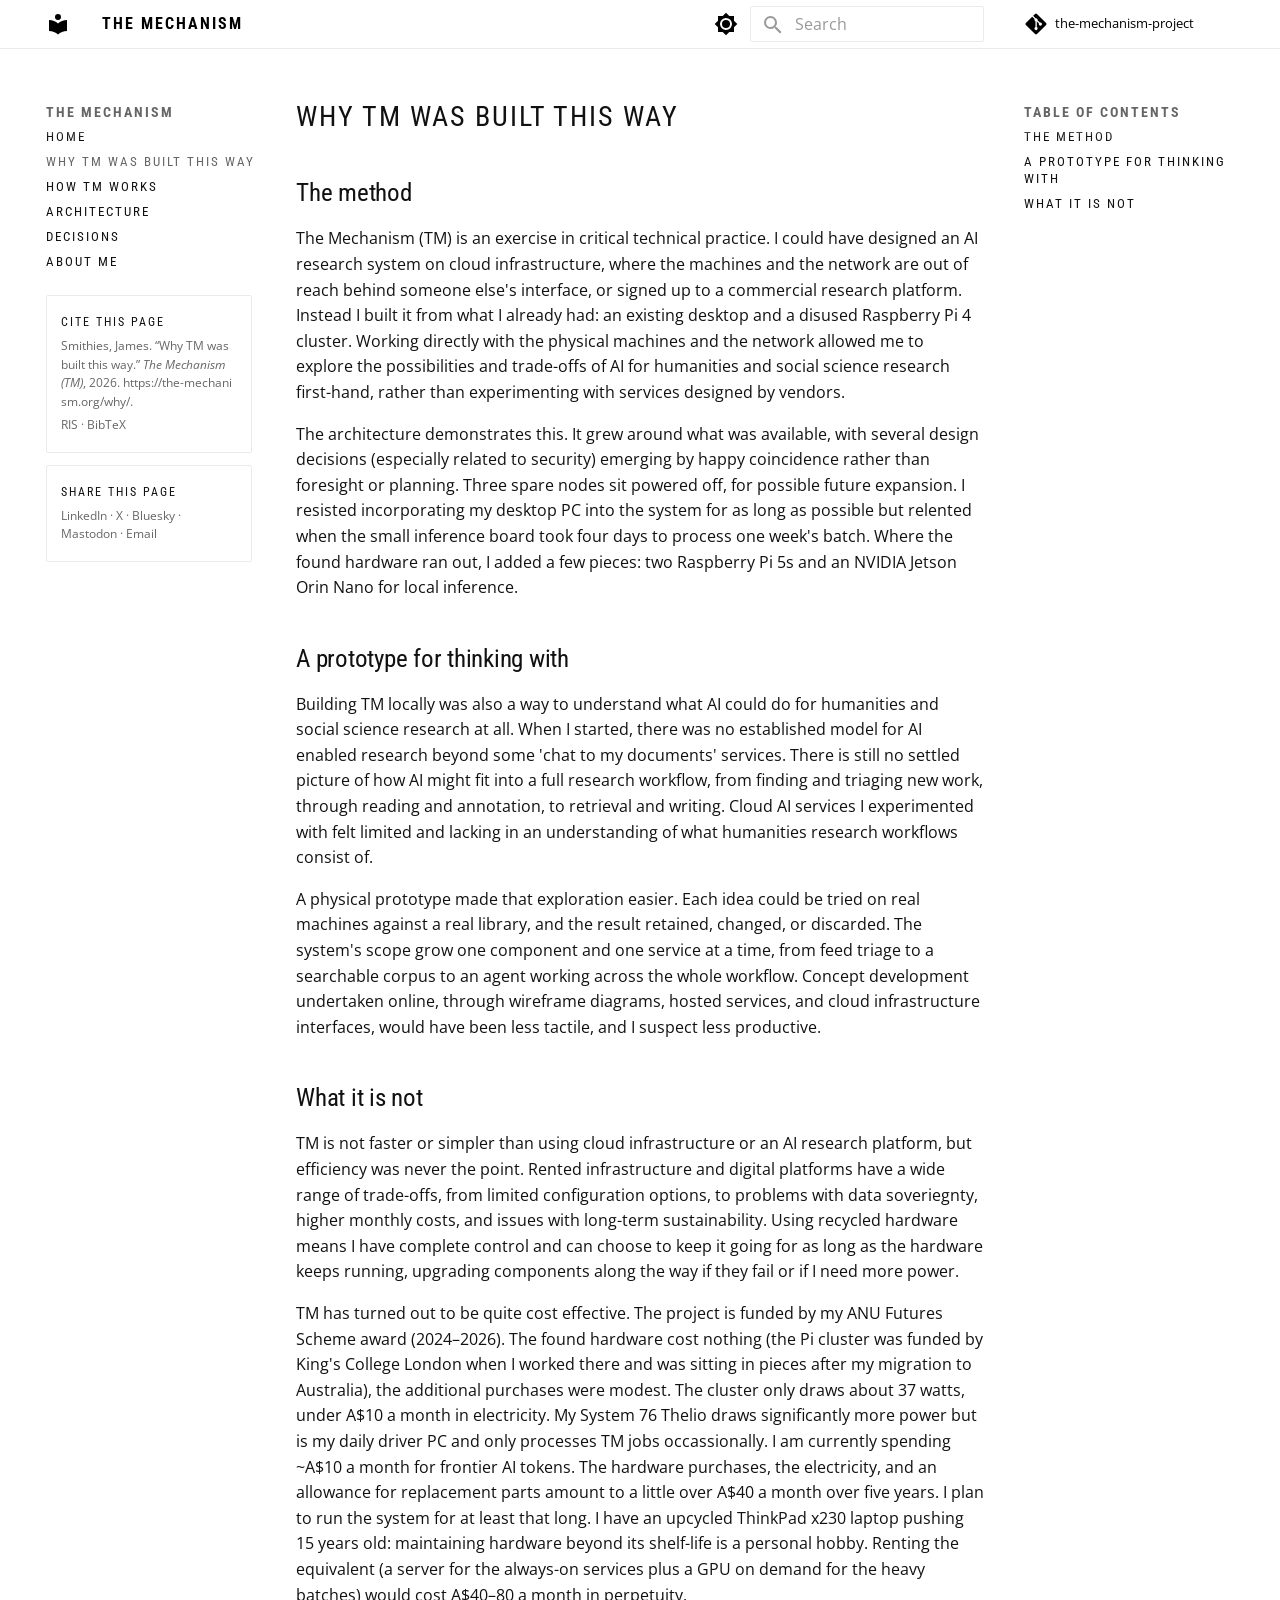
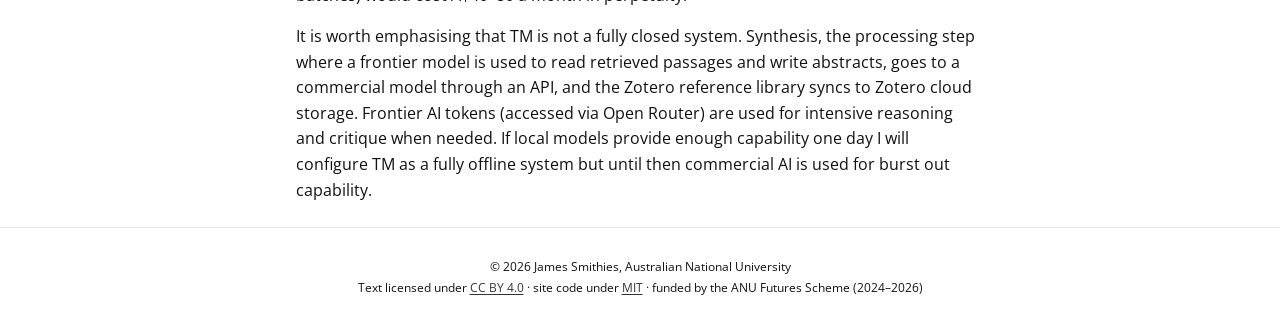
<file: why/index.html>
<!doctype html>
<html lang="en" class="no-js">
  <head>
    
      <meta charset="utf-8">
      <meta name="viewport" content="width=device-width,initial-scale=1">
      
        <meta name="description" content="Technical documentation for a research cluster built from found hardware as an exercise in critical technical practice.">
      
      
        <meta name="author" content="James Smithies">
      
      
        <link rel="canonical" href="https://the-mechanism.org/why/">
      
      
        <link rel="prev" href="..">
      
      
        <link rel="next" href="../how-it-works/">
      
      
      <link rel="icon" href="../assets/images/favicon.png">
      <meta name="generator" content="mkdocs-1.6.1, mkdocs-material-9.5.39">
    
    
      
        <title>Why TM was built this way - The Mechanism</title>
      
    
    
      <link rel="stylesheet" href="../assets/stylesheets/main.8c3ca2c6.min.css">
      
        
        <link rel="stylesheet" href="../assets/stylesheets/palette.06af60db.min.css">
      
      


    
    
      
    
    
      
        
        
        <link rel="preconnect" href="https://fonts.gstatic.com" crossorigin>
        <link rel="stylesheet" href="https://fonts.googleapis.com/css?family=Open+Sans:300,300i,400,400i,700,700i%7CRoboto+Mono:400,400i,700,700i&display=fallback">
        <style>:root{--md-text-font:"Open Sans";--md-code-font:"Roboto Mono"}</style>
      
    
    
      <link rel="stylesheet" href="../stylesheets/extra.css">
    
    <script>__md_scope=new URL("..",location),__md_hash=e=>[...e].reduce(((e,_)=>(e<<5)-e+_.charCodeAt(0)),0),__md_get=(e,_=localStorage,t=__md_scope)=>JSON.parse(_.getItem(t.pathname+"."+e)),__md_set=(e,_,t=localStorage,a=__md_scope)=>{try{t.setItem(a.pathname+"."+e,JSON.stringify(_))}catch(e){}}</script>
    
      
  


  

  <script data-goatcounter="https://jamessmithies.goatcounter.com/count" async src="https://gc.zgo.at/count.js"></script>

  
    <script>"undefined"!=typeof __md_analytics&&__md_analytics()</script>
  

    
    
    
  <meta name="DC.title" content="Why TM was built this way">
  <meta name="DC.creator" content="Smithies, James">
  <meta name="DC.date" content="2026-10-30">
  <meta name="DC.language" content="en">
  <meta name="DC.identifier" content="https://the-mechanism.org/why/">
  <meta property="og:type" content="website">
  <meta property="og:site_name" content="The Mechanism (TM)">
  <meta property="og:title" content="Why TM was built this way">
  <meta property="og:url" content="https://the-mechanism.org/why/">
  <meta property="og:description" content="Technical documentation for a research cluster built from found hardware as an exercise in critical technical practice.">
  <meta property="og:image" content="https://the-mechanism.org/assets/the_mechanism_poster.jpg">
  <meta property="og:image:width" content="1920">
  <meta property="og:image:height" content="1080">
  <meta name="twitter:card" content="summary_large_image">
  <meta name="author" content="James Smithies">

  </head>
  
  
    
    
      
    
    
    
    
    <body dir="ltr" data-md-color-scheme="default" data-md-color-primary="custom" data-md-color-accent="custom">
  
    
    <input class="md-toggle" data-md-toggle="drawer" type="checkbox" id="__drawer" autocomplete="off">
    <input class="md-toggle" data-md-toggle="search" type="checkbox" id="__search" autocomplete="off">
    <label class="md-overlay" for="__drawer"></label>
    <div data-md-component="skip">
      
        
        <a href="#why-tm-was-built-this-way" class="md-skip">
          Skip to content
        </a>
      
    </div>
    <div data-md-component="announce">
      
    </div>
    
    
      

  

<header class="md-header md-header--shadow" data-md-component="header">
  <nav class="md-header__inner md-grid" aria-label="Header">
    <a href=".." title="The Mechanism" class="md-header__button md-logo" aria-label="The Mechanism" data-md-component="logo">
      
  
  <svg xmlns="http://www.w3.org/2000/svg" viewBox="0 0 24 24"><path d="M12 8a3 3 0 0 0 3-3 3 3 0 0 0-3-3 3 3 0 0 0-3 3 3 3 0 0 0 3 3m0 3.54C9.64 9.35 6.5 8 3 8v11c3.5 0 6.64 1.35 9 3.54 2.36-2.19 5.5-3.54 9-3.54V8c-3.5 0-6.64 1.35-9 3.54"/></svg>

    </a>
    <label class="md-header__button md-icon" for="__drawer">
      
      <svg xmlns="http://www.w3.org/2000/svg" viewBox="0 0 24 24"><path d="M3 6h18v2H3zm0 5h18v2H3zm0 5h18v2H3z"/></svg>
    </label>
    <div class="md-header__title" data-md-component="header-title">
      <div class="md-header__ellipsis">
        <div class="md-header__topic">
          <span class="md-ellipsis">
            The Mechanism
          </span>
        </div>
        <div class="md-header__topic" data-md-component="header-topic">
          <span class="md-ellipsis">
            
              Why TM was built this way
            
          </span>
        </div>
      </div>
    </div>
    
      
        <form class="md-header__option" data-md-component="palette">
  
    
    
    
    <input class="md-option" data-md-color-media="(prefers-color-scheme: light)" data-md-color-scheme="default" data-md-color-primary="custom" data-md-color-accent="custom"  aria-label="Switch to dark mode"  type="radio" name="__palette" id="__palette_0">
    
      <label class="md-header__button md-icon" title="Switch to dark mode" for="__palette_1" hidden>
        <svg xmlns="http://www.w3.org/2000/svg" viewBox="0 0 24 24"><path d="M12 8a4 4 0 0 0-4 4 4 4 0 0 0 4 4 4 4 0 0 0 4-4 4 4 0 0 0-4-4m0 10a6 6 0 0 1-6-6 6 6 0 0 1 6-6 6 6 0 0 1 6 6 6 6 0 0 1-6 6m8-9.31V4h-4.69L12 .69 8.69 4H4v4.69L.69 12 4 15.31V20h4.69L12 23.31 15.31 20H20v-4.69L23.31 12z"/></svg>
      </label>
    
  
    
    
    
    <input class="md-option" data-md-color-media="(prefers-color-scheme: dark)" data-md-color-scheme="slate" data-md-color-primary="custom" data-md-color-accent="custom"  aria-label="Switch to light mode"  type="radio" name="__palette" id="__palette_1">
    
      <label class="md-header__button md-icon" title="Switch to light mode" for="__palette_0" hidden>
        <svg xmlns="http://www.w3.org/2000/svg" viewBox="0 0 24 24"><path d="M12 18c-.89 0-1.74-.2-2.5-.55C11.56 16.5 13 14.42 13 12s-1.44-4.5-3.5-5.45C10.26 6.2 11.11 6 12 6a6 6 0 0 1 6 6 6 6 0 0 1-6 6m8-9.31V4h-4.69L12 .69 8.69 4H4v4.69L.69 12 4 15.31V20h4.69L12 23.31 15.31 20H20v-4.69L23.31 12z"/></svg>
      </label>
    
  
</form>
      
    
    
      <script>var palette=__md_get("__palette");if(palette&&palette.color){if("(prefers-color-scheme)"===palette.color.media){var media=matchMedia("(prefers-color-scheme: light)"),input=document.querySelector(media.matches?"[data-md-color-media='(prefers-color-scheme: light)']":"[data-md-color-media='(prefers-color-scheme: dark)']");palette.color.media=input.getAttribute("data-md-color-media"),palette.color.scheme=input.getAttribute("data-md-color-scheme"),palette.color.primary=input.getAttribute("data-md-color-primary"),palette.color.accent=input.getAttribute("data-md-color-accent")}for(var[key,value]of Object.entries(palette.color))document.body.setAttribute("data-md-color-"+key,value)}</script>
    
    
    
      <label class="md-header__button md-icon" for="__search">
        
        <svg xmlns="http://www.w3.org/2000/svg" viewBox="0 0 24 24"><path d="M9.5 3A6.5 6.5 0 0 1 16 9.5c0 1.61-.59 3.09-1.56 4.23l.27.27h.79l5 5-1.5 1.5-5-5v-.79l-.27-.27A6.52 6.52 0 0 1 9.5 16 6.5 6.5 0 0 1 3 9.5 6.5 6.5 0 0 1 9.5 3m0 2C7 5 5 7 5 9.5S7 14 9.5 14 14 12 14 9.5 12 5 9.5 5"/></svg>
      </label>
      <div class="md-search" data-md-component="search" role="dialog">
  <label class="md-search__overlay" for="__search"></label>
  <div class="md-search__inner" role="search">
    <form class="md-search__form" name="search">
      <input type="text" class="md-search__input" name="query" aria-label="Search" placeholder="Search" autocapitalize="off" autocorrect="off" autocomplete="off" spellcheck="false" data-md-component="search-query" required>
      <label class="md-search__icon md-icon" for="__search">
        
        <svg xmlns="http://www.w3.org/2000/svg" viewBox="0 0 24 24"><path d="M9.5 3A6.5 6.5 0 0 1 16 9.5c0 1.61-.59 3.09-1.56 4.23l.27.27h.79l5 5-1.5 1.5-5-5v-.79l-.27-.27A6.52 6.52 0 0 1 9.5 16 6.5 6.5 0 0 1 3 9.5 6.5 6.5 0 0 1 9.5 3m0 2C7 5 5 7 5 9.5S7 14 9.5 14 14 12 14 9.5 12 5 9.5 5"/></svg>
        
        <svg xmlns="http://www.w3.org/2000/svg" viewBox="0 0 24 24"><path d="M20 11v2H8l5.5 5.5-1.42 1.42L4.16 12l7.92-7.92L13.5 5.5 8 11z"/></svg>
      </label>
      <nav class="md-search__options" aria-label="Search">
        
        <button type="reset" class="md-search__icon md-icon" title="Clear" aria-label="Clear" tabindex="-1">
          
          <svg xmlns="http://www.w3.org/2000/svg" viewBox="0 0 24 24"><path d="M19 6.41 17.59 5 12 10.59 6.41 5 5 6.41 10.59 12 5 17.59 6.41 19 12 13.41 17.59 19 19 17.59 13.41 12z"/></svg>
        </button>
      </nav>
      
    </form>
    <div class="md-search__output">
      <div class="md-search__scrollwrap" tabindex="0" data-md-scrollfix>
        <div class="md-search-result" data-md-component="search-result">
          <div class="md-search-result__meta">
            Initializing search
          </div>
          <ol class="md-search-result__list" role="presentation"></ol>
        </div>
      </div>
    </div>
  </div>
</div>
    
    
      <div class="md-header__source">
        <a href="https://github.com/jamessmithies/the-mechanism-project" title="Go to repository" class="md-source" data-md-component="source">
  <div class="md-source__icon md-icon">
    
    <svg xmlns="http://www.w3.org/2000/svg" viewBox="0 0 448 512"><!--! Font Awesome Free 6.6.0 by @fontawesome - https://fontawesome.com License - https://fontawesome.com/license/free (Icons: CC BY 4.0, Fonts: SIL OFL 1.1, Code: MIT License) Copyright 2024 Fonticons, Inc.--><path d="M439.55 236.05 244 40.45a28.87 28.87 0 0 0-40.81 0l-40.66 40.63 51.52 51.52c27.06-9.14 52.68 16.77 43.39 43.68l49.66 49.66c34.23-11.8 61.18 31 35.47 56.69-26.49 26.49-70.21-2.87-56-37.34L240.22 199v121.85c25.3 12.54 22.26 41.85 9.08 55a34.34 34.34 0 0 1-48.55 0c-17.57-17.6-11.07-46.91 11.25-56v-123c-20.8-8.51-24.6-30.74-18.64-45L142.57 101 8.45 235.14a28.86 28.86 0 0 0 0 40.81l195.61 195.6a28.86 28.86 0 0 0 40.8 0l194.69-194.69a28.86 28.86 0 0 0 0-40.81"/></svg>
  </div>
  <div class="md-source__repository">
    the-mechanism-project
  </div>
</a>
      </div>
    
  </nav>
  
</header>
    
    <div class="md-container" data-md-component="container">
      
      
        
          
        
      
      <main class="md-main" data-md-component="main">
        <div class="md-main__inner md-grid">
          
            
              
              <div class="md-sidebar md-sidebar--primary" data-md-component="sidebar" data-md-type="navigation" >
                <div class="md-sidebar__scrollwrap">
                  <div class="md-sidebar__inner">
                    



<nav class="md-nav md-nav--primary" aria-label="Navigation" data-md-level="0">
  <label class="md-nav__title" for="__drawer">
    <a href=".." title="The Mechanism" class="md-nav__button md-logo" aria-label="The Mechanism" data-md-component="logo">
      
  
  <svg xmlns="http://www.w3.org/2000/svg" viewBox="0 0 24 24"><path d="M12 8a3 3 0 0 0 3-3 3 3 0 0 0-3-3 3 3 0 0 0-3 3 3 3 0 0 0 3 3m0 3.54C9.64 9.35 6.5 8 3 8v11c3.5 0 6.64 1.35 9 3.54 2.36-2.19 5.5-3.54 9-3.54V8c-3.5 0-6.64 1.35-9 3.54"/></svg>

    </a>
    The Mechanism
  </label>
  
    <div class="md-nav__source">
      <a href="https://github.com/jamessmithies/the-mechanism-project" title="Go to repository" class="md-source" data-md-component="source">
  <div class="md-source__icon md-icon">
    
    <svg xmlns="http://www.w3.org/2000/svg" viewBox="0 0 448 512"><!--! Font Awesome Free 6.6.0 by @fontawesome - https://fontawesome.com License - https://fontawesome.com/license/free (Icons: CC BY 4.0, Fonts: SIL OFL 1.1, Code: MIT License) Copyright 2024 Fonticons, Inc.--><path d="M439.55 236.05 244 40.45a28.87 28.87 0 0 0-40.81 0l-40.66 40.63 51.52 51.52c27.06-9.14 52.68 16.77 43.39 43.68l49.66 49.66c34.23-11.8 61.18 31 35.47 56.69-26.49 26.49-70.21-2.87-56-37.34L240.22 199v121.85c25.3 12.54 22.26 41.85 9.08 55a34.34 34.34 0 0 1-48.55 0c-17.57-17.6-11.07-46.91 11.25-56v-123c-20.8-8.51-24.6-30.74-18.64-45L142.57 101 8.45 235.14a28.86 28.86 0 0 0 0 40.81l195.61 195.6a28.86 28.86 0 0 0 40.8 0l194.69-194.69a28.86 28.86 0 0 0 0-40.81"/></svg>
  </div>
  <div class="md-source__repository">
    the-mechanism-project
  </div>
</a>
    </div>
  
  <ul class="md-nav__list" data-md-scrollfix>
    
      
      
  
  
  
  
    <li class="md-nav__item">
      <a href=".." class="md-nav__link">
        
  
  <span class="md-ellipsis">
    Home
  </span>
  

      </a>
    </li>
  

    
      
      
  
  
    
  
  
  
    <li class="md-nav__item md-nav__item--active">
      
      <input class="md-nav__toggle md-toggle" type="checkbox" id="__toc">
      
      
        
      
      
        <label class="md-nav__link md-nav__link--active" for="__toc">
          
  
  <span class="md-ellipsis">
    Why TM was built this way
  </span>
  

          <span class="md-nav__icon md-icon"></span>
        </label>
      
      <a href="./" class="md-nav__link md-nav__link--active">
        
  
  <span class="md-ellipsis">
    Why TM was built this way
  </span>
  

      </a>
      
        

<nav class="md-nav md-nav--secondary" aria-label="Table of contents">
  
  
  
    
  
  
    <label class="md-nav__title" for="__toc">
      <span class="md-nav__icon md-icon"></span>
      Table of contents
    </label>
    <ul class="md-nav__list" data-md-component="toc" data-md-scrollfix>
      
        <li class="md-nav__item">
  <a href="#the-method" class="md-nav__link">
    <span class="md-ellipsis">
      The method
    </span>
  </a>
  
</li>
      
        <li class="md-nav__item">
  <a href="#a-prototype-for-thinking-with" class="md-nav__link">
    <span class="md-ellipsis">
      A prototype for thinking with
    </span>
  </a>
  
</li>
      
        <li class="md-nav__item">
  <a href="#what-it-is-not" class="md-nav__link">
    <span class="md-ellipsis">
      What it is not
    </span>
  </a>
  
</li>
      
    </ul>
  
</nav>
      
    </li>
  

    
      
      
  
  
  
  
    <li class="md-nav__item">
      <a href="../how-it-works/" class="md-nav__link">
        
  
  <span class="md-ellipsis">
    How TM works
  </span>
  

      </a>
    </li>
  

    
      
      
  
  
  
  
    <li class="md-nav__item">
      <a href="../architecture/" class="md-nav__link">
        
  
  <span class="md-ellipsis">
    Architecture
  </span>
  

      </a>
    </li>
  

    
      
      
  
  
  
  
    <li class="md-nav__item">
      <a href="../decisions/" class="md-nav__link">
        
  
  <span class="md-ellipsis">
    Decisions
  </span>
  

      </a>
    </li>
  

    
      
      
  
  
  
  
    <li class="md-nav__item">
      <a href="../about/" class="md-nav__link">
        
  
  <span class="md-ellipsis">
    About Me
  </span>
  

      </a>
    </li>
  

    
  </ul>
</nav>




<aside class="tm-cite tm-cite--nav">
  <p class="tm-cite__label">Cite this page</p>
  <p>
    Smithies, James. “Why TM was built this way.” <em>The Mechanism (TM)</em>, 2026.
    <a href="https://the-mechanism.org/why/">https://the-mechanism.org/why/</a>.
  </p>
  <p class="tm-cite__files">
    <a href="https://the-mechanism.org/why/cite.ris" download>RIS</a> ·
    <a href="https://the-mechanism.org/why/cite.bib" download>BibTeX</a>
  </p>
</aside>




<aside class="tm-cite tm-share">
  <p class="tm-cite__label">Share this page</p>
  <p class="tm-share__links">
    <a href="https://www.linkedin.com/sharing/share-offsite/?url=https%3A//the-mechanism.org/why/" target="_blank" rel="noopener">LinkedIn</a> ·
    <a href="https://x.com/intent/post?url=https%3A//the-mechanism.org/why/&amp;text=Why%20TM%20was%20built%20this%20way%20%C2%B7%20The%20Mechanism%20%28TM%29" target="_blank" rel="noopener">X</a> ·
    <a href="https://bsky.app/intent/compose?text=Why%20TM%20was%20built%20this%20way%20%C2%B7%20The%20Mechanism%20%28TM%29%20https%3A//the-mechanism.org/why/" target="_blank" rel="noopener">Bluesky</a> ·
    <a class="tm-share__mastodon" href="https://hachyderm.io/share?text=Why%20TM%20was%20built%20this%20way%20%C2%B7%20The%20Mechanism%20%28TM%29%20https%3A//the-mechanism.org/why/" data-share-text="Why%20TM%20was%20built%20this%20way%20%C2%B7%20The%20Mechanism%20%28TM%29%20https%3A//the-mechanism.org/why/" target="_blank" rel="noopener">Mastodon</a> ·
    <a href="mailto:?subject=Why%20TM%20was%20built%20this%20way%20%C2%B7%20The%20Mechanism%20%28TM%29&amp;body=https%3A//the-mechanism.org/why/">Email</a>
  </p>
</aside>
<script>
  /* Mastodon has no central share page: each server has its own /share. Ask the visitor for their
     server once, remember it in this browser, and fall back to the plain link if anything fails. */
  document.querySelectorAll(".tm-share__mastodon").forEach(function (link) {
    link.addEventListener("click", function (event) {
      var saved = "";
      try { saved = localStorage.getItem("tm-mastodon-server") || ""; } catch (e) {}
      var answer = window.prompt("Your Mastodon server (e.g. mastodon.social):", saved);
      if (answer === null) { event.preventDefault(); return; }
      var server = answer.trim().replace(/^https?:\/\//i, "").replace(/^@?[^@\/]*@/, "").split("/")[0].toLowerCase();
      if (!/^[a-z0-9.-]+\.[a-z]{2,}$/.test(server)) { event.preventDefault(); return; }
      try { localStorage.setItem("tm-mastodon-server", server); } catch (e) {}
      link.href = "https://" + server + "/share?text=" + link.dataset.shareText;
    });
  });
</script>
                  </div>
                </div>
              </div>
            
            
              
              <div class="md-sidebar md-sidebar--secondary" data-md-component="sidebar" data-md-type="toc" >
                <div class="md-sidebar__scrollwrap">
                  <div class="md-sidebar__inner">
                    

<nav class="md-nav md-nav--secondary" aria-label="Table of contents">
  
  
  
    
  
  
    <label class="md-nav__title" for="__toc">
      <span class="md-nav__icon md-icon"></span>
      Table of contents
    </label>
    <ul class="md-nav__list" data-md-component="toc" data-md-scrollfix>
      
        <li class="md-nav__item">
  <a href="#the-method" class="md-nav__link">
    <span class="md-ellipsis">
      The method
    </span>
  </a>
  
</li>
      
        <li class="md-nav__item">
  <a href="#a-prototype-for-thinking-with" class="md-nav__link">
    <span class="md-ellipsis">
      A prototype for thinking with
    </span>
  </a>
  
</li>
      
        <li class="md-nav__item">
  <a href="#what-it-is-not" class="md-nav__link">
    <span class="md-ellipsis">
      What it is not
    </span>
  </a>
  
</li>
      
    </ul>
  
</nav>
                  </div>
                </div>
              </div>
            
          
          
            <div class="md-content" data-md-component="content">
              <article class="md-content__inner md-typeset">
                
                  

  
  


<h1 id="why-tm-was-built-this-way">Why TM was built this way<a class="headerlink" href="#why-tm-was-built-this-way" title="Permanent link">&para;</a></h1>
<h2 id="the-method">The method<a class="headerlink" href="#the-method" title="Permanent link">&para;</a></h2>
<p>The Mechanism (TM) is an exercise in critical technical practice. I could have designed an AI research
system on cloud infrastructure, where the machines and the network are out of reach behind someone
else's interface, or signed up to a commercial research platform. Instead I built it from what I already had: an existing desktop and a disused
Raspberry Pi 4 cluster. Working directly with the physical machines and the network allowed me to explore the possibilities and trade-offs of AI for humanities and social science research first-hand,
rather than experimenting with services designed by vendors.</p>
<p>The architecture demonstrates this. It grew around what was available, with several design decisions (especially related to security) emerging by happy coincidence rather than foresight or planning. Three spare nodes sit powered off, for possible future expansion. I resisted incorporating my desktop PC into the system for as long as possible but relented when the small inference board took four days to process one week's batch. Where the found hardware ran out, I added a few pieces: two Raspberry Pi 5s and an NVIDIA Jetson Orin Nano for local inference.</p>
<h2 id="a-prototype-for-thinking-with">A prototype for thinking with<a class="headerlink" href="#a-prototype-for-thinking-with" title="Permanent link">&para;</a></h2>
<p>Building TM locally was also a way to understand what AI could do for humanities and social science
research at all. When I started, there was no established model for AI enabled research beyond some 'chat to my documents' services. There is still no settled picture of how
AI might fit into a full research workflow, from finding and triaging new work, through reading and
annotation, to retrieval and writing. Cloud AI services I experimented with felt limited and lacking in an understanding of what humanities research workflows consist of.</p>
<p>A physical prototype made that exploration easier. Each idea could be tried on real machines against
a real library, and the result retained, changed, or discarded. The system's scope grow one component and one service at a time,
from feed triage to a searchable corpus to an agent working across the whole workflow. Concept
development undertaken online, through wireframe diagrams, hosted services, and cloud infrastructure interfaces, would have
been less tactile, and I suspect less productive. </p>
<h2 id="what-it-is-not">What it is not<a class="headerlink" href="#what-it-is-not" title="Permanent link">&para;</a></h2>
<p>TM is not faster or simpler than using cloud infrastructure or an AI research platform, but efficiency was never the point. Rented infrastructure and digital platforms have a wide range of trade-offs, from limited configuration options, to problems with data soveriegnty, higher monthly costs, and issues with long-term sustainability. Using recycled hardware means I have complete control and can choose to keep it going for as long as the hardware keeps running, upgrading components along the way if they fail or if I need more power.</p>
<p>TM has turned out to be quite cost effective. The project is funded by my ANU Futures
Scheme award (2024–2026). The found hardware cost nothing (the Pi cluster was funded by King's College London when I worked there and was sitting in pieces after my migration to Australia), the additional purchases were modest. The cluster only draws about 37 watts, under A$10 a month in electricity. My System 76 Thelio draws significantly more power but is my daily driver PC and only processes TM jobs occassionally. I am currently spending ~A$10 a month for frontier AI tokens. The hardware purchases, the electricity, and an allowance for replacement parts amount to a little over A$40 a month over five years. I plan to run the system for at least that long. I have an upcycled ThinkPad x230 laptop pushing 15 years old: maintaining hardware beyond its shelf-life is a personal hobby. Renting the equivalent (a server for the always-on services plus a GPU on demand for the heavy batches) would cost A$40–80 a month in perpetuity. </p>
<p>It is worth emphasising that TM is not a fully closed system. Synthesis, the processing step where a frontier model is used to read retrieved passages and write abstracts, goes to a commercial model through an API, and the Zotero reference library syncs to Zotero cloud storage. Frontier AI tokens (accessed via Open Router) are used for intensive reasoning and critique when needed. If local models provide enough capability one day I will configure TM as a fully offline system but until then commercial AI is used for burst out capability.</p>









  




                
              </article>
            </div>
          
          
<script>var target=document.getElementById(location.hash.slice(1));target&&target.name&&(target.checked=target.name.startsWith("__tabbed_"))</script>
        </div>
        
      </main>
      
        <footer class="md-footer">
  
  <div class="md-footer-meta md-typeset">
    <div class="md-footer-meta__inner md-grid">
      <div class="md-copyright">
  
    <div class="md-copyright__highlight">
      © 2026 James Smithies, Australian National University<br> Text licensed under <a href="https://creativecommons.org/licenses/by/4.0/">CC BY 4.0</a> · site code under <a href="https://github.com/jamessmithies/the-mechanism-project/blob/main/LICENSE-CODE">MIT</a> · funded by the ANU Futures Scheme (2024–2026)
    </div>
  
  
</div>
      
    </div>
  </div>
</footer>
      
    </div>
    <div class="md-dialog" data-md-component="dialog">
      <div class="md-dialog__inner md-typeset"></div>
    </div>
    
    
    <script id="__config" type="application/json">{"base": "..", "features": ["navigation.sections", "content.code.copy"], "search": "../assets/javascripts/workers/search.6ce7567c.min.js", "translations": {"clipboard.copied": "Copied to clipboard", "clipboard.copy": "Copy to clipboard", "search.result.more.one": "1 more on this page", "search.result.more.other": "# more on this page", "search.result.none": "No matching documents", "search.result.one": "1 matching document", "search.result.other": "# matching documents", "search.result.placeholder": "Type to start searching", "search.result.term.missing": "Missing", "select.version": "Select version"}}</script>
    
    
      <script src="../assets/javascripts/bundle.525ec568.min.js"></script>
      
    
  </body>
</html>
</file>
<file: stylesheets/extra.css>
/* After jamessmithies.org: black on white, grey links and rules, Roboto Condensed capitals for titles. */
@import url("https://fonts.googleapis.com/css2?family=Roboto+Condensed:wght@400;700&display=swap");

[data-md-color-scheme="default"] {
  --md-primary-fg-color: #ffffff;
  --md-primary-bg-color: #000000;
  --md-accent-fg-color: #aaaaaa;
  --md-default-fg-color: #000000;
  --md-default-fg-color--light: #666666;
  --md-typeset-color: #111111;
  --md-typeset-a-color: #666666;
  --md-default-bg-color: #ffffff;
  --md-footer-fg-color: #000000;
  --md-footer-fg-color--light: #333333;
  --md-footer-fg-color--lighter: #666666;
  --md-footer-bg-color: #ffffff;
  --md-footer-bg-color--dark: #ffffff;
  --tm-rule: #eaeaea;
}

[data-md-color-scheme="slate"] {
  --md-primary-fg-color: #111111;
  --md-primary-bg-color: #eeeeee;
  --md-accent-fg-color: #ffffff;
  --md-default-fg-color--light: #aaaaaa;
  --md-typeset-color: #e5e5e5;
  --md-typeset-a-color: #c2c2c2;
  --md-default-bg-color: #111111;
  --md-footer-fg-color: #ffffff;
  --md-footer-fg-color--light: #e5e5e5;
  --md-footer-fg-color--lighter: #aaaaaa;
  --md-footer-bg-color: #111111;
  --md-footer-bg-color--dark: #111111;
  --tm-rule: #333333;
}

.md-header {
  box-shadow: none;
  border-bottom: 1px solid var(--tm-rule);
}

.md-header__title,
.md-nav__title,
.md-nav__link,
.md-typeset h1 {
  font-family: "Roboto Condensed", sans-serif;
  text-transform: uppercase;
  letter-spacing: 2px;
}

.md-header__title { font-size: 0.8rem; }
.md-nav__link { font-size: 0.65rem; }

.md-typeset h1 {
  color: var(--md-typeset-color);
  font-weight: 400;
  font-size: 1.4rem;
}

.md-typeset h2,
.md-typeset h3 {
  font-family: "Roboto Condensed", sans-serif;
  font-weight: 400;
  color: var(--md-typeset-color);
}

.md-typeset a { text-decoration: none; }
.md-typeset a:hover { color: var(--md-accent-fg-color); }

.md-typeset hr { border-bottom-color: var(--tm-rule); }

.md-footer,
.md-footer-meta { background-color: var(--md-default-bg-color); color: var(--md-default-fg-color--light); }
.md-footer-meta { border-top: 1px solid var(--tm-rule); }

/* Search: a white field with a grey rule, grey prompt, black input. */
.md-search__form {
  background-color: var(--md-default-bg-color);
  border: 1px solid var(--tm-rule);
  box-shadow: none;
}
.md-search__form:hover { background-color: var(--md-default-bg-color); border-color: #c2c2c2; }
.md-search__input { color: var(--md-typeset-color); }
.md-search__input::placeholder { color: #999999; }
.md-search__icon[for="__search"] { color: #999999; }

/* Cite this page: a transparent box under the side navigation (and in the menu drawer). */
.tm-cite {
  margin: 1.2rem 0.6rem 0;
  padding: 0.6rem 0.7rem;
  background: transparent;
  border: 1px solid var(--tm-rule);
  border-radius: 2px;
  font-size: 0.62rem;
  line-height: 1.5;
  color: var(--md-default-fg-color--light);
}
.tm-cite p { margin: 0.25rem 0; }
.tm-cite__label {
  font-family: "Roboto Condensed", sans-serif;
  text-transform: uppercase;
  letter-spacing: 2px;
  color: var(--md-typeset-color);
}
.tm-cite a { color: var(--md-typeset-a-color); word-break: break-all; }
.tm-cite a:hover { color: var(--md-accent-fg-color); }
.tm-share { margin-top: 0.6rem; }
.tm-share a { word-break: normal; }

/* Footer: copyright and licences, on the page background with a rule above. */
.md-footer-meta__inner { justify-content: center; }
.md-copyright {
  width: 100%;
  margin: 0.8rem auto;
  text-align: center;
  font-size: 0.62rem;
  line-height: 1.7;
}
.md-copyright,
.md-copyright__highlight { color: var(--md-typeset-color); }
/* Material colours footer links with its (white) footer colour; match its specificity to override. */
.md-footer-meta.md-typeset a,
html .md-footer-meta.md-typeset a:hover,
.md-footer-meta.md-typeset a:focus {
  color: var(--md-typeset-color);
  text-decoration: underline;
  text-underline-offset: 2px;
}
</file>
<file: assets/stylesheets/main.8c3ca2c6.min.css>
@charset "UTF-8";html{-webkit-text-size-adjust:none;-moz-text-size-adjust:none;text-size-adjust:none;box-sizing:border-box}*,:after,:before{box-sizing:inherit}@media (prefers-reduced-motion){*,:after,:before{transition:none!important}}body{margin:0}a,button,input,label{-webkit-tap-highlight-color:transparent}a{color:inherit;text-decoration:none}hr{border:0;box-sizing:initial;display:block;height:.05rem;overflow:visible;padding:0}small{font-size:80%}sub,sup{line-height:1em}img{border-style:none}table{border-collapse:initial;border-spacing:0}td,th{font-weight:400;vertical-align:top}button{background:#0000;border:0;font-family:inherit;font-size:inherit;margin:0;padding:0}input{border:0;outline:none}:root{--md-primary-fg-color:#4051b5;--md-primary-fg-color--light:#5d6cc0;--md-primary-fg-color--dark:#303fa1;--md-primary-bg-color:#fff;--md-primary-bg-color--light:#ffffffb3;--md-accent-fg-color:#526cfe;--md-accent-fg-color--transparent:#526cfe1a;--md-accent-bg-color:#fff;--md-accent-bg-color--light:#ffffffb3}[data-md-color-scheme=default]{color-scheme:light}[data-md-color-scheme=default] img[src$="#gh-dark-mode-only"],[data-md-color-scheme=default] img[src$="#only-dark"]{display:none}:root,[data-md-color-scheme=default]{--md-hue:225deg;--md-default-fg-color:#000000de;--md-default-fg-color--light:#0000008a;--md-default-fg-color--lighter:#00000052;--md-default-fg-color--lightest:#00000012;--md-default-bg-color:#fff;--md-default-bg-color--light:#ffffffb3;--md-default-bg-color--lighter:#ffffff4d;--md-default-bg-color--lightest:#ffffff1f;--md-code-fg-color:#36464e;--md-code-bg-color:#f5f5f5;--md-code-hl-color:#4287ff;--md-code-hl-color--light:#4287ff1a;--md-code-hl-number-color:#d52a2a;--md-code-hl-special-color:#db1457;--md-code-hl-function-color:#a846b9;--md-code-hl-constant-color:#6e59d9;--md-code-hl-keyword-color:#3f6ec6;--md-code-hl-string-color:#1c7d4d;--md-code-hl-name-color:var(--md-code-fg-color);--md-code-hl-operator-color:var(--md-default-fg-color--light);--md-code-hl-punctuation-color:var(--md-default-fg-color--light);--md-code-hl-comment-color:var(--md-default-fg-color--light);--md-code-hl-generic-color:var(--md-default-fg-color--light);--md-code-hl-variable-color:var(--md-default-fg-color--light);--md-typeset-color:var(--md-default-fg-color);--md-typeset-a-color:var(--md-primary-fg-color);--md-typeset-del-color:#f5503d26;--md-typeset-ins-color:#0bd57026;--md-typeset-kbd-color:#fafafa;--md-typeset-kbd-accent-color:#fff;--md-typeset-kbd-border-color:#b8b8b8;--md-typeset-mark-color:#ffff0080;--md-typeset-table-color:#0000001f;--md-typeset-table-color--light:rgba(0,0,0,.035);--md-admonition-fg-color:var(--md-default-fg-color);--md-admonition-bg-color:var(--md-default-bg-color);--md-warning-fg-color:#000000de;--md-warning-bg-color:#ff9;--md-footer-fg-color:#fff;--md-footer-fg-color--light:#ffffffb3;--md-footer-fg-color--lighter:#ffffff73;--md-footer-bg-color:#000000de;--md-footer-bg-color--dark:#00000052;--md-shadow-z1:0 0.2rem 0.5rem #0000000d,0 0 0.05rem #0000001a;--md-shadow-z2:0 0.2rem 0.5rem #0000001a,0 0 0.05rem #00000040;--md-shadow-z3:0 0.2rem 0.5rem #0003,0 0 0.05rem #00000059}.md-icon svg{fill:currentcolor;display:block;height:1.2rem;width:1.2rem}body{-webkit-font-smoothing:antialiased;-moz-osx-font-smoothing:grayscale;--md-text-font-family:var(--md-text-font,_),-apple-system,BlinkMacSystemFont,Helvetica,Arial,sans-serif;--md-code-font-family:var(--md-code-font,_),SFMono-Regular,Consolas,Menlo,monospace}aside,body,input{font-feature-settings:"kern","liga";color:var(--md-typeset-color);font-family:var(--md-text-font-family)}code,kbd,pre{font-feature-settings:"kern";font-family:var(--md-code-font-family)}:root{--md-typeset-table-sort-icon:url('data:image/svg+xml;charset=utf-8,<svg xmlns="http://www.w3.org/2000/svg" viewBox="0 0 24 24"><path d="m18 21-4-4h3V7h-3l4-4 4 4h-3v10h3M2 19v-2h10v2M2 13v-2h7v2M2 7V5h4v2z"/></svg>');--md-typeset-table-sort-icon--asc:url('data:image/svg+xml;charset=utf-8,<svg xmlns="http://www.w3.org/2000/svg" viewBox="0 0 24 24"><path d="M19 17h3l-4 4-4-4h3V3h2M2 17h10v2H2M6 5v2H2V5m0 6h7v2H2z"/></svg>');--md-typeset-table-sort-icon--desc:url('data:image/svg+xml;charset=utf-8,<svg xmlns="http://www.w3.org/2000/svg" viewBox="0 0 24 24"><path d="M19 7h3l-4-4-4 4h3v14h2M2 17h10v2H2M6 5v2H2V5m0 6h7v2H2z"/></svg>')}.md-typeset{-webkit-print-color-adjust:exact;color-adjust:exact;font-size:.8rem;line-height:1.6}@media print{.md-typeset{font-size:.68rem}}.md-typeset blockquote,.md-typeset dl,.md-typeset figure,.md-typeset ol,.md-typeset pre,.md-typeset ul{margin-bottom:1em;margin-top:1em}.md-typeset h1{color:var(--md-default-fg-color--light);font-size:2em;line-height:1.3;margin:0 0 1.25em}.md-typeset h1,.md-typeset h2{font-weight:300;letter-spacing:-.01em}.md-typeset h2{font-size:1.5625em;line-height:1.4;margin:1.6em 0 .64em}.md-typeset h3{font-size:1.25em;font-weight:400;letter-spacing:-.01em;line-height:1.5;margin:1.6em 0 .8em}.md-typeset h2+h3{margin-top:.8em}.md-typeset h4{font-weight:700;letter-spacing:-.01em;margin:1em 0}.md-typeset h5,.md-typeset h6{color:var(--md-default-fg-color--light);font-size:.8em;font-weight:700;letter-spacing:-.01em;margin:1.25em 0}.md-typeset h5{text-transform:uppercase}.md-typeset hr{border-bottom:.05rem solid var(--md-default-fg-color--lightest);display:flow-root;margin:1.5em 0}.md-typeset a{color:var(--md-typeset-a-color);word-break:break-word}.md-typeset a,.md-typeset a:before{transition:color 125ms}.md-typeset a:focus,.md-typeset a:hover{color:var(--md-accent-fg-color)}.md-typeset a:focus code,.md-typeset a:hover code{background-color:var(--md-accent-fg-color--transparent)}.md-typeset a code{color:currentcolor;transition:background-color 125ms}.md-typeset a.focus-visible{outline-color:var(--md-accent-fg-color);outline-offset:.2rem}.md-typeset code,.md-typeset kbd,.md-typeset pre{color:var(--md-code-fg-color);direction:ltr;font-variant-ligatures:none}@media print{.md-typeset code,.md-typeset kbd,.md-typeset pre{white-space:pre-wrap}}.md-typeset code{background-color:var(--md-code-bg-color);border-radius:.1rem;-webkit-box-decoration-break:clone;box-decoration-break:clone;font-size:.85em;padding:0 .2941176471em;word-break:break-word}.md-typeset code:not(.focus-visible){-webkit-tap-highlight-color:transparent;outline:none}.md-typeset pre{display:flow-root;line-height:1.4;position:relative}.md-typeset pre>code{-webkit-box-decoration-break:slice;box-decoration-break:slice;box-shadow:none;display:block;margin:0;outline-color:var(--md-accent-fg-color);overflow:auto;padding:.7720588235em 1.1764705882em;scrollbar-color:var(--md-default-fg-color--lighter) #0000;scrollbar-width:thin;touch-action:auto;word-break:normal}.md-typeset pre>code:hover{scrollbar-color:var(--md-accent-fg-color) #0000}.md-typeset pre>code::-webkit-scrollbar{height:.2rem;width:.2rem}.md-typeset pre>code::-webkit-scrollbar-thumb{background-color:var(--md-default-fg-color--lighter)}.md-typeset pre>code::-webkit-scrollbar-thumb:hover{background-color:var(--md-accent-fg-color)}.md-typeset kbd{background-color:var(--md-typeset-kbd-color);border-radius:.1rem;box-shadow:0 .1rem 0 .05rem var(--md-typeset-kbd-border-color),0 .1rem 0 var(--md-typeset-kbd-border-color),0 -.1rem .2rem var(--md-typeset-kbd-accent-color) inset;color:var(--md-default-fg-color);display:inline-block;font-size:.75em;padding:0 .6666666667em;vertical-align:text-top;word-break:break-word}.md-typeset mark{background-color:var(--md-typeset-mark-color);-webkit-box-decoration-break:clone;box-decoration-break:clone;color:inherit;word-break:break-word}.md-typeset abbr{border-bottom:.05rem dotted var(--md-default-fg-color--light);cursor:help;text-decoration:none}.md-typeset small{opacity:.75}[dir=ltr] .md-typeset sub,[dir=ltr] .md-typeset sup{margin-left:.078125em}[dir=rtl] .md-typeset sub,[dir=rtl] .md-typeset sup{margin-right:.078125em}[dir=ltr] .md-typeset blockquote{padding-left:.6rem}[dir=rtl] .md-typeset blockquote{padding-right:.6rem}[dir=ltr] .md-typeset blockquote{border-left:.2rem solid var(--md-default-fg-color--lighter)}[dir=rtl] .md-typeset blockquote{border-right:.2rem solid var(--md-default-fg-color--lighter)}.md-typeset blockquote{color:var(--md-default-fg-color--light);margin-left:0;margin-right:0}.md-typeset ul{list-style-type:disc}.md-typeset ul[type]{list-style-type:revert-layer}[dir=ltr] .md-typeset ol,[dir=ltr] .md-typeset ul{margin-left:.625em}[dir=rtl] .md-typeset ol,[dir=rtl] .md-typeset ul{margin-right:.625em}.md-typeset ol,.md-typeset ul{padding:0}.md-typeset ol:not([hidden]),.md-typeset ul:not([hidden]){display:flow-root}.md-typeset ol ol,.md-typeset ul ol{list-style-type:lower-alpha}.md-typeset ol ol ol,.md-typeset ul ol ol{list-style-type:lower-roman}.md-typeset ol ol ol ol,.md-typeset ul ol ol ol{list-style-type:upper-alpha}.md-typeset ol ol ol ol ol,.md-typeset ul ol ol ol ol{list-style-type:upper-roman}.md-typeset ol[type],.md-typeset ul[type]{list-style-type:revert-layer}[dir=ltr] .md-typeset ol li,[dir=ltr] .md-typeset ul li{margin-left:1.25em}[dir=rtl] .md-typeset ol li,[dir=rtl] .md-typeset ul li{margin-right:1.25em}.md-typeset ol li,.md-typeset ul li{margin-bottom:.5em}.md-typeset ol li blockquote,.md-typeset ol li p,.md-typeset ul li blockquote,.md-typeset ul li p{margin:.5em 0}.md-typeset ol li:last-child,.md-typeset ul li:last-child{margin-bottom:0}[dir=ltr] .md-typeset ol li ol,[dir=ltr] .md-typeset ol li ul,[dir=ltr] .md-typeset ul li ol,[dir=ltr] .md-typeset ul li ul{margin-left:.625em}[dir=rtl] .md-typeset ol li ol,[dir=rtl] .md-typeset ol li ul,[dir=rtl] .md-typeset ul li ol,[dir=rtl] .md-typeset ul li ul{margin-right:.625em}.md-typeset ol li ol,.md-typeset ol li ul,.md-typeset ul li ol,.md-typeset ul li ul{margin-bottom:.5em;margin-top:.5em}[dir=ltr] .md-typeset dd{margin-left:1.875em}[dir=rtl] .md-typeset dd{margin-right:1.875em}.md-typeset dd{margin-bottom:1.5em;margin-top:1em}.md-typeset img,.md-typeset svg,.md-typeset video{height:auto;max-width:100%}.md-typeset img[align=left]{margin:1em 1em 1em 0}.md-typeset img[align=right]{margin:1em 0 1em 1em}.md-typeset img[align]:only-child{margin-top:0}.md-typeset figure{display:flow-root;margin:1em auto;max-width:100%;text-align:center;width:-moz-fit-content;width:fit-content}.md-typeset figure img{display:block;margin:0 auto}.md-typeset figcaption{font-style:italic;margin:1em auto;max-width:24rem}.md-typeset iframe{max-width:100%}.md-typeset table:not([class]){background-color:var(--md-default-bg-color);border:.05rem solid var(--md-typeset-table-color);border-radius:.1rem;display:inline-block;font-size:.64rem;max-width:100%;overflow:auto;touch-action:auto}@media print{.md-typeset table:not([class]){display:table}}.md-typeset table:not([class])+*{margin-top:1.5em}.md-typeset table:not([class]) td>:first-child,.md-typeset table:not([class]) th>:first-child{margin-top:0}.md-typeset table:not([class]) td>:last-child,.md-typeset table:not([class]) th>:last-child{margin-bottom:0}.md-typeset table:not([class]) td:not([align]),.md-typeset table:not([class]) th:not([align]){text-align:left}[dir=rtl] .md-typeset table:not([class]) td:not([align]),[dir=rtl] .md-typeset table:not([class]) th:not([align]){text-align:right}.md-typeset table:not([class]) th{font-weight:700;min-width:5rem;padding:.9375em 1.25em;vertical-align:top}.md-typeset table:not([class]) td{border-top:.05rem solid var(--md-typeset-table-color);padding:.9375em 1.25em;vertical-align:top}.md-typeset table:not([class]) tbody tr{transition:background-color 125ms}.md-typeset table:not([class]) tbody tr:hover{background-color:var(--md-typeset-table-color--light);box-shadow:0 .05rem 0 var(--md-default-bg-color) inset}.md-typeset table:not([class]) a{word-break:normal}.md-typeset table th[role=columnheader]{cursor:pointer}[dir=ltr] .md-typeset table th[role=columnheader]:after{margin-left:.5em}[dir=rtl] .md-typeset table th[role=columnheader]:after{margin-right:.5em}.md-typeset table th[role=columnheader]:after{content:"";display:inline-block;height:1.2em;-webkit-mask-image:var(--md-typeset-table-sort-icon);mask-image:var(--md-typeset-table-sort-icon);-webkit-mask-repeat:no-repeat;mask-repeat:no-repeat;-webkit-mask-size:contain;mask-size:contain;transition:background-color 125ms;vertical-align:text-bottom;width:1.2em}.md-typeset table th[role=columnheader]:hover:after{background-color:var(--md-default-fg-color--lighter)}.md-typeset table th[role=columnheader][aria-sort=ascending]:after{background-color:var(--md-default-fg-color--light);-webkit-mask-image:var(--md-typeset-table-sort-icon--asc);mask-image:var(--md-typeset-table-sort-icon--asc)}.md-typeset table th[role=columnheader][aria-sort=descending]:after{background-color:var(--md-default-fg-color--light);-webkit-mask-image:var(--md-typeset-table-sort-icon--desc);mask-image:var(--md-typeset-table-sort-icon--desc)}.md-typeset__scrollwrap{margin:1em -.8rem;overflow-x:auto;touch-action:auto}.md-typeset__table{display:inline-block;margin-bottom:.5em;padding:0 .8rem}@media print{.md-typeset__table{display:block}}html .md-typeset__table table{display:table;margin:0;overflow:hidden;width:100%}@media screen and (max-width:44.984375em){.md-content__inner>pre{margin:1em -.8rem}.md-content__inner>pre code{border-radius:0}}.md-typeset .md-author{border-radius:100%;display:block;flex-shrink:0;height:1.6rem;overflow:hidden;position:relative;transition:color 125ms,transform 125ms;width:1.6rem}.md-typeset .md-author img{display:block}.md-typeset .md-author--more{background:var(--md-default-fg-color--lightest);color:var(--md-default-fg-color--lighter);font-size:.6rem;font-weight:700;line-height:1.6rem;text-align:center}.md-typeset .md-author--long{height:2.4rem;width:2.4rem}.md-typeset a.md-author{transform:scale(1)}.md-typeset a.md-author img{border-radius:100%;filter:grayscale(100%) opacity(75%);transition:filter 125ms}.md-typeset a.md-author:focus,.md-typeset a.md-author:hover{transform:scale(1.1);z-index:1}.md-typeset a.md-author:focus img,.md-typeset a.md-author:hover img{filter:grayscale(0)}.md-banner{background-color:var(--md-footer-bg-color);color:var(--md-footer-fg-color);overflow:auto}@media print{.md-banner{display:none}}.md-banner--warning{background-color:var(--md-warning-bg-color);color:var(--md-warning-fg-color)}.md-banner__inner{font-size:.7rem;margin:.6rem auto;padding:0 .8rem}[dir=ltr] .md-banner__button{float:right}[dir=rtl] .md-banner__button{float:left}.md-banner__button{color:inherit;cursor:pointer;transition:opacity .25s}.no-js .md-banner__button{display:none}.md-banner__button:hover{opacity:.7}html{font-size:125%;height:100%;overflow-x:hidden}@media screen and (min-width:100em){html{font-size:137.5%}}@media screen and (min-width:125em){html{font-size:150%}}body{background-color:var(--md-default-bg-color);display:flex;flex-direction:column;font-size:.5rem;min-height:100%;position:relative;width:100%}@media print{body{display:block}}@media screen and (max-width:59.984375em){body[data-md-scrolllock]{position:fixed}}.md-grid{margin-left:auto;margin-right:auto;max-width:61rem}.md-container{display:flex;flex-direction:column;flex-grow:1}@media print{.md-container{display:block}}.md-main{flex-grow:1}.md-main__inner{display:flex;height:100%;margin-top:1.5rem}.md-ellipsis{overflow:hidden;text-overflow:ellipsis}.md-toggle{display:none}.md-option{height:0;opacity:0;position:absolute;width:0}.md-option:checked+label:not([hidden]){display:block}.md-option.focus-visible+label{outline-color:var(--md-accent-fg-color);outline-style:auto}.md-skip{background-color:var(--md-default-fg-color);border-radius:.1rem;color:var(--md-default-bg-color);font-size:.64rem;margin:.5rem;opacity:0;outline-color:var(--md-accent-fg-color);padding:.3rem .5rem;position:fixed;transform:translateY(.4rem);z-index:-1}.md-skip:focus{opacity:1;transform:translateY(0);transition:transform .25s cubic-bezier(.4,0,.2,1),opacity 175ms 75ms;z-index:10}@page{margin:25mm}:root{--md-clipboard-icon:url('data:image/svg+xml;charset=utf-8,<svg xmlns="http://www.w3.org/2000/svg" viewBox="0 0 24 24"><path d="M19 21H8V7h11m0-2H8a2 2 0 0 0-2 2v14a2 2 0 0 0 2 2h11a2 2 0 0 0 2-2V7a2 2 0 0 0-2-2m-3-4H4a2 2 0 0 0-2 2v14h2V3h12z"/></svg>')}.md-clipboard{border-radius:.1rem;color:var(--md-default-fg-color--lightest);cursor:pointer;height:1.5em;outline-color:var(--md-accent-fg-color);outline-offset:.1rem;position:absolute;right:.5em;top:.5em;transition:color .25s;width:1.5em;z-index:1}@media print{.md-clipboard{display:none}}.md-clipboard:not(.focus-visible){-webkit-tap-highlight-color:transparent;outline:none}:hover>.md-clipboard{color:var(--md-default-fg-color--light)}.md-clipboard:focus,.md-clipboard:hover{color:var(--md-accent-fg-color)}.md-clipboard:after{background-color:currentcolor;content:"";display:block;height:1.125em;margin:0 auto;-webkit-mask-image:var(--md-clipboard-icon);mask-image:var(--md-clipboard-icon);-webkit-mask-position:center;mask-position:center;-webkit-mask-repeat:no-repeat;mask-repeat:no-repeat;-webkit-mask-size:contain;mask-size:contain;width:1.125em}.md-clipboard--inline{cursor:pointer}.md-clipboard--inline code{transition:color .25s,background-color .25s}.md-clipboard--inline:focus code,.md-clipboard--inline:hover code{background-color:var(--md-accent-fg-color--transparent);color:var(--md-accent-fg-color)}.md-typeset .md-code__content{display:grid}@keyframes consent{0%{opacity:0;transform:translateY(100%)}to{opacity:1;transform:translateY(0)}}@keyframes overlay{0%{opacity:0}to{opacity:1}}.md-consent__overlay{animation:overlay .25s both;-webkit-backdrop-filter:blur(.1rem);backdrop-filter:blur(.1rem);background-color:#0000008a;height:100%;opacity:1;position:fixed;top:0;width:100%;z-index:5}.md-consent__inner{animation:consent .5s cubic-bezier(.1,.7,.1,1) both;background-color:var(--md-default-bg-color);border:0;border-radius:.1rem;bottom:0;box-shadow:0 0 .2rem #0000001a,0 .2rem .4rem #0003;max-height:100%;overflow:auto;padding:0;position:fixed;width:100%;z-index:5}.md-consent__form{padding:.8rem}.md-consent__settings{display:none;margin:1em 0}input:checked+.md-consent__settings{display:block}.md-consent__controls{margin-bottom:.8rem}.md-typeset .md-consent__controls .md-button{display:inline}@media screen and (max-width:44.984375em){.md-typeset .md-consent__controls .md-button{display:block;margin-top:.4rem;text-align:center;width:100%}}.md-consent label{cursor:pointer}.md-content{flex-grow:1;min-width:0}.md-content__inner{margin:0 .8rem 1.2rem;padding-top:.6rem}@media screen and (min-width:76.25em){[dir=ltr] .md-sidebar--primary:not([hidden])~.md-content>.md-content__inner{margin-left:1.2rem}[dir=ltr] .md-sidebar--secondary:not([hidden])~.md-content>.md-content__inner,[dir=rtl] .md-sidebar--primary:not([hidden])~.md-content>.md-content__inner{margin-right:1.2rem}[dir=rtl] .md-sidebar--secondary:not([hidden])~.md-content>.md-content__inner{margin-left:1.2rem}}.md-content__inner:before{content:"";display:block;height:.4rem}.md-content__inner>:last-child{margin-bottom:0}[dir=ltr] .md-content__button{float:right}[dir=rtl] .md-content__button{float:left}[dir=ltr] .md-content__button{margin-left:.4rem}[dir=rtl] .md-content__button{margin-right:.4rem}.md-content__button{margin:.4rem 0;padding:0}@media print{.md-content__button{display:none}}.md-typeset .md-content__button{color:var(--md-default-fg-color--lighter)}.md-content__button svg{display:inline;vertical-align:top}[dir=rtl] .md-content__button svg{transform:scaleX(-1)}[dir=ltr] .md-dialog{right:.8rem}[dir=rtl] .md-dialog{left:.8rem}.md-dialog{background-color:var(--md-default-fg-color);border-radius:.1rem;bottom:.8rem;box-shadow:var(--md-shadow-z3);min-width:11.1rem;opacity:0;padding:.4rem .6rem;pointer-events:none;position:fixed;transform:translateY(100%);transition:transform 0ms .4s,opacity .4s;z-index:4}@media print{.md-dialog{display:none}}.md-dialog--active{opacity:1;pointer-events:auto;transform:translateY(0);transition:transform .4s cubic-bezier(.075,.85,.175,1),opacity .4s}.md-dialog__inner{color:var(--md-default-bg-color);font-size:.7rem}.md-feedback{margin:2em 0 1em;text-align:center}.md-feedback fieldset{border:none;margin:0;padding:0}.md-feedback__title{font-weight:700;margin:1em auto}.md-feedback__inner{position:relative}.md-feedback__list{display:flex;flex-wrap:wrap;place-content:baseline center;position:relative}.md-feedback__list:hover .md-icon:not(:disabled){color:var(--md-default-fg-color--lighter)}:disabled .md-feedback__list{min-height:1.8rem}.md-feedback__icon{color:var(--md-default-fg-color--light);cursor:pointer;flex-shrink:0;margin:0 .1rem;transition:color 125ms}.md-feedback__icon:not(:disabled).md-icon:hover{color:var(--md-accent-fg-color)}.md-feedback__icon:disabled{color:var(--md-default-fg-color--lightest);pointer-events:none}.md-feedback__note{opacity:0;position:relative;transform:translateY(.4rem);transition:transform .4s cubic-bezier(.1,.7,.1,1),opacity .15s}.md-feedback__note>*{margin:0 auto;max-width:16rem}:disabled .md-feedback__note{opacity:1;transform:translateY(0)}.md-footer{background-color:var(--md-footer-bg-color);color:var(--md-footer-fg-color)}@media print{.md-footer{display:none}}.md-footer__inner{justify-content:space-between;overflow:auto;padding:.2rem}.md-footer__inner:not([hidden]){display:flex}.md-footer__link{align-items:end;display:flex;flex-grow:0.01;margin-bottom:.4rem;margin-top:1rem;max-width:100%;outline-color:var(--md-accent-fg-color);overflow:hidden;transition:opacity .25s}.md-footer__link:focus,.md-footer__link:hover{opacity:.7}[dir=rtl] .md-footer__link svg{transform:scaleX(-1)}@media screen and (max-width:44.984375em){.md-footer__link--prev{flex-shrink:0}.md-footer__link--prev .md-footer__title{display:none}}[dir=ltr] .md-footer__link--next{margin-left:auto}[dir=rtl] .md-footer__link--next{margin-right:auto}.md-footer__link--next{text-align:right}[dir=rtl] .md-footer__link--next{text-align:left}.md-footer__title{flex-grow:1;font-size:.9rem;margin-bottom:.7rem;max-width:calc(100% - 2.4rem);padding:0 1rem;white-space:nowrap}.md-footer__button{margin:.2rem;padding:.4rem}.md-footer__direction{font-size:.64rem;opacity:.7}.md-footer-meta{background-color:var(--md-footer-bg-color--dark)}.md-footer-meta__inner{display:flex;flex-wrap:wrap;justify-content:space-between;padding:.2rem}html .md-footer-meta.md-typeset a{color:var(--md-footer-fg-color--light)}html .md-footer-meta.md-typeset a:focus,html .md-footer-meta.md-typeset a:hover{color:var(--md-footer-fg-color)}.md-copyright{color:var(--md-footer-fg-color--lighter);font-size:.64rem;margin:auto .6rem;padding:.4rem 0;width:100%}@media screen and (min-width:45em){.md-copyright{width:auto}}.md-copyright__highlight{color:var(--md-footer-fg-color--light)}.md-social{display:inline-flex;gap:.2rem;margin:0 .4rem;padding:.2rem 0 .6rem}@media screen and (min-width:45em){.md-social{padding:.6rem 0}}.md-social__link{display:inline-block;height:1.6rem;text-align:center;width:1.6rem}.md-social__link:before{line-height:1.9}.md-social__link svg{fill:currentcolor;max-height:.8rem;vertical-align:-25%}.md-typeset .md-button{border:.1rem solid;border-radius:.1rem;color:var(--md-primary-fg-color);cursor:pointer;display:inline-block;font-weight:700;padding:.625em 2em;transition:color 125ms,background-color 125ms,border-color 125ms}.md-typeset .md-button--primary{background-color:var(--md-primary-fg-color);border-color:var(--md-primary-fg-color);color:var(--md-primary-bg-color)}.md-typeset .md-button:focus,.md-typeset .md-button:hover{background-color:var(--md-accent-fg-color);border-color:var(--md-accent-fg-color);color:var(--md-accent-bg-color)}[dir=ltr] .md-typeset .md-input{border-top-left-radius:.1rem}[dir=ltr] .md-typeset .md-input,[dir=rtl] .md-typeset .md-input{border-top-right-radius:.1rem}[dir=rtl] .md-typeset .md-input{border-top-left-radius:.1rem}.md-typeset .md-input{border-bottom:.1rem solid var(--md-default-fg-color--lighter);box-shadow:var(--md-shadow-z1);font-size:.8rem;height:1.8rem;padding:0 .6rem;transition:border .25s,box-shadow .25s}.md-typeset .md-input:focus,.md-typeset .md-input:hover{border-bottom-color:var(--md-accent-fg-color);box-shadow:var(--md-shadow-z2)}.md-typeset .md-input--stretch{width:100%}.md-header{background-color:var(--md-primary-fg-color);box-shadow:0 0 .2rem #0000,0 .2rem .4rem #0000;color:var(--md-primary-bg-color);display:block;left:0;position:sticky;right:0;top:0;z-index:4}@media print{.md-header{display:none}}.md-header[hidden]{transform:translateY(-100%);transition:transform .25s cubic-bezier(.8,0,.6,1),box-shadow .25s}.md-header--shadow{box-shadow:0 0 .2rem #0000001a,0 .2rem .4rem #0003;transition:transform .25s cubic-bezier(.1,.7,.1,1),box-shadow .25s}.md-header__inner{align-items:center;display:flex;padding:0 .2rem}.md-header__button{color:currentcolor;cursor:pointer;margin:.2rem;outline-color:var(--md-accent-fg-color);padding:.4rem;position:relative;transition:opacity .25s;vertical-align:middle;z-index:1}.md-header__button:hover{opacity:.7}.md-header__button:not([hidden]){display:inline-block}.md-header__button:not(.focus-visible){-webkit-tap-highlight-color:transparent;outline:none}.md-header__button.md-logo{margin:.2rem;padding:.4rem}@media screen and (max-width:76.234375em){.md-header__button.md-logo{display:none}}.md-header__button.md-logo img,.md-header__button.md-logo svg{fill:currentcolor;display:block;height:1.2rem;width:auto}@media screen and (min-width:60em){.md-header__button[for=__search]{display:none}}.no-js .md-header__button[for=__search]{display:none}[dir=rtl] .md-header__button[for=__search] svg{transform:scaleX(-1)}@media screen and (min-width:76.25em){.md-header__button[for=__drawer]{display:none}}.md-header__topic{display:flex;max-width:100%;position:absolute;transition:transform .4s cubic-bezier(.1,.7,.1,1),opacity .15s;white-space:nowrap}.md-header__topic+.md-header__topic{opacity:0;pointer-events:none;transform:translateX(1.25rem);transition:transform .4s cubic-bezier(1,.7,.1,.1),opacity .15s;z-index:-1}[dir=rtl] .md-header__topic+.md-header__topic{transform:translateX(-1.25rem)}.md-header__topic:first-child{font-weight:700}[dir=ltr] .md-header__title{margin-left:1rem;margin-right:.4rem}[dir=rtl] .md-header__title{margin-left:.4rem;margin-right:1rem}.md-header__title{flex-grow:1;font-size:.9rem;height:2.4rem;line-height:2.4rem}.md-header__title--active .md-header__topic{opacity:0;pointer-events:none;transform:translateX(-1.25rem);transition:transform .4s cubic-bezier(1,.7,.1,.1),opacity .15s;z-index:-1}[dir=rtl] .md-header__title--active .md-header__topic{transform:translateX(1.25rem)}.md-header__title--active .md-header__topic+.md-header__topic{opacity:1;pointer-events:auto;transform:translateX(0);transition:transform .4s cubic-bezier(.1,.7,.1,1),opacity .15s;z-index:0}.md-header__title>.md-header__ellipsis{height:100%;position:relative;width:100%}.md-header__option{display:flex;flex-shrink:0;max-width:100%;transition:max-width 0ms .25s,opacity .25s .25s;white-space:nowrap}[data-md-toggle=search]:checked~.md-header .md-header__option{max-width:0;opacity:0;transition:max-width 0ms,opacity 0ms}.md-header__option>input{bottom:0}.md-header__source{display:none}@media screen and (min-width:60em){[dir=ltr] .md-header__source{margin-left:1rem}[dir=rtl] .md-header__source{margin-right:1rem}.md-header__source{display:block;max-width:11.7rem;width:11.7rem}}@media screen and (min-width:76.25em){[dir=ltr] .md-header__source{margin-left:1.4rem}[dir=rtl] .md-header__source{margin-right:1.4rem}}.md-meta{color:var(--md-default-fg-color--light);font-size:.7rem;line-height:1.3}.md-meta__list{display:inline-flex;flex-wrap:wrap;list-style:none;margin:0;padding:0}.md-meta__item:not(:last-child):after{content:"·";margin-left:.2rem;margin-right:.2rem}.md-meta__link{color:var(--md-typeset-a-color)}.md-meta__link:focus,.md-meta__link:hover{color:var(--md-accent-fg-color)}.md-draft{background-color:#ff1744;border-radius:.125em;color:#fff;display:inline-block;font-weight:700;padding-left:.5714285714em;padding-right:.5714285714em}:root{--md-nav-icon--prev:url('data:image/svg+xml;charset=utf-8,<svg xmlns="http://www.w3.org/2000/svg" viewBox="0 0 24 24"><path d="M20 11v2H8l5.5 5.5-1.42 1.42L4.16 12l7.92-7.92L13.5 5.5 8 11z"/></svg>');--md-nav-icon--next:url('data:image/svg+xml;charset=utf-8,<svg xmlns="http://www.w3.org/2000/svg" viewBox="0 0 24 24"><path d="M8.59 16.58 13.17 12 8.59 7.41 10 6l6 6-6 6z"/></svg>');--md-toc-icon:url('data:image/svg+xml;charset=utf-8,<svg xmlns="http://www.w3.org/2000/svg" viewBox="0 0 24 24"><path d="M3 9h14V7H3zm0 4h14v-2H3zm0 4h14v-2H3zm16 0h2v-2h-2zm0-10v2h2V7zm0 6h2v-2h-2z"/></svg>')}.md-nav{font-size:.7rem;line-height:1.3}.md-nav__title{color:var(--md-default-fg-color--light);display:block;font-weight:700;overflow:hidden;padding:0 .6rem;text-overflow:ellipsis}.md-nav__title .md-nav__button{display:none}.md-nav__title .md-nav__button img{height:100%;width:auto}.md-nav__title .md-nav__button.md-logo img,.md-nav__title .md-nav__button.md-logo svg{fill:currentcolor;display:block;height:2.4rem;max-width:100%;object-fit:contain;width:auto}.md-nav__list{list-style:none;margin:0;padding:0}.md-nav__link{align-items:flex-start;display:flex;gap:.4rem;margin-top:.625em;scroll-snap-align:start;transition:color 125ms}.md-nav__link--passed{color:var(--md-default-fg-color--light)}.md-nav__item .md-nav__link--active,.md-nav__item .md-nav__link--active code{color:var(--md-typeset-a-color)}.md-nav__link .md-ellipsis{position:relative}[dir=ltr] .md-nav__link .md-icon:last-child{margin-left:auto}[dir=rtl] .md-nav__link .md-icon:last-child{margin-right:auto}.md-nav__link svg{fill:currentcolor;flex-shrink:0;height:1.3em;position:relative}.md-nav__link[for]:focus,.md-nav__link[for]:hover,.md-nav__link[href]:focus,.md-nav__link[href]:hover{color:var(--md-accent-fg-color);cursor:pointer}.md-nav__link.focus-visible{outline-color:var(--md-accent-fg-color);outline-offset:.2rem}.md-nav--primary .md-nav__link[for=__toc]{display:none}.md-nav--primary .md-nav__link[for=__toc] .md-icon:after{background-color:currentcolor;display:block;height:100%;-webkit-mask-image:var(--md-toc-icon);mask-image:var(--md-toc-icon);width:100%}.md-nav--primary .md-nav__link[for=__toc]~.md-nav{display:none}.md-nav__container>.md-nav__link{margin-top:0}.md-nav__container>.md-nav__link:first-child{flex-grow:1;min-width:0}.md-nav__icon{flex-shrink:0}.md-nav__source{display:none}@media screen and (max-width:76.234375em){.md-nav--primary,.md-nav--primary .md-nav{background-color:var(--md-default-bg-color);display:flex;flex-direction:column;height:100%;left:0;position:absolute;right:0;top:0;z-index:1}.md-nav--primary .md-nav__item,.md-nav--primary .md-nav__title{font-size:.8rem;line-height:1.5}.md-nav--primary .md-nav__title{background-color:var(--md-default-fg-color--lightest);color:var(--md-default-fg-color--light);cursor:pointer;height:5.6rem;line-height:2.4rem;padding:3rem .8rem .2rem;position:relative;white-space:nowrap}[dir=ltr] .md-nav--primary .md-nav__title .md-nav__icon{left:.4rem}[dir=rtl] .md-nav--primary .md-nav__title .md-nav__icon{right:.4rem}.md-nav--primary .md-nav__title .md-nav__icon{display:block;height:1.2rem;margin:.2rem;position:absolute;top:.4rem;width:1.2rem}.md-nav--primary .md-nav__title .md-nav__icon:after{background-color:currentcolor;content:"";display:block;height:100%;-webkit-mask-image:var(--md-nav-icon--prev);mask-image:var(--md-nav-icon--prev);-webkit-mask-position:center;mask-position:center;-webkit-mask-repeat:no-repeat;mask-repeat:no-repeat;-webkit-mask-size:contain;mask-size:contain;width:100%}.md-nav--primary .md-nav__title~.md-nav__list{background-color:var(--md-default-bg-color);box-shadow:0 .05rem 0 var(--md-default-fg-color--lightest) inset;overflow-y:auto;scroll-snap-type:y mandatory;touch-action:pan-y}.md-nav--primary .md-nav__title~.md-nav__list>:first-child{border-top:0}.md-nav--primary .md-nav__title[for=__drawer]{background-color:var(--md-primary-fg-color);color:var(--md-primary-bg-color);font-weight:700}.md-nav--primary .md-nav__title .md-logo{display:block;left:.2rem;margin:.2rem;padding:.4rem;position:absolute;right:.2rem;top:.2rem}.md-nav--primary .md-nav__list{flex:1}.md-nav--primary .md-nav__item{border-top:.05rem solid var(--md-default-fg-color--lightest)}.md-nav--primary .md-nav__item--active>.md-nav__link{color:var(--md-typeset-a-color)}.md-nav--primary .md-nav__item--active>.md-nav__link:focus,.md-nav--primary .md-nav__item--active>.md-nav__link:hover{color:var(--md-accent-fg-color)}.md-nav--primary .md-nav__link{margin-top:0;padding:.6rem .8rem}.md-nav--primary .md-nav__link svg{margin-top:.1em}.md-nav--primary .md-nav__link>.md-nav__link{padding:0}[dir=ltr] .md-nav--primary .md-nav__link .md-nav__icon{margin-right:-.2rem}[dir=rtl] .md-nav--primary .md-nav__link .md-nav__icon{margin-left:-.2rem}.md-nav--primary .md-nav__link .md-nav__icon{font-size:1.2rem;height:1.2rem;width:1.2rem}.md-nav--primary .md-nav__link .md-nav__icon:after{background-color:currentcolor;content:"";display:block;height:100%;-webkit-mask-image:var(--md-nav-icon--next);mask-image:var(--md-nav-icon--next);-webkit-mask-position:center;mask-position:center;-webkit-mask-repeat:no-repeat;mask-repeat:no-repeat;-webkit-mask-size:contain;mask-size:contain;width:100%}[dir=rtl] .md-nav--primary .md-nav__icon:after{transform:scale(-1)}.md-nav--primary .md-nav--secondary .md-nav{background-color:initial;position:static}[dir=ltr] .md-nav--primary .md-nav--secondary .md-nav .md-nav__link{padding-left:1.4rem}[dir=rtl] .md-nav--primary .md-nav--secondary .md-nav .md-nav__link{padding-right:1.4rem}[dir=ltr] .md-nav--primary .md-nav--secondary .md-nav .md-nav .md-nav__link{padding-left:2rem}[dir=rtl] .md-nav--primary .md-nav--secondary .md-nav .md-nav .md-nav__link{padding-right:2rem}[dir=ltr] .md-nav--primary .md-nav--secondary .md-nav .md-nav .md-nav .md-nav__link{padding-left:2.6rem}[dir=rtl] .md-nav--primary .md-nav--secondary .md-nav .md-nav .md-nav .md-nav__link{padding-right:2.6rem}[dir=ltr] .md-nav--primary .md-nav--secondary .md-nav .md-nav .md-nav .md-nav .md-nav__link{padding-left:3.2rem}[dir=rtl] .md-nav--primary .md-nav--secondary .md-nav .md-nav .md-nav .md-nav .md-nav__link{padding-right:3.2rem}.md-nav--secondary{background-color:initial}.md-nav__toggle~.md-nav{display:flex;opacity:0;transform:translateX(100%);transition:transform .25s cubic-bezier(.8,0,.6,1),opacity 125ms 50ms}[dir=rtl] .md-nav__toggle~.md-nav{transform:translateX(-100%)}.md-nav__toggle:checked~.md-nav{opacity:1;transform:translateX(0);transition:transform .25s cubic-bezier(.4,0,.2,1),opacity 125ms 125ms}.md-nav__toggle:checked~.md-nav>.md-nav__list{-webkit-backface-visibility:hidden;backface-visibility:hidden}}@media screen and (max-width:59.984375em){.md-nav--primary .md-nav__link[for=__toc]{display:flex}.md-nav--primary .md-nav__link[for=__toc] .md-icon:after{content:""}.md-nav--primary .md-nav__link[for=__toc]+.md-nav__link{display:none}.md-nav--primary .md-nav__link[for=__toc]~.md-nav{display:flex}.md-nav__source{background-color:var(--md-primary-fg-color--dark);color:var(--md-primary-bg-color);display:block;padding:0 .2rem}}@media screen and (min-width:60em) and (max-width:76.234375em){.md-nav--integrated .md-nav__link[for=__toc]{display:flex}.md-nav--integrated .md-nav__link[for=__toc] .md-icon:after{content:""}.md-nav--integrated .md-nav__link[for=__toc]+.md-nav__link{display:none}.md-nav--integrated .md-nav__link[for=__toc]~.md-nav{display:flex}}@media screen and (min-width:60em){.md-nav{margin-bottom:-.4rem}.md-nav--secondary .md-nav__title{background:var(--md-default-bg-color);box-shadow:0 0 .4rem .4rem var(--md-default-bg-color);position:sticky;top:0;z-index:1}.md-nav--secondary .md-nav__title[for=__toc]{scroll-snap-align:start}.md-nav--secondary .md-nav__title .md-nav__icon{display:none}[dir=ltr] .md-nav--secondary .md-nav__list{padding-left:.6rem}[dir=rtl] .md-nav--secondary .md-nav__list{padding-right:.6rem}.md-nav--secondary .md-nav__list{padding-bottom:.4rem}[dir=ltr] .md-nav--secondary .md-nav__item>.md-nav__link{margin-right:.4rem}[dir=rtl] .md-nav--secondary .md-nav__item>.md-nav__link{margin-left:.4rem}}@media screen and (min-width:76.25em){.md-nav{margin-bottom:-.4rem;transition:max-height .25s cubic-bezier(.86,0,.07,1)}.md-nav--primary .md-nav__title{background:var(--md-default-bg-color);box-shadow:0 0 .4rem .4rem var(--md-default-bg-color);position:sticky;top:0;z-index:1}.md-nav--primary .md-nav__title[for=__drawer]{scroll-snap-align:start}.md-nav--primary .md-nav__title .md-nav__icon{display:none}[dir=ltr] .md-nav--primary .md-nav__list{padding-left:.6rem}[dir=rtl] .md-nav--primary .md-nav__list{padding-right:.6rem}.md-nav--primary .md-nav__list{padding-bottom:.4rem}[dir=ltr] .md-nav--primary .md-nav__item>.md-nav__link{margin-right:.4rem}[dir=rtl] .md-nav--primary .md-nav__item>.md-nav__link{margin-left:.4rem}.md-nav__toggle~.md-nav{display:grid;grid-template-rows:0fr;opacity:0;transition:grid-template-rows .25s cubic-bezier(.86,0,.07,1),opacity .25s,visibility 0ms .25s;visibility:collapse}.md-nav__toggle~.md-nav>.md-nav__list{overflow:hidden}.md-nav__toggle.md-toggle--indeterminate~.md-nav,.md-nav__toggle:checked~.md-nav{grid-template-rows:1fr;opacity:1;transition:grid-template-rows .25s cubic-bezier(.86,0,.07,1),opacity .15s .1s,visibility 0ms;visibility:visible}.md-nav__toggle.md-toggle--indeterminate~.md-nav{transition:none}.md-nav__item--nested>.md-nav>.md-nav__title{display:none}.md-nav__item--section{display:block;margin:1.25em 0}.md-nav__item--section:last-child{margin-bottom:0}.md-nav__item--section>.md-nav__link{font-weight:700}.md-nav__item--section>.md-nav__link[for]{color:var(--md-default-fg-color--light)}.md-nav__item--section>.md-nav__link:not(.md-nav__container){pointer-events:none}.md-nav__item--section>.md-nav__link .md-icon,.md-nav__item--section>.md-nav__link>[for]{display:none}[dir=ltr] .md-nav__item--section>.md-nav{margin-left:-.6rem}[dir=rtl] .md-nav__item--section>.md-nav{margin-right:-.6rem}.md-nav__item--section>.md-nav{display:block;opacity:1;visibility:visible}.md-nav__item--section>.md-nav>.md-nav__list>.md-nav__item{padding:0}.md-nav__icon{border-radius:100%;height:.9rem;transition:background-color .25s;width:.9rem}.md-nav__icon:hover{background-color:var(--md-accent-fg-color--transparent)}.md-nav__icon:after{background-color:currentcolor;border-radius:100%;content:"";display:inline-block;height:100%;-webkit-mask-image:var(--md-nav-icon--next);mask-image:var(--md-nav-icon--next);-webkit-mask-position:center;mask-position:center;-webkit-mask-repeat:no-repeat;mask-repeat:no-repeat;-webkit-mask-size:contain;mask-size:contain;transition:transform .25s;vertical-align:-.1rem;width:100%}[dir=rtl] .md-nav__icon:after{transform:rotate(180deg)}.md-nav__item--nested .md-nav__toggle:checked~.md-nav__link .md-nav__icon:after,.md-nav__item--nested .md-toggle--indeterminate~.md-nav__link .md-nav__icon:after{transform:rotate(90deg)}.md-nav--lifted>.md-nav__list>.md-nav__item,.md-nav--lifted>.md-nav__title{display:none}.md-nav--lifted>.md-nav__list>.md-nav__item--active{display:block}.md-nav--lifted>.md-nav__list>.md-nav__item--active>.md-nav__link{background:var(--md-default-bg-color);box-shadow:0 0 .4rem .4rem var(--md-default-bg-color);margin-top:0;position:sticky;top:0;z-index:1}.md-nav--lifted>.md-nav__list>.md-nav__item--active>.md-nav__link:not(.md-nav__container){pointer-events:none}.md-nav--lifted>.md-nav__list>.md-nav__item--active.md-nav__item--section{margin:0}[dir=ltr] .md-nav--lifted>.md-nav__list>.md-nav__item>.md-nav:not(.md-nav--secondary){margin-left:-.6rem}[dir=rtl] .md-nav--lifted>.md-nav__list>.md-nav__item>.md-nav:not(.md-nav--secondary){margin-right:-.6rem}.md-nav--lifted>.md-nav__list>.md-nav__item>[for]{color:var(--md-default-fg-color--light)}.md-nav--lifted .md-nav[data-md-level="1"]{grid-template-rows:1fr;opacity:1;visibility:visible}[dir=ltr] .md-nav--integrated>.md-nav__list>.md-nav__item--active .md-nav--secondary{border-left:.05rem solid var(--md-primary-fg-color)}[dir=rtl] .md-nav--integrated>.md-nav__list>.md-nav__item--active .md-nav--secondary{border-right:.05rem solid var(--md-primary-fg-color)}.md-nav--integrated>.md-nav__list>.md-nav__item--active .md-nav--secondary{display:block;margin-bottom:1.25em;opacity:1;visibility:visible}.md-nav--integrated>.md-nav__list>.md-nav__item--active .md-nav--secondary>.md-nav__list{overflow:visible;padding-bottom:0}.md-nav--integrated>.md-nav__list>.md-nav__item--active .md-nav--secondary>.md-nav__title{display:none}}.md-pagination{font-size:.8rem;font-weight:700;gap:.4rem}.md-pagination,.md-pagination>*{align-items:center;display:flex;justify-content:center}.md-pagination>*{border-radius:.2rem;height:1.8rem;min-width:1.8rem;text-align:center}.md-pagination__current{background-color:var(--md-default-fg-color--lightest);color:var(--md-default-fg-color--light)}.md-pagination__link{transition:color 125ms,background-color 125ms}.md-pagination__link:focus,.md-pagination__link:hover{background-color:var(--md-accent-fg-color--transparent);color:var(--md-accent-fg-color)}.md-pagination__link:focus svg,.md-pagination__link:hover svg{color:var(--md-accent-fg-color)}.md-pagination__link.focus-visible{outline-color:var(--md-accent-fg-color);outline-offset:.2rem}.md-pagination__link svg{fill:currentcolor;color:var(--md-default-fg-color--lighter);display:block;max-height:100%;width:1.2rem}.md-post__back{border-bottom:.05rem solid var(--md-default-fg-color--lightest);margin-bottom:1.2rem;padding-bottom:1.2rem}@media screen and (max-width:76.234375em){.md-post__back{display:none}}[dir=rtl] .md-post__back svg{transform:scaleX(-1)}.md-post__authors{display:flex;flex-direction:column;gap:.6rem;margin:0 .6rem 1.2rem}.md-post .md-post__meta a{transition:color 125ms}.md-post .md-post__meta a:focus,.md-post .md-post__meta a:hover{color:var(--md-accent-fg-color)}.md-post__title{color:var(--md-default-fg-color--light);font-weight:700}.md-post--excerpt{margin-bottom:3.2rem}.md-post--excerpt .md-post__header{align-items:center;display:flex;gap:.6rem;min-height:1.6rem}.md-post--excerpt .md-post__authors{align-items:center;display:inline-flex;flex-direction:row;gap:.2rem;margin:0;min-height:2.4rem}[dir=ltr] .md-post--excerpt .md-post__meta .md-meta__list{margin-right:.4rem}[dir=rtl] .md-post--excerpt .md-post__meta .md-meta__list{margin-left:.4rem}.md-post--excerpt .md-post__content>:first-child{--md-scroll-margin:6rem;margin-top:0}.md-post>.md-nav--secondary{margin:1em 0}.md-profile{align-items:center;display:flex;font-size:.7rem;gap:.6rem;line-height:1.4;width:100%}.md-profile__description{flex-grow:1}.md-content--post{display:flex}@media screen and (max-width:76.234375em){.md-content--post{flex-flow:column-reverse}}.md-content--post>.md-content__inner{min-width:0}@media screen and (min-width:76.25em){[dir=ltr] .md-content--post>.md-content__inner{margin-left:1.2rem}[dir=rtl] .md-content--post>.md-content__inner{margin-right:1.2rem}}@media screen and (max-width:76.234375em){.md-sidebar.md-sidebar--post{padding:0;position:static;width:100%}.md-sidebar.md-sidebar--post .md-sidebar__scrollwrap{overflow:visible}.md-sidebar.md-sidebar--post .md-sidebar__inner{padding:0}.md-sidebar.md-sidebar--post .md-post__meta{margin-left:.6rem;margin-right:.6rem}.md-sidebar.md-sidebar--post .md-nav__item{border:none;display:inline}.md-sidebar.md-sidebar--post .md-nav__list{display:inline-flex;flex-wrap:wrap;gap:.6rem;padding-bottom:.6rem;padding-top:.6rem}.md-sidebar.md-sidebar--post .md-nav__link{padding:0}.md-sidebar.md-sidebar--post .md-nav{height:auto;margin-bottom:0;position:static}}:root{--md-progress-value:0;--md-progress-delay:400ms}.md-progress{background:var(--md-primary-bg-color);height:.075rem;opacity:min(clamp(0,var(--md-progress-value),1),clamp(0,100 - var(--md-progress-value),1));position:fixed;top:0;transform:scaleX(calc(var(--md-progress-value)*1%));transform-origin:left;transition:transform .5s cubic-bezier(.19,1,.22,1),opacity .25s var(--md-progress-delay);width:100%;z-index:4}:root{--md-search-result-icon:url('data:image/svg+xml;charset=utf-8,<svg xmlns="http://www.w3.org/2000/svg" viewBox="0 0 24 24"><path d="M14 2H6a2 2 0 0 0-2 2v16a2 2 0 0 0 2 2h7c-.41-.25-.8-.56-1.14-.9-.33-.33-.61-.7-.86-1.1H6V4h7v5h5v1.18c.71.16 1.39.43 2 .82V8zm6.31 16.9c1.33-2.11.69-4.9-1.4-6.22-2.11-1.33-4.91-.68-6.22 1.4-1.34 2.11-.69 4.89 1.4 6.22 1.46.93 3.32.93 4.79.02L22 23.39 23.39 22zm-3.81.1a2.5 2.5 0 0 1-2.5-2.5 2.5 2.5 0 0 1 2.5-2.5 2.5 2.5 0 0 1 2.5 2.5 2.5 2.5 0 0 1-2.5 2.5"/></svg>')}.md-search{position:relative}@media screen and (min-width:60em){.md-search{padding:.2rem 0}}.no-js .md-search{display:none}.md-search__overlay{opacity:0;z-index:1}@media screen and (max-width:59.984375em){[dir=ltr] .md-search__overlay{left:-2.2rem}[dir=rtl] .md-search__overlay{right:-2.2rem}.md-search__overlay{background-color:var(--md-default-bg-color);border-radius:1rem;height:2rem;overflow:hidden;pointer-events:none;position:absolute;top:-1rem;transform-origin:center;transition:transform .3s .1s,opacity .2s .2s;width:2rem}[data-md-toggle=search]:checked~.md-header .md-search__overlay{opacity:1;transition:transform .4s,opacity .1s}}@media screen and (min-width:60em){[dir=ltr] .md-search__overlay{left:0}[dir=rtl] .md-search__overlay{right:0}.md-search__overlay{background-color:#0000008a;cursor:pointer;height:0;position:fixed;top:0;transition:width 0ms .25s,height 0ms .25s,opacity .25s;width:0}[data-md-toggle=search]:checked~.md-header .md-search__overlay{height:200vh;opacity:1;transition:width 0ms,height 0ms,opacity .25s;width:100%}}@media screen and (max-width:29.984375em){[data-md-toggle=search]:checked~.md-header .md-search__overlay{transform:scale(45)}}@media screen and (min-width:30em) and (max-width:44.984375em){[data-md-toggle=search]:checked~.md-header .md-search__overlay{transform:scale(60)}}@media screen and (min-width:45em) and (max-width:59.984375em){[data-md-toggle=search]:checked~.md-header .md-search__overlay{transform:scale(75)}}.md-search__inner{-webkit-backface-visibility:hidden;backface-visibility:hidden}@media screen and (max-width:59.984375em){[dir=ltr] .md-search__inner{left:0}[dir=rtl] .md-search__inner{right:0}.md-search__inner{height:0;opacity:0;overflow:hidden;position:fixed;top:0;transform:translateX(5%);transition:width 0ms .3s,height 0ms .3s,transform .15s cubic-bezier(.4,0,.2,1) .15s,opacity .15s .15s;width:0;z-index:2}[dir=rtl] .md-search__inner{transform:translateX(-5%)}[data-md-toggle=search]:checked~.md-header .md-search__inner{height:100%;opacity:1;transform:translateX(0);transition:width 0ms 0ms,height 0ms 0ms,transform .15s cubic-bezier(.1,.7,.1,1) .15s,opacity .15s .15s;width:100%}}@media screen and (min-width:60em){[dir=ltr] .md-search__inner{float:right}[dir=rtl] .md-search__inner{float:left}.md-search__inner{padding:.1rem 0;position:relative;transition:width .25s cubic-bezier(.1,.7,.1,1);width:11.7rem}}@media screen and (min-width:60em) and (max-width:76.234375em){[data-md-toggle=search]:checked~.md-header .md-search__inner{width:23.4rem}}@media screen and (min-width:76.25em){[data-md-toggle=search]:checked~.md-header .md-search__inner{width:34.4rem}}.md-search__form{background-color:var(--md-default-bg-color);box-shadow:0 0 .6rem #0000;height:2.4rem;position:relative;transition:color .25s,background-color .25s;z-index:2}@media screen and (min-width:60em){.md-search__form{background-color:#00000042;border-radius:.1rem;height:1.8rem}.md-search__form:hover{background-color:#ffffff1f}}[data-md-toggle=search]:checked~.md-header .md-search__form{background-color:var(--md-default-bg-color);border-radius:.1rem .1rem 0 0;box-shadow:0 0 .6rem #00000012;color:var(--md-default-fg-color)}[dir=ltr] .md-search__input{padding-left:3.6rem;padding-right:2.2rem}[dir=rtl] .md-search__input{padding-left:2.2rem;padding-right:3.6rem}.md-search__input{background:#0000;font-size:.9rem;height:100%;position:relative;text-overflow:ellipsis;width:100%;z-index:2}.md-search__input::placeholder{transition:color .25s}.md-search__input::placeholder,.md-search__input~.md-search__icon{color:var(--md-default-fg-color--light)}.md-search__input::-ms-clear{display:none}@media screen and (max-width:59.984375em){.md-search__input{font-size:.9rem;height:2.4rem;width:100%}}@media screen and (min-width:60em){[dir=ltr] .md-search__input{padding-left:2.2rem}[dir=rtl] .md-search__input{padding-right:2.2rem}.md-search__input{color:inherit;font-size:.8rem}.md-search__input::placeholder{color:var(--md-primary-bg-color--light)}.md-search__input+.md-search__icon{color:var(--md-primary-bg-color)}[data-md-toggle=search]:checked~.md-header .md-search__input{text-overflow:clip}[data-md-toggle=search]:checked~.md-header .md-search__input+.md-search__icon{color:var(--md-default-fg-color--light)}[data-md-toggle=search]:checked~.md-header .md-search__input::placeholder{color:#0000}}.md-search__icon{cursor:pointer;display:inline-block;height:1.2rem;transition:color .25s,opacity .25s;width:1.2rem}.md-search__icon:hover{opacity:.7}[dir=ltr] .md-search__icon[for=__search]{left:.5rem}[dir=rtl] .md-search__icon[for=__search]{right:.5rem}.md-search__icon[for=__search]{position:absolute;top:.3rem;z-index:2}[dir=rtl] .md-search__icon[for=__search] svg{transform:scaleX(-1)}@media screen and (max-width:59.984375em){[dir=ltr] .md-search__icon[for=__search]{left:.8rem}[dir=rtl] .md-search__icon[for=__search]{right:.8rem}.md-search__icon[for=__search]{top:.6rem}.md-search__icon[for=__search] svg:first-child{display:none}}@media screen and (min-width:60em){.md-search__icon[for=__search]{pointer-events:none}.md-search__icon[for=__search] svg:last-child{display:none}}[dir=ltr] .md-search__options{right:.5rem}[dir=rtl] .md-search__options{left:.5rem}.md-search__options{pointer-events:none;position:absolute;top:.3rem;z-index:2}@media screen and (max-width:59.984375em){[dir=ltr] .md-search__options{right:.8rem}[dir=rtl] .md-search__options{left:.8rem}.md-search__options{top:.6rem}}[dir=ltr] .md-search__options>.md-icon{margin-left:.2rem}[dir=rtl] .md-search__options>.md-icon{margin-right:.2rem}.md-search__options>.md-icon{color:var(--md-default-fg-color--light);opacity:0;transform:scale(.75);transition:transform .15s cubic-bezier(.1,.7,.1,1),opacity .15s}.md-search__options>.md-icon:not(.focus-visible){-webkit-tap-highlight-color:transparent;outline:none}[data-md-toggle=search]:checked~.md-header .md-search__input:valid~.md-search__options>.md-icon{opacity:1;pointer-events:auto;transform:scale(1)}[data-md-toggle=search]:checked~.md-header .md-search__input:valid~.md-search__options>.md-icon:hover{opacity:.7}[dir=ltr] .md-search__suggest{padding-left:3.6rem;padding-right:2.2rem}[dir=rtl] .md-search__suggest{padding-left:2.2rem;padding-right:3.6rem}.md-search__suggest{align-items:center;color:var(--md-default-fg-color--lighter);display:flex;font-size:.9rem;height:100%;opacity:0;position:absolute;top:0;transition:opacity 50ms;white-space:nowrap;width:100%}@media screen and (min-width:60em){[dir=ltr] .md-search__suggest{padding-left:2.2rem}[dir=rtl] .md-search__suggest{padding-right:2.2rem}.md-search__suggest{font-size:.8rem}}[data-md-toggle=search]:checked~.md-header .md-search__suggest{opacity:1;transition:opacity .3s .1s}[dir=ltr] .md-search__output{border-bottom-left-radius:.1rem}[dir=ltr] .md-search__output,[dir=rtl] .md-search__output{border-bottom-right-radius:.1rem}[dir=rtl] .md-search__output{border-bottom-left-radius:.1rem}.md-search__output{overflow:hidden;position:absolute;width:100%;z-index:1}@media screen and (max-width:59.984375em){.md-search__output{bottom:0;top:2.4rem}}@media screen and (min-width:60em){.md-search__output{opacity:0;top:1.9rem;transition:opacity .4s}[data-md-toggle=search]:checked~.md-header .md-search__output{box-shadow:var(--md-shadow-z3);opacity:1}}.md-search__scrollwrap{-webkit-backface-visibility:hidden;backface-visibility:hidden;background-color:var(--md-default-bg-color);height:100%;overflow-y:auto;touch-action:pan-y}@media (-webkit-max-device-pixel-ratio:1),(max-resolution:1dppx){.md-search__scrollwrap{transform:translateZ(0)}}@media screen and (min-width:60em) and (max-width:76.234375em){.md-search__scrollwrap{width:23.4rem}}@media screen and (min-width:76.25em){.md-search__scrollwrap{width:34.4rem}}@media screen and (min-width:60em){.md-search__scrollwrap{max-height:0;scrollbar-color:var(--md-default-fg-color--lighter) #0000;scrollbar-width:thin}[data-md-toggle=search]:checked~.md-header .md-search__scrollwrap{max-height:75vh}.md-search__scrollwrap:hover{scrollbar-color:var(--md-accent-fg-color) #0000}.md-search__scrollwrap::-webkit-scrollbar{height:.2rem;width:.2rem}.md-search__scrollwrap::-webkit-scrollbar-thumb{background-color:var(--md-default-fg-color--lighter)}.md-search__scrollwrap::-webkit-scrollbar-thumb:hover{background-color:var(--md-accent-fg-color)}}.md-search-result{color:var(--md-default-fg-color);word-break:break-word}.md-search-result__meta{background-color:var(--md-default-fg-color--lightest);color:var(--md-default-fg-color--light);font-size:.64rem;line-height:1.8rem;padding:0 .8rem;scroll-snap-align:start}@media screen and (min-width:60em){[dir=ltr] .md-search-result__meta{padding-left:2.2rem}[dir=rtl] .md-search-result__meta{padding-right:2.2rem}}.md-search-result__list{list-style:none;margin:0;padding:0;-webkit-user-select:none;user-select:none}.md-search-result__item{box-shadow:0 -.05rem var(--md-default-fg-color--lightest)}.md-search-result__item:first-child{box-shadow:none}.md-search-result__link{display:block;outline:none;scroll-snap-align:start;transition:background-color .25s}.md-search-result__link:focus,.md-search-result__link:hover{background-color:var(--md-accent-fg-color--transparent)}.md-search-result__link:last-child p:last-child{margin-bottom:.6rem}.md-search-result__more>summary{cursor:pointer;display:block;outline:none;position:sticky;scroll-snap-align:start;top:0;z-index:1}.md-search-result__more>summary::marker{display:none}.md-search-result__more>summary::-webkit-details-marker{display:none}.md-search-result__more>summary>div{color:var(--md-typeset-a-color);font-size:.64rem;padding:.75em .8rem;transition:color .25s,background-color .25s}@media screen and (min-width:60em){[dir=ltr] .md-search-result__more>summary>div{padding-left:2.2rem}[dir=rtl] .md-search-result__more>summary>div{padding-right:2.2rem}}.md-search-result__more>summary:focus>div,.md-search-result__more>summary:hover>div{background-color:var(--md-accent-fg-color--transparent);color:var(--md-accent-fg-color)}.md-search-result__more[open]>summary{background-color:var(--md-default-bg-color)}.md-search-result__article{overflow:hidden;padding:0 .8rem;position:relative}@media screen and (min-width:60em){[dir=ltr] .md-search-result__article{padding-left:2.2rem}[dir=rtl] .md-search-result__article{padding-right:2.2rem}}[dir=ltr] .md-search-result__icon{left:0}[dir=rtl] .md-search-result__icon{right:0}.md-search-result__icon{color:var(--md-default-fg-color--light);height:1.2rem;margin:.5rem;position:absolute;width:1.2rem}@media screen and (max-width:59.984375em){.md-search-result__icon{display:none}}.md-search-result__icon:after{background-color:currentcolor;content:"";display:inline-block;height:100%;-webkit-mask-image:var(--md-search-result-icon);mask-image:var(--md-search-result-icon);-webkit-mask-position:center;mask-position:center;-webkit-mask-repeat:no-repeat;mask-repeat:no-repeat;-webkit-mask-size:contain;mask-size:contain;width:100%}[dir=rtl] .md-search-result__icon:after{transform:scaleX(-1)}.md-search-result .md-typeset{color:var(--md-default-fg-color--light);font-size:.64rem;line-height:1.6}.md-search-result .md-typeset h1{color:var(--md-default-fg-color);font-size:.8rem;font-weight:400;line-height:1.4;margin:.55rem 0}.md-search-result .md-typeset h1 mark{text-decoration:none}.md-search-result .md-typeset h2{color:var(--md-default-fg-color);font-size:.64rem;font-weight:700;line-height:1.6;margin:.5em 0}.md-search-result .md-typeset h2 mark{text-decoration:none}.md-search-result__terms{color:var(--md-default-fg-color);display:block;font-size:.64rem;font-style:italic;margin:.5em 0}.md-search-result mark{background-color:initial;color:var(--md-accent-fg-color);text-decoration:underline}.md-select{position:relative;z-index:1}.md-select__inner{background-color:var(--md-default-bg-color);border-radius:.1rem;box-shadow:var(--md-shadow-z2);color:var(--md-default-fg-color);left:50%;margin-top:.2rem;max-height:0;opacity:0;position:absolute;top:calc(100% - .2rem);transform:translate3d(-50%,.3rem,0);transition:transform .25s 375ms,opacity .25s .25s,max-height 0ms .5s}.md-select:focus-within .md-select__inner,.md-select:hover .md-select__inner{max-height:10rem;opacity:1;transform:translate3d(-50%,0,0);transition:transform .25s cubic-bezier(.1,.7,.1,1),opacity .25s,max-height 0ms}.md-select__inner:after{border-bottom:.2rem solid #0000;border-bottom-color:var(--md-default-bg-color);border-left:.2rem solid #0000;border-right:.2rem solid #0000;border-top:0;content:"";height:0;left:50%;margin-left:-.2rem;margin-top:-.2rem;position:absolute;top:0;width:0}.md-select__list{border-radius:.1rem;font-size:.8rem;list-style-type:none;margin:0;max-height:inherit;overflow:auto;padding:0}.md-select__item{line-height:1.8rem}[dir=ltr] .md-select__link{padding-left:.6rem;padding-right:1.2rem}[dir=rtl] .md-select__link{padding-left:1.2rem;padding-right:.6rem}.md-select__link{cursor:pointer;display:block;outline:none;scroll-snap-align:start;transition:background-color .25s,color .25s;width:100%}.md-select__link:focus,.md-select__link:hover{color:var(--md-accent-fg-color)}.md-select__link:focus{background-color:var(--md-default-fg-color--lightest)}.md-sidebar{align-self:flex-start;flex-shrink:0;padding:1.2rem 0;position:sticky;top:2.4rem;width:12.1rem}@media print{.md-sidebar{display:none}}@media screen and (max-width:76.234375em){[dir=ltr] .md-sidebar--primary{left:-12.1rem}[dir=rtl] .md-sidebar--primary{right:-12.1rem}.md-sidebar--primary{background-color:var(--md-default-bg-color);display:block;height:100%;position:fixed;top:0;transform:translateX(0);transition:transform .25s cubic-bezier(.4,0,.2,1),box-shadow .25s;width:12.1rem;z-index:5}[data-md-toggle=drawer]:checked~.md-container .md-sidebar--primary{box-shadow:var(--md-shadow-z3);transform:translateX(12.1rem)}[dir=rtl] [data-md-toggle=drawer]:checked~.md-container .md-sidebar--primary{transform:translateX(-12.1rem)}.md-sidebar--primary .md-sidebar__scrollwrap{bottom:0;left:0;margin:0;overflow:hidden;position:absolute;right:0;scroll-snap-type:none;top:0}}@media screen and (min-width:76.25em){.md-sidebar{height:0}.no-js .md-sidebar{height:auto}.md-header--lifted~.md-container .md-sidebar{top:4.8rem}}.md-sidebar--secondary{display:none;order:2}@media screen and (min-width:60em){.md-sidebar--secondary{height:0}.no-js .md-sidebar--secondary{height:auto}.md-sidebar--secondary:not([hidden]){display:block}.md-sidebar--secondary .md-sidebar__scrollwrap{touch-action:pan-y}}.md-sidebar__scrollwrap{scrollbar-gutter:stable;-webkit-backface-visibility:hidden;backface-visibility:hidden;margin:0 .2rem;overflow-y:auto;scrollbar-color:var(--md-default-fg-color--lighter) #0000;scrollbar-width:thin}.md-sidebar__scrollwrap::-webkit-scrollbar{height:.2rem;width:.2rem}.md-sidebar__scrollwrap:focus-within,.md-sidebar__scrollwrap:hover{scrollbar-color:var(--md-accent-fg-color) #0000}.md-sidebar__scrollwrap:focus-within::-webkit-scrollbar-thumb,.md-sidebar__scrollwrap:hover::-webkit-scrollbar-thumb{background-color:var(--md-default-fg-color--lighter)}.md-sidebar__scrollwrap:focus-within::-webkit-scrollbar-thumb:hover,.md-sidebar__scrollwrap:hover::-webkit-scrollbar-thumb:hover{background-color:var(--md-accent-fg-color)}@supports selector(::-webkit-scrollbar){.md-sidebar__scrollwrap{scrollbar-gutter:auto}[dir=ltr] .md-sidebar__inner{padding-right:calc(100% - 11.5rem)}[dir=rtl] .md-sidebar__inner{padding-left:calc(100% - 11.5rem)}}@media screen and (max-width:76.234375em){.md-overlay{background-color:#0000008a;height:0;opacity:0;position:fixed;top:0;transition:width 0ms .25s,height 0ms .25s,opacity .25s;width:0;z-index:5}[data-md-toggle=drawer]:checked~.md-overlay{height:100%;opacity:1;transition:width 0ms,height 0ms,opacity .25s;width:100%}}@keyframes facts{0%{height:0}to{height:.65rem}}@keyframes fact{0%{opacity:0;transform:translateY(100%)}50%{opacity:0}to{opacity:1;transform:translateY(0)}}:root{--md-source-forks-icon:url('data:image/svg+xml;charset=utf-8,<svg xmlns="http://www.w3.org/2000/svg" viewBox="0 0 16 16"><path d="M5 5.372v.878c0 .414.336.75.75.75h4.5a.75.75 0 0 0 .75-.75v-.878a2.25 2.25 0 1 1 1.5 0v.878a2.25 2.25 0 0 1-2.25 2.25h-1.5v2.128a2.251 2.251 0 1 1-1.5 0V8.5h-1.5A2.25 2.25 0 0 1 3.5 6.25v-.878a2.25 2.25 0 1 1 1.5 0M5 3.25a.75.75 0 1 0-1.5 0 .75.75 0 0 0 1.5 0m6.75.75a.75.75 0 1 0 0-1.5.75.75 0 0 0 0 1.5m-3 8.75a.75.75 0 1 0-1.5 0 .75.75 0 0 0 1.5 0"/></svg>');--md-source-repositories-icon:url('data:image/svg+xml;charset=utf-8,<svg xmlns="http://www.w3.org/2000/svg" viewBox="0 0 16 16"><path d="M2 2.5A2.5 2.5 0 0 1 4.5 0h8.75a.75.75 0 0 1 .75.75v12.5a.75.75 0 0 1-.75.75h-2.5a.75.75 0 0 1 0-1.5h1.75v-2h-8a1 1 0 0 0-.714 1.7.75.75 0 1 1-1.072 1.05A2.5 2.5 0 0 1 2 11.5Zm10.5-1h-8a1 1 0 0 0-1 1v6.708A2.5 2.5 0 0 1 4.5 9h8ZM5 12.25a.25.25 0 0 1 .25-.25h3.5a.25.25 0 0 1 .25.25v3.25a.25.25 0 0 1-.4.2l-1.45-1.087a.25.25 0 0 0-.3 0L5.4 15.7a.25.25 0 0 1-.4-.2Z"/></svg>');--md-source-stars-icon:url('data:image/svg+xml;charset=utf-8,<svg xmlns="http://www.w3.org/2000/svg" viewBox="0 0 16 16"><path d="M8 .25a.75.75 0 0 1 .673.418l1.882 3.815 4.21.612a.75.75 0 0 1 .416 1.279l-3.046 2.97.719 4.192a.751.751 0 0 1-1.088.791L8 12.347l-3.766 1.98a.75.75 0 0 1-1.088-.79l.72-4.194L.818 6.374a.75.75 0 0 1 .416-1.28l4.21-.611L7.327.668A.75.75 0 0 1 8 .25m0 2.445L6.615 5.5a.75.75 0 0 1-.564.41l-3.097.45 2.24 2.184a.75.75 0 0 1 .216.664l-.528 3.084 2.769-1.456a.75.75 0 0 1 .698 0l2.77 1.456-.53-3.084a.75.75 0 0 1 .216-.664l2.24-2.183-3.096-.45a.75.75 0 0 1-.564-.41z"/></svg>');--md-source-version-icon:url('data:image/svg+xml;charset=utf-8,<svg xmlns="http://www.w3.org/2000/svg" viewBox="0 0 16 16"><path d="M1 7.775V2.75C1 1.784 1.784 1 2.75 1h5.025c.464 0 .91.184 1.238.513l6.25 6.25a1.75 1.75 0 0 1 0 2.474l-5.026 5.026a1.75 1.75 0 0 1-2.474 0l-6.25-6.25A1.75 1.75 0 0 1 1 7.775m1.5 0c0 .066.026.13.073.177l6.25 6.25a.25.25 0 0 0 .354 0l5.025-5.025a.25.25 0 0 0 0-.354l-6.25-6.25a.25.25 0 0 0-.177-.073H2.75a.25.25 0 0 0-.25.25ZM6 5a1 1 0 1 1 0 2 1 1 0 0 1 0-2"/></svg>')}.md-source{-webkit-backface-visibility:hidden;backface-visibility:hidden;display:block;font-size:.65rem;line-height:1.2;outline-color:var(--md-accent-fg-color);transition:opacity .25s;white-space:nowrap}.md-source:hover{opacity:.7}.md-source__icon{display:inline-block;height:2.4rem;vertical-align:middle;width:2rem}[dir=ltr] .md-source__icon svg{margin-left:.6rem}[dir=rtl] .md-source__icon svg{margin-right:.6rem}.md-source__icon svg{margin-top:.6rem}[dir=ltr] .md-source__icon+.md-source__repository{padding-left:2rem}[dir=rtl] .md-source__icon+.md-source__repository{padding-right:2rem}[dir=ltr] .md-source__icon+.md-source__repository{margin-left:-2rem}[dir=rtl] .md-source__icon+.md-source__repository{margin-right:-2rem}[dir=ltr] .md-source__repository{margin-left:.6rem}[dir=rtl] .md-source__repository{margin-right:.6rem}.md-source__repository{display:inline-block;max-width:calc(100% - 1.2rem);overflow:hidden;text-overflow:ellipsis;vertical-align:middle}.md-source__facts{display:flex;font-size:.55rem;gap:.4rem;list-style-type:none;margin:.1rem 0 0;opacity:.75;overflow:hidden;padding:0;width:100%}.md-source__repository--active .md-source__facts{animation:facts .25s ease-in}.md-source__fact{overflow:hidden;text-overflow:ellipsis}.md-source__repository--active .md-source__fact{animation:fact .4s ease-out}[dir=ltr] .md-source__fact:before{margin-right:.1rem}[dir=rtl] .md-source__fact:before{margin-left:.1rem}.md-source__fact:before{background-color:currentcolor;content:"";display:inline-block;height:.6rem;-webkit-mask-position:center;mask-position:center;-webkit-mask-repeat:no-repeat;mask-repeat:no-repeat;-webkit-mask-size:contain;mask-size:contain;vertical-align:text-top;width:.6rem}.md-source__fact:nth-child(1n+2){flex-shrink:0}.md-source__fact--version:before{-webkit-mask-image:var(--md-source-version-icon);mask-image:var(--md-source-version-icon)}.md-source__fact--stars:before{-webkit-mask-image:var(--md-source-stars-icon);mask-image:var(--md-source-stars-icon)}.md-source__fact--forks:before{-webkit-mask-image:var(--md-source-forks-icon);mask-image:var(--md-source-forks-icon)}.md-source__fact--repositories:before{-webkit-mask-image:var(--md-source-repositories-icon);mask-image:var(--md-source-repositories-icon)}.md-source-file{margin:1em 0}[dir=ltr] .md-source-file__fact{margin-right:.6rem}[dir=rtl] .md-source-file__fact{margin-left:.6rem}.md-source-file__fact{align-items:center;color:var(--md-default-fg-color--light);display:inline-flex;font-size:.68rem;gap:.3rem}.md-source-file__fact .md-icon{flex-shrink:0;margin-bottom:.05rem}[dir=ltr] .md-source-file__fact .md-author{float:left}[dir=rtl] .md-source-file__fact .md-author{float:right}.md-source-file__fact .md-author{margin-right:.2rem}.md-source-file__fact svg{width:.9rem}:root{--md-status:url('data:image/svg+xml;charset=utf-8,<svg xmlns="http://www.w3.org/2000/svg" viewBox="0 0 24 24"><path d="M11 9h2V7h-2m1 13c-4.41 0-8-3.59-8-8s3.59-8 8-8 8 3.59 8 8-3.59 8-8 8m0-18A10 10 0 0 0 2 12a10 10 0 0 0 10 10 10 10 0 0 0 10-10A10 10 0 0 0 12 2m-1 15h2v-6h-2z"/></svg>');--md-status--new:url('data:image/svg+xml;charset=utf-8,<svg xmlns="http://www.w3.org/2000/svg" viewBox="0 0 24 24"><path d="m23 12-2.44-2.78.34-3.68-3.61-.82-1.89-3.18L12 3 8.6 1.54 6.71 4.72l-3.61.81.34 3.68L1 12l2.44 2.78-.34 3.69 3.61.82 1.89 3.18L12 21l3.4 1.46 1.89-3.18 3.61-.82-.34-3.68zm-10 5h-2v-2h2zm0-4h-2V7h2z"/></svg>');--md-status--deprecated:url('data:image/svg+xml;charset=utf-8,<svg xmlns="http://www.w3.org/2000/svg" viewBox="0 0 24 24"><path d="M9 3v1H4v2h1v13a2 2 0 0 0 2 2h10a2 2 0 0 0 2-2V6h1V4h-5V3zm0 5h2v9H9zm4 0h2v9h-2z"/></svg>');--md-status--encrypted:url('data:image/svg+xml;charset=utf-8,<svg xmlns="http://www.w3.org/2000/svg" viewBox="0 0 24 24"><path d="M12 1 3 5v6c0 5.55 3.84 10.74 9 12 5.16-1.26 9-6.45 9-12V5zm0 6c1.4 0 2.8 1.1 2.8 2.5V11c.6 0 1.2.6 1.2 1.3v3.5c0 .6-.6 1.2-1.3 1.2H9.2c-.6 0-1.2-.6-1.2-1.3v-3.5c0-.6.6-1.2 1.2-1.2V9.5C9.2 8.1 10.6 7 12 7m0 1.2c-.8 0-1.5.5-1.5 1.3V11h3V9.5c0-.8-.7-1.3-1.5-1.3"/></svg>')}.md-status:after{background-color:var(--md-default-fg-color--light);content:"";display:inline-block;height:1.125em;-webkit-mask-image:var(--md-status);mask-image:var(--md-status);-webkit-mask-position:center;mask-position:center;-webkit-mask-repeat:no-repeat;mask-repeat:no-repeat;-webkit-mask-size:contain;mask-size:contain;vertical-align:text-bottom;width:1.125em}.md-status:hover:after{background-color:currentcolor}.md-status--new:after{-webkit-mask-image:var(--md-status--new);mask-image:var(--md-status--new)}.md-status--deprecated:after{-webkit-mask-image:var(--md-status--deprecated);mask-image:var(--md-status--deprecated)}.md-status--encrypted:after{-webkit-mask-image:var(--md-status--encrypted);mask-image:var(--md-status--encrypted)}.md-tabs{background-color:var(--md-primary-fg-color);color:var(--md-primary-bg-color);display:block;line-height:1.3;overflow:auto;width:100%;z-index:3}@media print{.md-tabs{display:none}}@media screen and (max-width:76.234375em){.md-tabs{display:none}}.md-tabs[hidden]{pointer-events:none}[dir=ltr] .md-tabs__list{margin-left:.2rem}[dir=rtl] .md-tabs__list{margin-right:.2rem}.md-tabs__list{contain:content;display:flex;list-style:none;margin:0;overflow:auto;padding:0;scrollbar-width:none;white-space:nowrap}.md-tabs__list::-webkit-scrollbar{display:none}.md-tabs__item{height:2.4rem;padding-left:.6rem;padding-right:.6rem}.md-tabs__item--active .md-tabs__link{color:inherit;opacity:1}.md-tabs__link{-webkit-backface-visibility:hidden;backface-visibility:hidden;display:flex;font-size:.7rem;margin-top:.8rem;opacity:.7;outline-color:var(--md-accent-fg-color);outline-offset:.2rem;transition:transform .4s cubic-bezier(.1,.7,.1,1),opacity .25s}.md-tabs__link:focus,.md-tabs__link:hover{color:inherit;opacity:1}[dir=ltr] .md-tabs__link svg{margin-right:.4rem}[dir=rtl] .md-tabs__link svg{margin-left:.4rem}.md-tabs__link svg{fill:currentcolor;height:1.3em}.md-tabs__item:nth-child(2) .md-tabs__link{transition-delay:20ms}.md-tabs__item:nth-child(3) .md-tabs__link{transition-delay:40ms}.md-tabs__item:nth-child(4) .md-tabs__link{transition-delay:60ms}.md-tabs__item:nth-child(5) .md-tabs__link{transition-delay:80ms}.md-tabs__item:nth-child(6) .md-tabs__link{transition-delay:.1s}.md-tabs__item:nth-child(7) .md-tabs__link{transition-delay:.12s}.md-tabs__item:nth-child(8) .md-tabs__link{transition-delay:.14s}.md-tabs__item:nth-child(9) .md-tabs__link{transition-delay:.16s}.md-tabs__item:nth-child(10) .md-tabs__link{transition-delay:.18s}.md-tabs__item:nth-child(11) .md-tabs__link{transition-delay:.2s}.md-tabs__item:nth-child(12) .md-tabs__link{transition-delay:.22s}.md-tabs__item:nth-child(13) .md-tabs__link{transition-delay:.24s}.md-tabs__item:nth-child(14) .md-tabs__link{transition-delay:.26s}.md-tabs__item:nth-child(15) .md-tabs__link{transition-delay:.28s}.md-tabs__item:nth-child(16) .md-tabs__link{transition-delay:.3s}.md-tabs[hidden] .md-tabs__link{opacity:0;transform:translateY(50%);transition:transform 0ms .1s,opacity .1s}:root{--md-tag-icon:url('data:image/svg+xml;charset=utf-8,<svg xmlns="http://www.w3.org/2000/svg" viewBox="0 0 24 24"><path d="m5.41 21 .71-4h-4l.35-2h4l1.06-6h-4l.35-2h4l.71-4h2l-.71 4h6l.71-4h2l-.71 4h4l-.35 2h-4l-1.06 6h4l-.35 2h-4l-.71 4h-2l.71-4h-6l-.71 4zM9.53 9l-1.06 6h6l1.06-6z"/></svg>')}.md-typeset .md-tags:not([hidden]){display:inline-flex;flex-wrap:wrap;gap:.5em;margin-bottom:.75em;margin-top:-.125em}.md-typeset .md-tag{align-items:center;background:var(--md-default-fg-color--lightest);border-radius:2.4rem;display:inline-flex;font-size:.64rem;font-size:min(.8em,.64rem);font-weight:700;gap:.5em;letter-spacing:normal;line-height:1.6;padding:.3125em .78125em}.md-typeset .md-tag[href]{-webkit-tap-highlight-color:transparent;color:inherit;outline:none;transition:color 125ms,background-color 125ms}.md-typeset .md-tag[href]:focus,.md-typeset .md-tag[href]:hover{background-color:var(--md-accent-fg-color);color:var(--md-accent-bg-color)}[id]>.md-typeset .md-tag{vertical-align:text-top}.md-typeset .md-tag-icon:before{background-color:var(--md-default-fg-color--lighter);content:"";display:inline-block;height:1.2em;-webkit-mask-image:var(--md-tag-icon);mask-image:var(--md-tag-icon);-webkit-mask-position:center;mask-position:center;-webkit-mask-repeat:no-repeat;mask-repeat:no-repeat;-webkit-mask-size:contain;mask-size:contain;transition:background-color 125ms;vertical-align:text-bottom;width:1.2em}.md-typeset .md-tag-icon[href]:focus:before,.md-typeset .md-tag-icon[href]:hover:before{background-color:var(--md-accent-bg-color)}@keyframes pulse{0%{transform:scale(.95)}75%{transform:scale(1)}to{transform:scale(.95)}}:root{--md-annotation-bg-icon:url('data:image/svg+xml;charset=utf-8,<svg xmlns="http://www.w3.org/2000/svg" viewBox="0 0 24 24"><path d="M12 2A10 10 0 0 0 2 12a10 10 0 0 0 10 10 10 10 0 0 0 10-10A10 10 0 0 0 12 2"/></svg>');--md-annotation-icon:url('data:image/svg+xml;charset=utf-8,<svg xmlns="http://www.w3.org/2000/svg" viewBox="0 0 24 24"><path d="M17 13h-4v4h-2v-4H7v-2h4V7h2v4h4m-5-9A10 10 0 0 0 2 12a10 10 0 0 0 10 10 10 10 0 0 0 10-10A10 10 0 0 0 12 2"/></svg>')}.md-tooltip{-webkit-backface-visibility:hidden;backface-visibility:hidden;background-color:var(--md-default-bg-color);border-radius:.1rem;box-shadow:var(--md-shadow-z2);color:var(--md-default-fg-color);font-family:var(--md-text-font-family);left:clamp(var(--md-tooltip-0,0rem) + .8rem,var(--md-tooltip-x),100vw + var(--md-tooltip-0,0rem) + .8rem - var(--md-tooltip-width) - 2 * .8rem);max-width:calc(100vw - 1.6rem);opacity:0;position:absolute;top:var(--md-tooltip-y);transform:translateY(-.4rem);transition:transform 0ms .25s,opacity .25s,z-index .25s;width:var(--md-tooltip-width);z-index:0}.md-tooltip--active{opacity:1;transform:translateY(0);transition:transform .25s cubic-bezier(.1,.7,.1,1),opacity .25s,z-index 0ms;z-index:2}.md-tooltip--inline{font-weight:700;-webkit-user-select:none;user-select:none;width:auto}.md-tooltip--inline:not(.md-tooltip--active){transform:translateY(.2rem) scale(.9)}.md-tooltip--inline .md-tooltip__inner{font-size:.5rem;padding:.2rem .4rem}[hidden]+.md-tooltip--inline{display:none}.focus-visible>.md-tooltip,.md-tooltip:target{outline:var(--md-accent-fg-color) auto}.md-tooltip__inner{font-size:.64rem;padding:.8rem}.md-tooltip__inner.md-typeset>:first-child{margin-top:0}.md-tooltip__inner.md-typeset>:last-child{margin-bottom:0}.md-annotation{font-style:normal;font-weight:400;outline:none;text-align:initial;vertical-align:text-bottom;white-space:normal}[dir=rtl] .md-annotation{direction:rtl}code .md-annotation{font-family:var(--md-code-font-family);font-size:inherit}.md-annotation:not([hidden]){display:inline-block;line-height:1.25}.md-annotation__index{border-radius:.01px;cursor:pointer;display:inline-block;margin-left:.4ch;margin-right:.4ch;outline:none;overflow:hidden;position:relative;-webkit-user-select:none;user-select:none;vertical-align:text-top;z-index:0}.md-annotation .md-annotation__index{transition:z-index .25s}@media screen{.md-annotation__index{width:2.2ch}[data-md-visible]>.md-annotation__index{animation:pulse 2s infinite}.md-annotation__index:before{background:var(--md-default-bg-color);-webkit-mask-image:var(--md-annotation-bg-icon);mask-image:var(--md-annotation-bg-icon)}.md-annotation__index:after,.md-annotation__index:before{content:"";height:2.2ch;-webkit-mask-position:center;mask-position:center;-webkit-mask-repeat:no-repeat;mask-repeat:no-repeat;-webkit-mask-size:contain;mask-size:contain;position:absolute;top:-.1ch;width:2.2ch;z-index:-1}.md-annotation__index:after{background-color:var(--md-default-fg-color--lighter);-webkit-mask-image:var(--md-annotation-icon);mask-image:var(--md-annotation-icon);transform:scale(1.0001);transition:background-color .25s,transform .25s}.md-tooltip--active+.md-annotation__index:after{transform:rotate(45deg)}.md-tooltip--active+.md-annotation__index:after,:hover>.md-annotation__index:after{background-color:var(--md-accent-fg-color)}}.md-tooltip--active+.md-annotation__index{animation-play-state:paused;transition-duration:0ms;z-index:2}.md-annotation__index [data-md-annotation-id]{display:inline-block}@media print{.md-annotation__index [data-md-annotation-id]{background:var(--md-default-fg-color--lighter);border-radius:2ch;color:var(--md-default-bg-color);font-weight:700;padding:0 .6ch;white-space:nowrap}.md-annotation__index [data-md-annotation-id]:after{content:attr(data-md-annotation-id)}}.md-typeset .md-annotation-list{counter-reset:xxx;list-style:none}.md-typeset .md-annotation-list li{position:relative}[dir=ltr] .md-typeset .md-annotation-list li:before{left:-2.125em}[dir=rtl] .md-typeset .md-annotation-list li:before{right:-2.125em}.md-typeset .md-annotation-list li:before{background:var(--md-default-fg-color--lighter);border-radius:2ch;color:var(--md-default-bg-color);content:counter(xxx);counter-increment:xxx;font-size:.8875em;font-weight:700;height:2ch;line-height:1.25;min-width:2ch;padding:0 .6ch;position:absolute;text-align:center;top:.25em}:root{--md-tooltip-width:20rem;--md-tooltip-tail:0.3rem}.md-tooltip2{-webkit-backface-visibility:hidden;backface-visibility:hidden;color:var(--md-default-fg-color);font-family:var(--md-text-font-family);opacity:0;pointer-events:none;position:absolute;top:calc(var(--md-tooltip-host-y) + var(--md-tooltip-y));transform:translateY(-.4rem);transform-origin:calc(var(--md-tooltip-host-x) + var(--md-tooltip-x)) 0;transition:transform 0ms .25s,opacity .25s,z-index .25s;width:100%;z-index:0}.md-tooltip2:before{border-left:var(--md-tooltip-tail) solid #0000;border-right:var(--md-tooltip-tail) solid #0000;content:"";display:block;left:clamp(1.5 * .8rem,var(--md-tooltip-host-x) + var(--md-tooltip-x) - var(--md-tooltip-tail),100vw - 2 * var(--md-tooltip-tail) - 1.5 * .8rem);position:absolute;z-index:1}.md-tooltip2--top:before{border-top:var(--md-tooltip-tail) solid var(--md-default-bg-color);bottom:calc(var(--md-tooltip-tail)*-1 + .025rem);filter:drop-shadow(0 1px 0 hsla(0,0%,0%,.05))}.md-tooltip2--bottom:before{border-bottom:var(--md-tooltip-tail) solid var(--md-default-bg-color);filter:drop-shadow(0 -1px 0 hsla(0,0%,0%,.05));top:calc(var(--md-tooltip-tail)*-1 + .025rem)}.md-tooltip2--active{opacity:1;transform:translateY(0);transition:transform .4s cubic-bezier(0,1,.5,1),opacity .25s,z-index 0ms;z-index:2}.md-tooltip2__inner{scrollbar-gutter:stable;background-color:var(--md-default-bg-color);border-radius:.1rem;box-shadow:var(--md-shadow-z2);left:clamp(.8rem,var(--md-tooltip-host-x) - .8rem,100vw - var(--md-tooltip-width) - .8rem);max-height:40vh;max-width:calc(100vw - 1.6rem);position:relative;scrollbar-width:thin}.md-tooltip2__inner::-webkit-scrollbar{height:.2rem;width:.2rem}.md-tooltip2__inner::-webkit-scrollbar-thumb{background-color:var(--md-default-fg-color--lighter)}.md-tooltip2__inner::-webkit-scrollbar-thumb:hover{background-color:var(--md-accent-fg-color)}[role=tooltip]>.md-tooltip2__inner{font-size:.5rem;font-weight:700;left:clamp(.8rem,var(--md-tooltip-host-x) + var(--md-tooltip-x) - var(--md-tooltip-width)/2,100vw - var(--md-tooltip-width) - .8rem);max-width:min(100vw - 2 * .8rem,400px);padding:.2rem .4rem;-webkit-user-select:none;user-select:none;width:-moz-fit-content;width:fit-content}.md-tooltip2__inner.md-typeset>:first-child{margin-top:0}.md-tooltip2__inner.md-typeset>:last-child{margin-bottom:0}[dir=ltr] .md-top{margin-left:50%}[dir=rtl] .md-top{margin-right:50%}.md-top{background-color:var(--md-default-bg-color);border-radius:1.6rem;box-shadow:var(--md-shadow-z2);color:var(--md-default-fg-color--light);cursor:pointer;display:block;font-size:.7rem;outline:none;padding:.4rem .8rem;position:fixed;top:3.2rem;transform:translate(-50%);transition:color 125ms,background-color 125ms,transform 125ms cubic-bezier(.4,0,.2,1),opacity 125ms;z-index:2}@media print{.md-top{display:none}}[dir=rtl] .md-top{transform:translate(50%)}.md-top[hidden]{opacity:0;pointer-events:none;transform:translate(-50%,.2rem);transition-duration:0ms}[dir=rtl] .md-top[hidden]{transform:translate(50%,.2rem)}.md-top:focus,.md-top:hover{background-color:var(--md-accent-fg-color);color:var(--md-accent-bg-color)}.md-top svg{display:inline-block;vertical-align:-.5em}@keyframes hoverfix{0%{pointer-events:none}}:root{--md-version-icon:url('data:image/svg+xml;charset=utf-8,<svg xmlns="http://www.w3.org/2000/svg" viewBox="0 0 320 512"><!--! Font Awesome Free 6.6.0 by @fontawesome - https://fontawesome.com License - https://fontawesome.com/license/free (Icons: CC BY 4.0, Fonts: SIL OFL 1.1, Code: MIT License) Copyright 2024 Fonticons, Inc.--><path d="M137.4 374.6c12.5 12.5 32.8 12.5 45.3 0l128-128c9.2-9.2 11.9-22.9 6.9-34.9S301 191.9 288 191.9L32 192c-12.9 0-24.6 7.8-29.6 19.8s-2.2 25.7 6.9 34.9l128 128z"/></svg>')}.md-version{flex-shrink:0;font-size:.8rem;height:2.4rem}[dir=ltr] .md-version__current{margin-left:1.4rem;margin-right:.4rem}[dir=rtl] .md-version__current{margin-left:.4rem;margin-right:1.4rem}.md-version__current{color:inherit;cursor:pointer;outline:none;position:relative;top:.05rem}[dir=ltr] .md-version__current:after{margin-left:.4rem}[dir=rtl] .md-version__current:after{margin-right:.4rem}.md-version__current:after{background-color:currentcolor;content:"";display:inline-block;height:.6rem;-webkit-mask-image:var(--md-version-icon);mask-image:var(--md-version-icon);-webkit-mask-position:center;mask-position:center;-webkit-mask-repeat:no-repeat;mask-repeat:no-repeat;-webkit-mask-size:contain;mask-size:contain;width:.4rem}.md-version__alias{margin-left:.3rem;opacity:.7}.md-version__list{background-color:var(--md-default-bg-color);border-radius:.1rem;box-shadow:var(--md-shadow-z2);color:var(--md-default-fg-color);list-style-type:none;margin:.2rem .8rem;max-height:0;opacity:0;overflow:auto;padding:0;position:absolute;scroll-snap-type:y mandatory;top:.15rem;transition:max-height 0ms .5s,opacity .25s .25s;z-index:3}.md-version:focus-within .md-version__list,.md-version:hover .md-version__list{max-height:10rem;opacity:1;transition:max-height 0ms,opacity .25s}@media (hover:none),(pointer:coarse){.md-version:hover .md-version__list{animation:hoverfix .25s forwards}.md-version:focus-within .md-version__list{animation:none}}.md-version__item{line-height:1.8rem}[dir=ltr] .md-version__link{padding-left:.6rem;padding-right:1.2rem}[dir=rtl] .md-version__link{padding-left:1.2rem;padding-right:.6rem}.md-version__link{cursor:pointer;display:block;outline:none;scroll-snap-align:start;transition:color .25s,background-color .25s;white-space:nowrap;width:100%}.md-version__link:focus,.md-version__link:hover{color:var(--md-accent-fg-color)}.md-version__link:focus{background-color:var(--md-default-fg-color--lightest)}:root{--md-admonition-icon--note:url('data:image/svg+xml;charset=utf-8,<svg xmlns="http://www.w3.org/2000/svg" viewBox="0 0 24 24"><path d="M12 2C6.47 2 2 6.47 2 12s4.47 10 10 10 10-4.47 10-10S17.53 2 12 2m3.1 5.07c.14 0 .28.05.4.16l1.27 1.27c.23.22.23.57 0 .78l-1 1-2.05-2.05 1-1c.1-.11.24-.16.38-.16m-1.97 1.74 2.06 2.06-6.06 6.06H7.07v-2.06z"/></svg>');--md-admonition-icon--abstract:url('data:image/svg+xml;charset=utf-8,<svg xmlns="http://www.w3.org/2000/svg" viewBox="0 0 24 24"><path d="M17 9H7V7h10m0 6H7v-2h10m-3 6H7v-2h7M12 3a1 1 0 0 1 1 1 1 1 0 0 1-1 1 1 1 0 0 1-1-1 1 1 0 0 1 1-1m7 0h-4.18C14.4 1.84 13.3 1 12 1s-2.4.84-2.82 2H5a2 2 0 0 0-2 2v14a2 2 0 0 0 2 2h14a2 2 0 0 0 2-2V5a2 2 0 0 0-2-2"/></svg>');--md-admonition-icon--info:url('data:image/svg+xml;charset=utf-8,<svg xmlns="http://www.w3.org/2000/svg" viewBox="0 0 24 24"><path d="M13 9h-2V7h2m0 10h-2v-6h2m-1-9A10 10 0 0 0 2 12a10 10 0 0 0 10 10 10 10 0 0 0 10-10A10 10 0 0 0 12 2"/></svg>');--md-admonition-icon--tip:url('data:image/svg+xml;charset=utf-8,<svg xmlns="http://www.w3.org/2000/svg" viewBox="0 0 24 24"><path d="M17.66 11.2c-.23-.3-.51-.56-.77-.82-.67-.6-1.43-1.03-2.07-1.66C13.33 7.26 13 4.85 13.95 3c-.95.23-1.78.75-2.49 1.32-2.59 2.08-3.61 5.75-2.39 8.9.04.1.08.2.08.33 0 .22-.15.42-.35.5-.23.1-.47.04-.66-.12a.6.6 0 0 1-.14-.17c-1.13-1.43-1.31-3.48-.55-5.12C5.78 10 4.87 12.3 5 14.47c.06.5.12 1 .29 1.5.14.6.41 1.2.71 1.73 1.08 1.73 2.95 2.97 4.96 3.22 2.14.27 4.43-.12 6.07-1.6 1.83-1.66 2.47-4.32 1.53-6.6l-.13-.26c-.21-.46-.77-1.26-.77-1.26m-3.16 6.3c-.28.24-.74.5-1.1.6-1.12.4-2.24-.16-2.9-.82 1.19-.28 1.9-1.16 2.11-2.05.17-.8-.15-1.46-.28-2.23-.12-.74-.1-1.37.17-2.06.19.38.39.76.63 1.06.77 1 1.98 1.44 2.24 2.8.04.14.06.28.06.43.03.82-.33 1.72-.93 2.27"/></svg>');--md-admonition-icon--success:url('data:image/svg+xml;charset=utf-8,<svg xmlns="http://www.w3.org/2000/svg" viewBox="0 0 24 24"><path d="M21 7 9 19l-5.5-5.5 1.41-1.41L9 16.17 19.59 5.59z"/></svg>');--md-admonition-icon--question:url('data:image/svg+xml;charset=utf-8,<svg xmlns="http://www.w3.org/2000/svg" viewBox="0 0 24 24"><path d="m15.07 11.25-.9.92C13.45 12.89 13 13.5 13 15h-2v-.5c0-1.11.45-2.11 1.17-2.83l1.24-1.26c.37-.36.59-.86.59-1.41a2 2 0 0 0-2-2 2 2 0 0 0-2 2H8a4 4 0 0 1 4-4 4 4 0 0 1 4 4 3.2 3.2 0 0 1-.93 2.25M13 19h-2v-2h2M12 2A10 10 0 0 0 2 12a10 10 0 0 0 10 10 10 10 0 0 0 10-10c0-5.53-4.5-10-10-10"/></svg>');--md-admonition-icon--warning:url('data:image/svg+xml;charset=utf-8,<svg xmlns="http://www.w3.org/2000/svg" viewBox="0 0 24 24"><path d="M13 14h-2V9h2m0 9h-2v-2h2M1 21h22L12 2z"/></svg>');--md-admonition-icon--failure:url('data:image/svg+xml;charset=utf-8,<svg xmlns="http://www.w3.org/2000/svg" viewBox="0 0 24 24"><path d="M19 6.41 17.59 5 12 10.59 6.41 5 5 6.41 10.59 12 5 17.59 6.41 19 12 13.41 17.59 19 19 17.59 13.41 12z"/></svg>');--md-admonition-icon--danger:url('data:image/svg+xml;charset=utf-8,<svg xmlns="http://www.w3.org/2000/svg" viewBox="0 0 24 24"><path d="m11.5 20 4.86-9.73H13V4l-5 9.73h3.5zM12 2c2.75 0 5.1 1 7.05 2.95S22 9.25 22 12s-1 5.1-2.95 7.05S14.75 22 12 22s-5.1-1-7.05-2.95S2 14.75 2 12s1-5.1 2.95-7.05S9.25 2 12 2"/></svg>');--md-admonition-icon--bug:url('data:image/svg+xml;charset=utf-8,<svg xmlns="http://www.w3.org/2000/svg" viewBox="0 0 24 24"><path d="M11 13h2v1h-2zm10-8v6c0 5.5-3.8 10.7-9 12-5.2-1.3-9-6.5-9-12V5l9-4zm-4 5h-2.2c-.2-.6-.6-1.1-1.1-1.5l1.2-1.2-.7-.7L12.8 8H12c-.2 0-.5 0-.7.1L9.9 6.6l-.8.8 1.2 1.2c-.5.3-.9.8-1.1 1.4H7v1h2v1H7v1h2v1H7v1h2.2c.4 1.2 1.5 2 2.8 2s2.4-.8 2.8-2H17v-1h-2v-1h2v-1h-2v-1h2zm-6 2h2v-1h-2z"/></svg>');--md-admonition-icon--example:url('data:image/svg+xml;charset=utf-8,<svg xmlns="http://www.w3.org/2000/svg" viewBox="0 0 24 24"><path d="M7 2v2h1v14a4 4 0 0 0 4 4 4 4 0 0 0 4-4V4h1V2zm4 14c-.6 0-1-.4-1-1s.4-1 1-1 1 .4 1 1-.4 1-1 1m2-4c-.6 0-1-.4-1-1s.4-1 1-1 1 .4 1 1-.4 1-1 1m1-5h-4V4h4z"/></svg>');--md-admonition-icon--quote:url('data:image/svg+xml;charset=utf-8,<svg xmlns="http://www.w3.org/2000/svg" viewBox="0 0 24 24"><path d="M14 17h3l2-4V7h-6v6h3M6 17h3l2-4V7H5v6h3z"/></svg>')}.md-typeset .admonition,.md-typeset details{background-color:var(--md-admonition-bg-color);border:.075rem solid #448aff;border-radius:.2rem;box-shadow:var(--md-shadow-z1);color:var(--md-admonition-fg-color);display:flow-root;font-size:.64rem;margin:1.5625em 0;padding:0 .6rem;page-break-inside:avoid;transition:box-shadow 125ms}@media print{.md-typeset .admonition,.md-typeset details{box-shadow:none}}.md-typeset .admonition:focus-within,.md-typeset details:focus-within{box-shadow:0 0 0 .2rem #448aff1a}.md-typeset .admonition>*,.md-typeset details>*{box-sizing:border-box}.md-typeset .admonition .admonition,.md-typeset .admonition details,.md-typeset details .admonition,.md-typeset details details{margin-bottom:1em;margin-top:1em}.md-typeset .admonition .md-typeset__scrollwrap,.md-typeset details .md-typeset__scrollwrap{margin:1em -.6rem}.md-typeset .admonition .md-typeset__table,.md-typeset details .md-typeset__table{padding:0 .6rem}.md-typeset .admonition>.tabbed-set:only-child,.md-typeset details>.tabbed-set:only-child{margin-top:0}html .md-typeset .admonition>:last-child,html .md-typeset details>:last-child{margin-bottom:.6rem}[dir=ltr] .md-typeset .admonition-title,[dir=ltr] .md-typeset summary{padding-left:2rem;padding-right:.6rem}[dir=rtl] .md-typeset .admonition-title,[dir=rtl] .md-typeset summary{padding-left:.6rem;padding-right:2rem}[dir=ltr] .md-typeset .admonition-title,[dir=ltr] .md-typeset summary{border-left-width:.2rem}[dir=rtl] .md-typeset .admonition-title,[dir=rtl] .md-typeset summary{border-right-width:.2rem}[dir=ltr] .md-typeset .admonition-title,[dir=ltr] .md-typeset summary{border-top-left-radius:.1rem}[dir=ltr] .md-typeset .admonition-title,[dir=ltr] .md-typeset summary,[dir=rtl] .md-typeset .admonition-title,[dir=rtl] .md-typeset summary{border-top-right-radius:.1rem}[dir=rtl] .md-typeset .admonition-title,[dir=rtl] .md-typeset summary{border-top-left-radius:.1rem}.md-typeset .admonition-title,.md-typeset summary{background-color:#448aff1a;border:none;font-weight:700;margin:0 -.6rem;padding-bottom:.4rem;padding-top:.4rem;position:relative}html .md-typeset .admonition-title:last-child,html .md-typeset summary:last-child{margin-bottom:0}[dir=ltr] .md-typeset .admonition-title:before,[dir=ltr] .md-typeset summary:before{left:.6rem}[dir=rtl] .md-typeset .admonition-title:before,[dir=rtl] .md-typeset summary:before{right:.6rem}.md-typeset .admonition-title:before,.md-typeset summary:before{background-color:#448aff;content:"";height:1rem;-webkit-mask-image:var(--md-admonition-icon--note);mask-image:var(--md-admonition-icon--note);-webkit-mask-position:center;mask-position:center;-webkit-mask-repeat:no-repeat;mask-repeat:no-repeat;-webkit-mask-size:contain;mask-size:contain;position:absolute;top:.625em;width:1rem}.md-typeset .admonition-title code,.md-typeset summary code{box-shadow:0 0 0 .05rem var(--md-default-fg-color--lightest)}.md-typeset .admonition.note,.md-typeset details.note{border-color:#448aff}.md-typeset .admonition.note:focus-within,.md-typeset details.note:focus-within{box-shadow:0 0 0 .2rem #448aff1a}.md-typeset .note>.admonition-title,.md-typeset .note>summary{background-color:#448aff1a}.md-typeset .note>.admonition-title:before,.md-typeset .note>summary:before{background-color:#448aff;-webkit-mask-image:var(--md-admonition-icon--note);mask-image:var(--md-admonition-icon--note)}.md-typeset .note>.admonition-title:after,.md-typeset .note>summary:after{color:#448aff}.md-typeset .admonition.abstract,.md-typeset details.abstract{border-color:#00b0ff}.md-typeset .admonition.abstract:focus-within,.md-typeset details.abstract:focus-within{box-shadow:0 0 0 .2rem #00b0ff1a}.md-typeset .abstract>.admonition-title,.md-typeset .abstract>summary{background-color:#00b0ff1a}.md-typeset .abstract>.admonition-title:before,.md-typeset .abstract>summary:before{background-color:#00b0ff;-webkit-mask-image:var(--md-admonition-icon--abstract);mask-image:var(--md-admonition-icon--abstract)}.md-typeset .abstract>.admonition-title:after,.md-typeset .abstract>summary:after{color:#00b0ff}.md-typeset .admonition.info,.md-typeset details.info{border-color:#00b8d4}.md-typeset .admonition.info:focus-within,.md-typeset details.info:focus-within{box-shadow:0 0 0 .2rem #00b8d41a}.md-typeset .info>.admonition-title,.md-typeset .info>summary{background-color:#00b8d41a}.md-typeset .info>.admonition-title:before,.md-typeset .info>summary:before{background-color:#00b8d4;-webkit-mask-image:var(--md-admonition-icon--info);mask-image:var(--md-admonition-icon--info)}.md-typeset .info>.admonition-title:after,.md-typeset .info>summary:after{color:#00b8d4}.md-typeset .admonition.tip,.md-typeset details.tip{border-color:#00bfa5}.md-typeset .admonition.tip:focus-within,.md-typeset details.tip:focus-within{box-shadow:0 0 0 .2rem #00bfa51a}.md-typeset .tip>.admonition-title,.md-typeset .tip>summary{background-color:#00bfa51a}.md-typeset .tip>.admonition-title:before,.md-typeset .tip>summary:before{background-color:#00bfa5;-webkit-mask-image:var(--md-admonition-icon--tip);mask-image:var(--md-admonition-icon--tip)}.md-typeset .tip>.admonition-title:after,.md-typeset .tip>summary:after{color:#00bfa5}.md-typeset .admonition.success,.md-typeset details.success{border-color:#00c853}.md-typeset .admonition.success:focus-within,.md-typeset details.success:focus-within{box-shadow:0 0 0 .2rem #00c8531a}.md-typeset .success>.admonition-title,.md-typeset .success>summary{background-color:#00c8531a}.md-typeset .success>.admonition-title:before,.md-typeset .success>summary:before{background-color:#00c853;-webkit-mask-image:var(--md-admonition-icon--success);mask-image:var(--md-admonition-icon--success)}.md-typeset .success>.admonition-title:after,.md-typeset .success>summary:after{color:#00c853}.md-typeset .admonition.question,.md-typeset details.question{border-color:#64dd17}.md-typeset .admonition.question:focus-within,.md-typeset details.question:focus-within{box-shadow:0 0 0 .2rem #64dd171a}.md-typeset .question>.admonition-title,.md-typeset .question>summary{background-color:#64dd171a}.md-typeset .question>.admonition-title:before,.md-typeset .question>summary:before{background-color:#64dd17;-webkit-mask-image:var(--md-admonition-icon--question);mask-image:var(--md-admonition-icon--question)}.md-typeset .question>.admonition-title:after,.md-typeset .question>summary:after{color:#64dd17}.md-typeset .admonition.warning,.md-typeset details.warning{border-color:#ff9100}.md-typeset .admonition.warning:focus-within,.md-typeset details.warning:focus-within{box-shadow:0 0 0 .2rem #ff91001a}.md-typeset .warning>.admonition-title,.md-typeset .warning>summary{background-color:#ff91001a}.md-typeset .warning>.admonition-title:before,.md-typeset .warning>summary:before{background-color:#ff9100;-webkit-mask-image:var(--md-admonition-icon--warning);mask-image:var(--md-admonition-icon--warning)}.md-typeset .warning>.admonition-title:after,.md-typeset .warning>summary:after{color:#ff9100}.md-typeset .admonition.failure,.md-typeset details.failure{border-color:#ff5252}.md-typeset .admonition.failure:focus-within,.md-typeset details.failure:focus-within{box-shadow:0 0 0 .2rem #ff52521a}.md-typeset .failure>.admonition-title,.md-typeset .failure>summary{background-color:#ff52521a}.md-typeset .failure>.admonition-title:before,.md-typeset .failure>summary:before{background-color:#ff5252;-webkit-mask-image:var(--md-admonition-icon--failure);mask-image:var(--md-admonition-icon--failure)}.md-typeset .failure>.admonition-title:after,.md-typeset .failure>summary:after{color:#ff5252}.md-typeset .admonition.danger,.md-typeset details.danger{border-color:#ff1744}.md-typeset .admonition.danger:focus-within,.md-typeset details.danger:focus-within{box-shadow:0 0 0 .2rem #ff17441a}.md-typeset .danger>.admonition-title,.md-typeset .danger>summary{background-color:#ff17441a}.md-typeset .danger>.admonition-title:before,.md-typeset .danger>summary:before{background-color:#ff1744;-webkit-mask-image:var(--md-admonition-icon--danger);mask-image:var(--md-admonition-icon--danger)}.md-typeset .danger>.admonition-title:after,.md-typeset .danger>summary:after{color:#ff1744}.md-typeset .admonition.bug,.md-typeset details.bug{border-color:#f50057}.md-typeset .admonition.bug:focus-within,.md-typeset details.bug:focus-within{box-shadow:0 0 0 .2rem #f500571a}.md-typeset .bug>.admonition-title,.md-typeset .bug>summary{background-color:#f500571a}.md-typeset .bug>.admonition-title:before,.md-typeset .bug>summary:before{background-color:#f50057;-webkit-mask-image:var(--md-admonition-icon--bug);mask-image:var(--md-admonition-icon--bug)}.md-typeset .bug>.admonition-title:after,.md-typeset .bug>summary:after{color:#f50057}.md-typeset .admonition.example,.md-typeset details.example{border-color:#7c4dff}.md-typeset .admonition.example:focus-within,.md-typeset details.example:focus-within{box-shadow:0 0 0 .2rem #7c4dff1a}.md-typeset .example>.admonition-title,.md-typeset .example>summary{background-color:#7c4dff1a}.md-typeset .example>.admonition-title:before,.md-typeset .example>summary:before{background-color:#7c4dff;-webkit-mask-image:var(--md-admonition-icon--example);mask-image:var(--md-admonition-icon--example)}.md-typeset .example>.admonition-title:after,.md-typeset .example>summary:after{color:#7c4dff}.md-typeset .admonition.quote,.md-typeset details.quote{border-color:#9e9e9e}.md-typeset .admonition.quote:focus-within,.md-typeset details.quote:focus-within{box-shadow:0 0 0 .2rem #9e9e9e1a}.md-typeset .quote>.admonition-title,.md-typeset .quote>summary{background-color:#9e9e9e1a}.md-typeset .quote>.admonition-title:before,.md-typeset .quote>summary:before{background-color:#9e9e9e;-webkit-mask-image:var(--md-admonition-icon--quote);mask-image:var(--md-admonition-icon--quote)}.md-typeset .quote>.admonition-title:after,.md-typeset .quote>summary:after{color:#9e9e9e}:root{--md-footnotes-icon:url('data:image/svg+xml;charset=utf-8,<svg xmlns="http://www.w3.org/2000/svg" viewBox="0 0 24 24"><path d="M19 7v4H5.83l3.58-3.59L8 6l-6 6 6 6 1.41-1.42L5.83 13H21V7z"/></svg>')}.md-typeset .footnote{color:var(--md-default-fg-color--light);font-size:.64rem}[dir=ltr] .md-typeset .footnote>ol{margin-left:0}[dir=rtl] .md-typeset .footnote>ol{margin-right:0}.md-typeset .footnote>ol>li{transition:color 125ms}.md-typeset .footnote>ol>li:target{color:var(--md-default-fg-color)}.md-typeset .footnote>ol>li:focus-within .footnote-backref{opacity:1;transform:translateX(0);transition:none}.md-typeset .footnote>ol>li:hover .footnote-backref,.md-typeset .footnote>ol>li:target .footnote-backref{opacity:1;transform:translateX(0)}.md-typeset .footnote>ol>li>:first-child{margin-top:0}.md-typeset .footnote-ref{font-size:.75em;font-weight:700}html .md-typeset .footnote-ref{outline-offset:.1rem}.md-typeset [id^="fnref:"]:target>.footnote-ref{outline:auto}.md-typeset .footnote-backref{color:var(--md-typeset-a-color);display:inline-block;font-size:0;opacity:0;transform:translateX(.25rem);transition:color .25s,transform .25s .25s,opacity 125ms .25s;vertical-align:text-bottom}@media print{.md-typeset .footnote-backref{color:var(--md-typeset-a-color);opacity:1;transform:translateX(0)}}[dir=rtl] .md-typeset .footnote-backref{transform:translateX(-.25rem)}.md-typeset .footnote-backref:hover{color:var(--md-accent-fg-color)}.md-typeset .footnote-backref:before{background-color:currentcolor;content:"";display:inline-block;height:.8rem;-webkit-mask-image:var(--md-footnotes-icon);mask-image:var(--md-footnotes-icon);-webkit-mask-position:center;mask-position:center;-webkit-mask-repeat:no-repeat;mask-repeat:no-repeat;-webkit-mask-size:contain;mask-size:contain;width:.8rem}[dir=rtl] .md-typeset .footnote-backref:before svg{transform:scaleX(-1)}[dir=ltr] .md-typeset .headerlink{margin-left:.5rem}[dir=rtl] .md-typeset .headerlink{margin-right:.5rem}.md-typeset .headerlink{color:var(--md-default-fg-color--lighter);display:inline-block;opacity:0;transition:color .25s,opacity 125ms}@media print{.md-typeset .headerlink{display:none}}.md-typeset .headerlink:focus,.md-typeset :hover>.headerlink,.md-typeset :target>.headerlink{opacity:1;transition:color .25s,opacity 125ms}.md-typeset .headerlink:focus,.md-typeset .headerlink:hover,.md-typeset :target>.headerlink{color:var(--md-accent-fg-color)}.md-typeset :target{--md-scroll-margin:3.6rem;--md-scroll-offset:0rem;scroll-margin-top:calc(var(--md-scroll-margin) - var(--md-scroll-offset))}@media screen and (min-width:76.25em){.md-header--lifted~.md-container .md-typeset :target{--md-scroll-margin:6rem}}.md-typeset h1:target,.md-typeset h2:target,.md-typeset h3:target{--md-scroll-offset:0.2rem}.md-typeset h4:target{--md-scroll-offset:0.15rem}.md-typeset div.arithmatex{overflow:auto}@media screen and (max-width:44.984375em){.md-typeset div.arithmatex{margin:0 -.8rem}.md-typeset div.arithmatex>*{width:min-content}}.md-typeset div.arithmatex>*{margin-left:auto!important;margin-right:auto!important;padding:0 .8rem;touch-action:auto}.md-typeset div.arithmatex>* mjx-container{margin:0!important}.md-typeset div.arithmatex mjx-assistive-mml{height:0}.md-typeset del.critic{background-color:var(--md-typeset-del-color)}.md-typeset del.critic,.md-typeset ins.critic{-webkit-box-decoration-break:clone;box-decoration-break:clone}.md-typeset ins.critic{background-color:var(--md-typeset-ins-color)}.md-typeset .critic.comment{-webkit-box-decoration-break:clone;box-decoration-break:clone;color:var(--md-code-hl-comment-color)}.md-typeset .critic.comment:before{content:"/* "}.md-typeset .critic.comment:after{content:" */"}.md-typeset .critic.block{box-shadow:none;display:block;margin:1em 0;overflow:auto;padding-left:.8rem;padding-right:.8rem}.md-typeset .critic.block>:first-child{margin-top:.5em}.md-typeset .critic.block>:last-child{margin-bottom:.5em}:root{--md-details-icon:url('data:image/svg+xml;charset=utf-8,<svg xmlns="http://www.w3.org/2000/svg" viewBox="0 0 24 24"><path d="M8.59 16.58 13.17 12 8.59 7.41 10 6l6 6-6 6z"/></svg>')}.md-typeset details{display:flow-root;overflow:visible;padding-top:0}.md-typeset details[open]>summary:after{transform:rotate(90deg)}.md-typeset details:not([open]){box-shadow:none;padding-bottom:0}.md-typeset details:not([open])>summary{border-radius:.1rem}[dir=ltr] .md-typeset summary{padding-right:1.8rem}[dir=rtl] .md-typeset summary{padding-left:1.8rem}[dir=ltr] .md-typeset summary{border-top-left-radius:.1rem}[dir=ltr] .md-typeset summary,[dir=rtl] .md-typeset summary{border-top-right-radius:.1rem}[dir=rtl] .md-typeset summary{border-top-left-radius:.1rem}.md-typeset summary{cursor:pointer;display:block;min-height:1rem;overflow:hidden}.md-typeset summary.focus-visible{outline-color:var(--md-accent-fg-color);outline-offset:.2rem}.md-typeset summary:not(.focus-visible){-webkit-tap-highlight-color:transparent;outline:none}[dir=ltr] .md-typeset summary:after{right:.4rem}[dir=rtl] .md-typeset summary:after{left:.4rem}.md-typeset summary:after{background-color:currentcolor;content:"";height:1rem;-webkit-mask-image:var(--md-details-icon);mask-image:var(--md-details-icon);-webkit-mask-position:center;mask-position:center;-webkit-mask-repeat:no-repeat;mask-repeat:no-repeat;-webkit-mask-size:contain;mask-size:contain;position:absolute;top:.625em;transform:rotate(0deg);transition:transform .25s;width:1rem}[dir=rtl] .md-typeset summary:after{transform:rotate(180deg)}.md-typeset summary::marker{display:none}.md-typeset summary::-webkit-details-marker{display:none}.md-typeset .emojione,.md-typeset .gemoji,.md-typeset .twemoji{--md-icon-size:1.125em;display:inline-flex;height:var(--md-icon-size);vertical-align:text-top}.md-typeset .emojione svg,.md-typeset .gemoji svg,.md-typeset .twemoji svg{fill:currentcolor;max-height:100%;width:var(--md-icon-size)}.md-typeset .lg,.md-typeset .xl,.md-typeset .xxl,.md-typeset .xxxl{vertical-align:text-bottom}.md-typeset .middle{vertical-align:middle}.md-typeset .lg{--md-icon-size:1.5em}.md-typeset .xl{--md-icon-size:2.25em}.md-typeset .xxl{--md-icon-size:3em}.md-typeset .xxxl{--md-icon-size:4em}.highlight .o,.highlight .ow{color:var(--md-code-hl-operator-color)}.highlight .p{color:var(--md-code-hl-punctuation-color)}.highlight .cpf,.highlight .l,.highlight .s,.highlight .s1,.highlight .s2,.highlight .sb,.highlight .sc,.highlight .si,.highlight .ss{color:var(--md-code-hl-string-color)}.highlight .cp,.highlight .se,.highlight .sh,.highlight .sr,.highlight .sx{color:var(--md-code-hl-special-color)}.highlight .il,.highlight .m,.highlight .mb,.highlight .mf,.highlight .mh,.highlight .mi,.highlight .mo{color:var(--md-code-hl-number-color)}.highlight .k,.highlight .kd,.highlight .kn,.highlight .kp,.highlight .kr,.highlight .kt{color:var(--md-code-hl-keyword-color)}.highlight .kc,.highlight .n{color:var(--md-code-hl-name-color)}.highlight .bp,.highlight .nb,.highlight .no{color:var(--md-code-hl-constant-color)}.highlight .nc,.highlight .ne,.highlight .nf,.highlight .nn{color:var(--md-code-hl-function-color)}.highlight .nd,.highlight .ni,.highlight .nl,.highlight .nt{color:var(--md-code-hl-keyword-color)}.highlight .c,.highlight .c1,.highlight .ch,.highlight .cm,.highlight .cs,.highlight .sd{color:var(--md-code-hl-comment-color)}.highlight .na,.highlight .nv,.highlight .vc,.highlight .vg,.highlight .vi{color:var(--md-code-hl-variable-color)}.highlight .ge,.highlight .gh,.highlight .go,.highlight .gp,.highlight .gr,.highlight .gs,.highlight .gt,.highlight .gu{color:var(--md-code-hl-generic-color)}.highlight .gd,.highlight .gi{border-radius:.1rem;margin:0 -.125em;padding:0 .125em}.highlight .gd{background-color:var(--md-typeset-del-color)}.highlight .gi{background-color:var(--md-typeset-ins-color)}.highlight .hll{background-color:var(--md-code-hl-color--light);box-shadow:2px 0 0 0 var(--md-code-hl-color) inset;display:block;margin:0 -1.1764705882em;padding:0 1.1764705882em}.highlight span.filename{background-color:var(--md-code-bg-color);border-bottom:.05rem solid var(--md-default-fg-color--lightest);border-top-left-radius:.1rem;border-top-right-radius:.1rem;display:flow-root;font-size:.85em;font-weight:700;margin-top:1em;padding:.6617647059em 1.1764705882em;position:relative}.highlight span.filename+pre{margin-top:0}.highlight span.filename+pre>code{border-top-left-radius:0;border-top-right-radius:0}.highlight [data-linenos]:before{background-color:var(--md-code-bg-color);box-shadow:-.05rem 0 var(--md-default-fg-color--lightest) inset;color:var(--md-default-fg-color--light);content:attr(data-linenos);float:left;left:-1.1764705882em;margin-left:-1.1764705882em;margin-right:1.1764705882em;padding-left:1.1764705882em;position:sticky;-webkit-user-select:none;user-select:none;z-index:3}.highlight code a[id]{position:absolute;visibility:hidden}.highlight code[data-md-copying]{display:initial}.highlight code[data-md-copying] .hll{display:contents}.highlight code[data-md-copying] .md-annotation{display:none}.highlighttable{display:flow-root}.highlighttable tbody,.highlighttable td{display:block;padding:0}.highlighttable tr{display:flex}.highlighttable pre{margin:0}.highlighttable th.filename{flex-grow:1;padding:0;text-align:left}.highlighttable th.filename span.filename{margin-top:0}.highlighttable .linenos{background-color:var(--md-code-bg-color);border-bottom-left-radius:.1rem;border-top-left-radius:.1rem;font-size:.85em;padding:.7720588235em 0 .7720588235em 1.1764705882em;-webkit-user-select:none;user-select:none}.highlighttable .linenodiv{box-shadow:-.05rem 0 var(--md-default-fg-color--lightest) inset;padding-right:.5882352941em}.highlighttable .linenodiv pre{color:var(--md-default-fg-color--light);text-align:right}.highlighttable .code{flex:1;min-width:0}.linenodiv a{color:inherit}.md-typeset .highlighttable{direction:ltr;margin:1em 0}.md-typeset .highlighttable>tbody>tr>.code>div>pre>code{border-bottom-left-radius:0;border-top-left-radius:0}.md-typeset .highlight+.result{border:.05rem solid var(--md-code-bg-color);border-bottom-left-radius:.1rem;border-bottom-right-radius:.1rem;border-top-width:.1rem;margin-top:-1.125em;overflow:visible;padding:0 1em}.md-typeset .highlight+.result:after{clear:both;content:"";display:block}@media screen and (max-width:44.984375em){.md-content__inner>.highlight{margin:1em -.8rem}.md-content__inner>.highlight>.filename,.md-content__inner>.highlight>.highlighttable>tbody>tr>.code>div>pre>code,.md-content__inner>.highlight>.highlighttable>tbody>tr>.filename span.filename,.md-content__inner>.highlight>.highlighttable>tbody>tr>.linenos,.md-content__inner>.highlight>pre>code{border-radius:0}.md-content__inner>.highlight+.result{border-left-width:0;border-radius:0;border-right-width:0;margin-left:-.8rem;margin-right:-.8rem}}.md-typeset .keys kbd:after,.md-typeset .keys kbd:before{-moz-osx-font-smoothing:initial;-webkit-font-smoothing:initial;color:inherit;margin:0;position:relative}.md-typeset .keys span{color:var(--md-default-fg-color--light);padding:0 .2em}.md-typeset .keys .key-alt:before,.md-typeset .keys .key-left-alt:before,.md-typeset .keys .key-right-alt:before{content:"⎇";padding-right:.4em}.md-typeset .keys .key-command:before,.md-typeset .keys .key-left-command:before,.md-typeset .keys .key-right-command:before{content:"⌘";padding-right:.4em}.md-typeset .keys .key-control:before,.md-typeset .keys .key-left-control:before,.md-typeset .keys .key-right-control:before{content:"⌃";padding-right:.4em}.md-typeset .keys .key-left-meta:before,.md-typeset .keys .key-meta:before,.md-typeset .keys .key-right-meta:before{content:"◆";padding-right:.4em}.md-typeset .keys .key-left-option:before,.md-typeset .keys .key-option:before,.md-typeset .keys .key-right-option:before{content:"⌥";padding-right:.4em}.md-typeset .keys .key-left-shift:before,.md-typeset .keys .key-right-shift:before,.md-typeset .keys .key-shift:before{content:"⇧";padding-right:.4em}.md-typeset .keys .key-left-super:before,.md-typeset .keys .key-right-super:before,.md-typeset .keys .key-super:before{content:"❖";padding-right:.4em}.md-typeset .keys .key-left-windows:before,.md-typeset .keys .key-right-windows:before,.md-typeset .keys .key-windows:before{content:"⊞";padding-right:.4em}.md-typeset .keys .key-arrow-down:before{content:"↓";padding-right:.4em}.md-typeset .keys .key-arrow-left:before{content:"←";padding-right:.4em}.md-typeset .keys .key-arrow-right:before{content:"→";padding-right:.4em}.md-typeset .keys .key-arrow-up:before{content:"↑";padding-right:.4em}.md-typeset .keys .key-backspace:before{content:"⌫";padding-right:.4em}.md-typeset .keys .key-backtab:before{content:"⇤";padding-right:.4em}.md-typeset .keys .key-caps-lock:before{content:"⇪";padding-right:.4em}.md-typeset .keys .key-clear:before{content:"⌧";padding-right:.4em}.md-typeset .keys .key-context-menu:before{content:"☰";padding-right:.4em}.md-typeset .keys .key-delete:before{content:"⌦";padding-right:.4em}.md-typeset .keys .key-eject:before{content:"⏏";padding-right:.4em}.md-typeset .keys .key-end:before{content:"⤓";padding-right:.4em}.md-typeset .keys .key-escape:before{content:"⎋";padding-right:.4em}.md-typeset .keys .key-home:before{content:"⤒";padding-right:.4em}.md-typeset .keys .key-insert:before{content:"⎀";padding-right:.4em}.md-typeset .keys .key-page-down:before{content:"⇟";padding-right:.4em}.md-typeset .keys .key-page-up:before{content:"⇞";padding-right:.4em}.md-typeset .keys .key-print-screen:before{content:"⎙";padding-right:.4em}.md-typeset .keys .key-tab:after{content:"⇥";padding-left:.4em}.md-typeset .keys .key-num-enter:after{content:"⌤";padding-left:.4em}.md-typeset .keys .key-enter:after{content:"⏎";padding-left:.4em}:root{--md-tabbed-icon--prev:url('data:image/svg+xml;charset=utf-8,<svg xmlns="http://www.w3.org/2000/svg" viewBox="0 0 24 24"><path d="M15.41 16.58 10.83 12l4.58-4.59L14 6l-6 6 6 6z"/></svg>');--md-tabbed-icon--next:url('data:image/svg+xml;charset=utf-8,<svg xmlns="http://www.w3.org/2000/svg" viewBox="0 0 24 24"><path d="M8.59 16.58 13.17 12 8.59 7.41 10 6l6 6-6 6z"/></svg>')}.md-typeset .tabbed-set{border-radius:.1rem;display:flex;flex-flow:column wrap;margin:1em 0;position:relative}.md-typeset .tabbed-set>input{height:0;opacity:0;position:absolute;width:0}.md-typeset .tabbed-set>input:target{--md-scroll-offset:0.625em}.md-typeset .tabbed-set>input.focus-visible~.tabbed-labels:before{background-color:var(--md-accent-fg-color)}.md-typeset .tabbed-labels{-ms-overflow-style:none;box-shadow:0 -.05rem var(--md-default-fg-color--lightest) inset;display:flex;max-width:100%;overflow:auto;scrollbar-width:none}@media print{.md-typeset .tabbed-labels{display:contents}}@media screen{.js .md-typeset .tabbed-labels{position:relative}.js .md-typeset .tabbed-labels:before{background:var(--md-default-fg-color);bottom:0;content:"";display:block;height:2px;left:0;position:absolute;transform:translateX(var(--md-indicator-x));transition:width 225ms,background-color .25s,transform .25s;transition-timing-function:cubic-bezier(.4,0,.2,1);width:var(--md-indicator-width)}}.md-typeset .tabbed-labels::-webkit-scrollbar{display:none}.md-typeset .tabbed-labels>label{border-bottom:.1rem solid #0000;border-radius:.1rem .1rem 0 0;color:var(--md-default-fg-color--light);cursor:pointer;flex-shrink:0;font-size:.64rem;font-weight:700;padding:.78125em 1.25em .625em;scroll-margin-inline-start:1rem;transition:background-color .25s,color .25s;white-space:nowrap;width:auto}@media print{.md-typeset .tabbed-labels>label:first-child{order:1}.md-typeset .tabbed-labels>label:nth-child(2){order:2}.md-typeset .tabbed-labels>label:nth-child(3){order:3}.md-typeset .tabbed-labels>label:nth-child(4){order:4}.md-typeset .tabbed-labels>label:nth-child(5){order:5}.md-typeset .tabbed-labels>label:nth-child(6){order:6}.md-typeset .tabbed-labels>label:nth-child(7){order:7}.md-typeset .tabbed-labels>label:nth-child(8){order:8}.md-typeset .tabbed-labels>label:nth-child(9){order:9}.md-typeset .tabbed-labels>label:nth-child(10){order:10}.md-typeset .tabbed-labels>label:nth-child(11){order:11}.md-typeset .tabbed-labels>label:nth-child(12){order:12}.md-typeset .tabbed-labels>label:nth-child(13){order:13}.md-typeset .tabbed-labels>label:nth-child(14){order:14}.md-typeset .tabbed-labels>label:nth-child(15){order:15}.md-typeset .tabbed-labels>label:nth-child(16){order:16}.md-typeset .tabbed-labels>label:nth-child(17){order:17}.md-typeset .tabbed-labels>label:nth-child(18){order:18}.md-typeset .tabbed-labels>label:nth-child(19){order:19}.md-typeset .tabbed-labels>label:nth-child(20){order:20}}.md-typeset .tabbed-labels>label:hover{color:var(--md-default-fg-color)}.md-typeset .tabbed-labels>label>[href]:first-child{color:inherit}.md-typeset .tabbed-labels--linked>label{padding:0}.md-typeset .tabbed-labels--linked>label>a{display:block;padding:.78125em 1.25em .625em}.md-typeset .tabbed-content{width:100%}@media print{.md-typeset .tabbed-content{display:contents}}.md-typeset .tabbed-block{display:none}@media print{.md-typeset .tabbed-block{display:block}.md-typeset .tabbed-block:first-child{order:1}.md-typeset .tabbed-block:nth-child(2){order:2}.md-typeset .tabbed-block:nth-child(3){order:3}.md-typeset .tabbed-block:nth-child(4){order:4}.md-typeset .tabbed-block:nth-child(5){order:5}.md-typeset .tabbed-block:nth-child(6){order:6}.md-typeset .tabbed-block:nth-child(7){order:7}.md-typeset .tabbed-block:nth-child(8){order:8}.md-typeset .tabbed-block:nth-child(9){order:9}.md-typeset .tabbed-block:nth-child(10){order:10}.md-typeset .tabbed-block:nth-child(11){order:11}.md-typeset .tabbed-block:nth-child(12){order:12}.md-typeset .tabbed-block:nth-child(13){order:13}.md-typeset .tabbed-block:nth-child(14){order:14}.md-typeset .tabbed-block:nth-child(15){order:15}.md-typeset .tabbed-block:nth-child(16){order:16}.md-typeset .tabbed-block:nth-child(17){order:17}.md-typeset .tabbed-block:nth-child(18){order:18}.md-typeset .tabbed-block:nth-child(19){order:19}.md-typeset .tabbed-block:nth-child(20){order:20}}.md-typeset .tabbed-block>.highlight:first-child>pre,.md-typeset .tabbed-block>pre:first-child{margin:0}.md-typeset .tabbed-block>.highlight:first-child>pre>code,.md-typeset .tabbed-block>pre:first-child>code{border-top-left-radius:0;border-top-right-radius:0}.md-typeset .tabbed-block>.highlight:first-child>.filename{border-top-left-radius:0;border-top-right-radius:0;margin:0}.md-typeset .tabbed-block>.highlight:first-child>.highlighttable{margin:0}.md-typeset .tabbed-block>.highlight:first-child>.highlighttable>tbody>tr>.filename span.filename,.md-typeset .tabbed-block>.highlight:first-child>.highlighttable>tbody>tr>.linenos{border-top-left-radius:0;border-top-right-radius:0;margin:0}.md-typeset .tabbed-block>.highlight:first-child>.highlighttable>tbody>tr>.code>div>pre>code{border-top-left-radius:0;border-top-right-radius:0}.md-typeset .tabbed-block>.highlight:first-child+.result{margin-top:-.125em}.md-typeset .tabbed-block>.tabbed-set{margin:0}.md-typeset .tabbed-button{align-self:center;border-radius:100%;color:var(--md-default-fg-color--light);cursor:pointer;display:block;height:.9rem;margin-top:.1rem;pointer-events:auto;transition:background-color .25s;width:.9rem}.md-typeset .tabbed-button:hover{background-color:var(--md-accent-fg-color--transparent);color:var(--md-accent-fg-color)}.md-typeset .tabbed-button:after{background-color:currentcolor;content:"";display:block;height:100%;-webkit-mask-image:var(--md-tabbed-icon--prev);mask-image:var(--md-tabbed-icon--prev);-webkit-mask-position:center;mask-position:center;-webkit-mask-repeat:no-repeat;mask-repeat:no-repeat;-webkit-mask-size:contain;mask-size:contain;transition:background-color .25s,transform .25s;width:100%}.md-typeset .tabbed-control{background:linear-gradient(to right,var(--md-default-bg-color) 60%,#0000);display:flex;height:1.9rem;justify-content:start;pointer-events:none;position:absolute;transition:opacity 125ms;width:1.2rem}[dir=rtl] .md-typeset .tabbed-control{transform:rotate(180deg)}.md-typeset .tabbed-control[hidden]{opacity:0}.md-typeset .tabbed-control--next{background:linear-gradient(to left,var(--md-default-bg-color) 60%,#0000);justify-content:end;right:0}.md-typeset .tabbed-control--next .tabbed-button:after{-webkit-mask-image:var(--md-tabbed-icon--next);mask-image:var(--md-tabbed-icon--next)}@media screen and (max-width:44.984375em){[dir=ltr] .md-content__inner>.tabbed-set .tabbed-labels{padding-left:.8rem}[dir=rtl] .md-content__inner>.tabbed-set .tabbed-labels{padding-right:.8rem}.md-content__inner>.tabbed-set .tabbed-labels{margin:0 -.8rem;max-width:100vw;scroll-padding-inline-start:.8rem}[dir=ltr] .md-content__inner>.tabbed-set .tabbed-labels:after{padding-right:.8rem}[dir=rtl] .md-content__inner>.tabbed-set .tabbed-labels:after{padding-left:.8rem}.md-content__inner>.tabbed-set .tabbed-labels:after{content:""}[dir=ltr] .md-content__inner>.tabbed-set .tabbed-labels~.tabbed-control--prev{padding-left:.8rem}[dir=rtl] .md-content__inner>.tabbed-set .tabbed-labels~.tabbed-control--prev{padding-right:.8rem}[dir=ltr] .md-content__inner>.tabbed-set .tabbed-labels~.tabbed-control--prev{margin-left:-.8rem}[dir=rtl] .md-content__inner>.tabbed-set .tabbed-labels~.tabbed-control--prev{margin-right:-.8rem}.md-content__inner>.tabbed-set .tabbed-labels~.tabbed-control--prev{width:2rem}[dir=ltr] .md-content__inner>.tabbed-set .tabbed-labels~.tabbed-control--next{padding-right:.8rem}[dir=rtl] .md-content__inner>.tabbed-set .tabbed-labels~.tabbed-control--next{padding-left:.8rem}[dir=ltr] .md-content__inner>.tabbed-set .tabbed-labels~.tabbed-control--next{margin-right:-.8rem}[dir=rtl] .md-content__inner>.tabbed-set .tabbed-labels~.tabbed-control--next{margin-left:-.8rem}.md-content__inner>.tabbed-set .tabbed-labels~.tabbed-control--next{width:2rem}}@media screen{.md-typeset .tabbed-set>input:first-child:checked~.tabbed-labels>:first-child,.md-typeset .tabbed-set>input:nth-child(10):checked~.tabbed-labels>:nth-child(10),.md-typeset .tabbed-set>input:nth-child(11):checked~.tabbed-labels>:nth-child(11),.md-typeset .tabbed-set>input:nth-child(12):checked~.tabbed-labels>:nth-child(12),.md-typeset .tabbed-set>input:nth-child(13):checked~.tabbed-labels>:nth-child(13),.md-typeset .tabbed-set>input:nth-child(14):checked~.tabbed-labels>:nth-child(14),.md-typeset .tabbed-set>input:nth-child(15):checked~.tabbed-labels>:nth-child(15),.md-typeset .tabbed-set>input:nth-child(16):checked~.tabbed-labels>:nth-child(16),.md-typeset .tabbed-set>input:nth-child(17):checked~.tabbed-labels>:nth-child(17),.md-typeset .tabbed-set>input:nth-child(18):checked~.tabbed-labels>:nth-child(18),.md-typeset .tabbed-set>input:nth-child(19):checked~.tabbed-labels>:nth-child(19),.md-typeset .tabbed-set>input:nth-child(2):checked~.tabbed-labels>:nth-child(2),.md-typeset .tabbed-set>input:nth-child(20):checked~.tabbed-labels>:nth-child(20),.md-typeset .tabbed-set>input:nth-child(3):checked~.tabbed-labels>:nth-child(3),.md-typeset .tabbed-set>input:nth-child(4):checked~.tabbed-labels>:nth-child(4),.md-typeset .tabbed-set>input:nth-child(5):checked~.tabbed-labels>:nth-child(5),.md-typeset .tabbed-set>input:nth-child(6):checked~.tabbed-labels>:nth-child(6),.md-typeset .tabbed-set>input:nth-child(7):checked~.tabbed-labels>:nth-child(7),.md-typeset .tabbed-set>input:nth-child(8):checked~.tabbed-labels>:nth-child(8),.md-typeset .tabbed-set>input:nth-child(9):checked~.tabbed-labels>:nth-child(9){color:var(--md-default-fg-color)}.md-typeset .no-js .tabbed-set>input:first-child:checked~.tabbed-labels>:first-child,.md-typeset .no-js .tabbed-set>input:nth-child(10):checked~.tabbed-labels>:nth-child(10),.md-typeset .no-js .tabbed-set>input:nth-child(11):checked~.tabbed-labels>:nth-child(11),.md-typeset .no-js .tabbed-set>input:nth-child(12):checked~.tabbed-labels>:nth-child(12),.md-typeset .no-js .tabbed-set>input:nth-child(13):checked~.tabbed-labels>:nth-child(13),.md-typeset .no-js .tabbed-set>input:nth-child(14):checked~.tabbed-labels>:nth-child(14),.md-typeset .no-js .tabbed-set>input:nth-child(15):checked~.tabbed-labels>:nth-child(15),.md-typeset .no-js .tabbed-set>input:nth-child(16):checked~.tabbed-labels>:nth-child(16),.md-typeset .no-js .tabbed-set>input:nth-child(17):checked~.tabbed-labels>:nth-child(17),.md-typeset .no-js .tabbed-set>input:nth-child(18):checked~.tabbed-labels>:nth-child(18),.md-typeset .no-js .tabbed-set>input:nth-child(19):checked~.tabbed-labels>:nth-child(19),.md-typeset .no-js .tabbed-set>input:nth-child(2):checked~.tabbed-labels>:nth-child(2),.md-typeset .no-js .tabbed-set>input:nth-child(20):checked~.tabbed-labels>:nth-child(20),.md-typeset .no-js .tabbed-set>input:nth-child(3):checked~.tabbed-labels>:nth-child(3),.md-typeset .no-js .tabbed-set>input:nth-child(4):checked~.tabbed-labels>:nth-child(4),.md-typeset .no-js .tabbed-set>input:nth-child(5):checked~.tabbed-labels>:nth-child(5),.md-typeset .no-js .tabbed-set>input:nth-child(6):checked~.tabbed-labels>:nth-child(6),.md-typeset .no-js .tabbed-set>input:nth-child(7):checked~.tabbed-labels>:nth-child(7),.md-typeset .no-js .tabbed-set>input:nth-child(8):checked~.tabbed-labels>:nth-child(8),.md-typeset .no-js .tabbed-set>input:nth-child(9):checked~.tabbed-labels>:nth-child(9),.no-js .md-typeset .tabbed-set>input:first-child:checked~.tabbed-labels>:first-child,.no-js .md-typeset .tabbed-set>input:nth-child(10):checked~.tabbed-labels>:nth-child(10),.no-js .md-typeset .tabbed-set>input:nth-child(11):checked~.tabbed-labels>:nth-child(11),.no-js .md-typeset .tabbed-set>input:nth-child(12):checked~.tabbed-labels>:nth-child(12),.no-js .md-typeset .tabbed-set>input:nth-child(13):checked~.tabbed-labels>:nth-child(13),.no-js .md-typeset .tabbed-set>input:nth-child(14):checked~.tabbed-labels>:nth-child(14),.no-js .md-typeset .tabbed-set>input:nth-child(15):checked~.tabbed-labels>:nth-child(15),.no-js .md-typeset .tabbed-set>input:nth-child(16):checked~.tabbed-labels>:nth-child(16),.no-js .md-typeset .tabbed-set>input:nth-child(17):checked~.tabbed-labels>:nth-child(17),.no-js .md-typeset .tabbed-set>input:nth-child(18):checked~.tabbed-labels>:nth-child(18),.no-js .md-typeset .tabbed-set>input:nth-child(19):checked~.tabbed-labels>:nth-child(19),.no-js .md-typeset .tabbed-set>input:nth-child(2):checked~.tabbed-labels>:nth-child(2),.no-js .md-typeset .tabbed-set>input:nth-child(20):checked~.tabbed-labels>:nth-child(20),.no-js .md-typeset .tabbed-set>input:nth-child(3):checked~.tabbed-labels>:nth-child(3),.no-js .md-typeset .tabbed-set>input:nth-child(4):checked~.tabbed-labels>:nth-child(4),.no-js .md-typeset .tabbed-set>input:nth-child(5):checked~.tabbed-labels>:nth-child(5),.no-js .md-typeset .tabbed-set>input:nth-child(6):checked~.tabbed-labels>:nth-child(6),.no-js .md-typeset .tabbed-set>input:nth-child(7):checked~.tabbed-labels>:nth-child(7),.no-js .md-typeset .tabbed-set>input:nth-child(8):checked~.tabbed-labels>:nth-child(8),.no-js .md-typeset .tabbed-set>input:nth-child(9):checked~.tabbed-labels>:nth-child(9){border-color:var(--md-default-fg-color)}}.md-typeset .tabbed-set>input:first-child.focus-visible~.tabbed-labels>:first-child,.md-typeset .tabbed-set>input:nth-child(10).focus-visible~.tabbed-labels>:nth-child(10),.md-typeset .tabbed-set>input:nth-child(11).focus-visible~.tabbed-labels>:nth-child(11),.md-typeset .tabbed-set>input:nth-child(12).focus-visible~.tabbed-labels>:nth-child(12),.md-typeset .tabbed-set>input:nth-child(13).focus-visible~.tabbed-labels>:nth-child(13),.md-typeset .tabbed-set>input:nth-child(14).focus-visible~.tabbed-labels>:nth-child(14),.md-typeset .tabbed-set>input:nth-child(15).focus-visible~.tabbed-labels>:nth-child(15),.md-typeset .tabbed-set>input:nth-child(16).focus-visible~.tabbed-labels>:nth-child(16),.md-typeset .tabbed-set>input:nth-child(17).focus-visible~.tabbed-labels>:nth-child(17),.md-typeset .tabbed-set>input:nth-child(18).focus-visible~.tabbed-labels>:nth-child(18),.md-typeset .tabbed-set>input:nth-child(19).focus-visible~.tabbed-labels>:nth-child(19),.md-typeset .tabbed-set>input:nth-child(2).focus-visible~.tabbed-labels>:nth-child(2),.md-typeset .tabbed-set>input:nth-child(20).focus-visible~.tabbed-labels>:nth-child(20),.md-typeset .tabbed-set>input:nth-child(3).focus-visible~.tabbed-labels>:nth-child(3),.md-typeset .tabbed-set>input:nth-child(4).focus-visible~.tabbed-labels>:nth-child(4),.md-typeset .tabbed-set>input:nth-child(5).focus-visible~.tabbed-labels>:nth-child(5),.md-typeset .tabbed-set>input:nth-child(6).focus-visible~.tabbed-labels>:nth-child(6),.md-typeset .tabbed-set>input:nth-child(7).focus-visible~.tabbed-labels>:nth-child(7),.md-typeset .tabbed-set>input:nth-child(8).focus-visible~.tabbed-labels>:nth-child(8),.md-typeset .tabbed-set>input:nth-child(9).focus-visible~.tabbed-labels>:nth-child(9){color:var(--md-accent-fg-color)}.md-typeset .tabbed-set>input:first-child:checked~.tabbed-content>:first-child,.md-typeset .tabbed-set>input:nth-child(10):checked~.tabbed-content>:nth-child(10),.md-typeset .tabbed-set>input:nth-child(11):checked~.tabbed-content>:nth-child(11),.md-typeset .tabbed-set>input:nth-child(12):checked~.tabbed-content>:nth-child(12),.md-typeset .tabbed-set>input:nth-child(13):checked~.tabbed-content>:nth-child(13),.md-typeset .tabbed-set>input:nth-child(14):checked~.tabbed-content>:nth-child(14),.md-typeset .tabbed-set>input:nth-child(15):checked~.tabbed-content>:nth-child(15),.md-typeset .tabbed-set>input:nth-child(16):checked~.tabbed-content>:nth-child(16),.md-typeset .tabbed-set>input:nth-child(17):checked~.tabbed-content>:nth-child(17),.md-typeset .tabbed-set>input:nth-child(18):checked~.tabbed-content>:nth-child(18),.md-typeset .tabbed-set>input:nth-child(19):checked~.tabbed-content>:nth-child(19),.md-typeset .tabbed-set>input:nth-child(2):checked~.tabbed-content>:nth-child(2),.md-typeset .tabbed-set>input:nth-child(20):checked~.tabbed-content>:nth-child(20),.md-typeset .tabbed-set>input:nth-child(3):checked~.tabbed-content>:nth-child(3),.md-typeset .tabbed-set>input:nth-child(4):checked~.tabbed-content>:nth-child(4),.md-typeset .tabbed-set>input:nth-child(5):checked~.tabbed-content>:nth-child(5),.md-typeset .tabbed-set>input:nth-child(6):checked~.tabbed-content>:nth-child(6),.md-typeset .tabbed-set>input:nth-child(7):checked~.tabbed-content>:nth-child(7),.md-typeset .tabbed-set>input:nth-child(8):checked~.tabbed-content>:nth-child(8),.md-typeset .tabbed-set>input:nth-child(9):checked~.tabbed-content>:nth-child(9){display:block}:root{--md-tasklist-icon:url('data:image/svg+xml;charset=utf-8,<svg xmlns="http://www.w3.org/2000/svg" viewBox="0 0 24 24"><path d="M1 12C1 5.925 5.925 1 12 1s11 4.925 11 11-4.925 11-11 11S1 18.075 1 12m16.28-2.72a.75.75 0 0 0-.018-1.042.75.75 0 0 0-1.042-.018l-5.97 5.97-2.47-2.47a.75.75 0 0 0-1.042.018.75.75 0 0 0-.018 1.042l3 3a.75.75 0 0 0 1.06 0Z"/></svg>');--md-tasklist-icon--checked:url('data:image/svg+xml;charset=utf-8,<svg xmlns="http://www.w3.org/2000/svg" viewBox="0 0 24 24"><path d="M1 12C1 5.925 5.925 1 12 1s11 4.925 11 11-4.925 11-11 11S1 18.075 1 12m16.28-2.72a.75.75 0 0 0-.018-1.042.75.75 0 0 0-1.042-.018l-5.97 5.97-2.47-2.47a.75.75 0 0 0-1.042.018.75.75 0 0 0-.018 1.042l3 3a.75.75 0 0 0 1.06 0Z"/></svg>')}.md-typeset .task-list-item{list-style-type:none;position:relative}[dir=ltr] .md-typeset .task-list-item [type=checkbox]{left:-2em}[dir=rtl] .md-typeset .task-list-item [type=checkbox]{right:-2em}.md-typeset .task-list-item [type=checkbox]{position:absolute;top:.45em}.md-typeset .task-list-control [type=checkbox]{opacity:0;z-index:-1}[dir=ltr] .md-typeset .task-list-indicator:before{left:-1.5em}[dir=rtl] .md-typeset .task-list-indicator:before{right:-1.5em}.md-typeset .task-list-indicator:before{background-color:var(--md-default-fg-color--lightest);content:"";height:1.25em;-webkit-mask-image:var(--md-tasklist-icon);mask-image:var(--md-tasklist-icon);-webkit-mask-position:center;mask-position:center;-webkit-mask-repeat:no-repeat;mask-repeat:no-repeat;-webkit-mask-size:contain;mask-size:contain;position:absolute;top:.15em;width:1.25em}.md-typeset [type=checkbox]:checked+.task-list-indicator:before{background-color:#00e676;-webkit-mask-image:var(--md-tasklist-icon--checked);mask-image:var(--md-tasklist-icon--checked)}:root>*{--md-mermaid-font-family:var(--md-text-font-family),sans-serif;--md-mermaid-edge-color:var(--md-code-fg-color);--md-mermaid-node-bg-color:var(--md-accent-fg-color--transparent);--md-mermaid-node-fg-color:var(--md-accent-fg-color);--md-mermaid-label-bg-color:var(--md-default-bg-color);--md-mermaid-label-fg-color:var(--md-code-fg-color);--md-mermaid-sequence-actor-bg-color:var(--md-mermaid-label-bg-color);--md-mermaid-sequence-actor-fg-color:var(--md-mermaid-label-fg-color);--md-mermaid-sequence-actor-border-color:var(--md-mermaid-node-fg-color);--md-mermaid-sequence-actor-line-color:var(--md-default-fg-color--lighter);--md-mermaid-sequence-actorman-bg-color:var(--md-mermaid-label-bg-color);--md-mermaid-sequence-actorman-line-color:var(--md-mermaid-node-fg-color);--md-mermaid-sequence-box-bg-color:var(--md-mermaid-node-bg-color);--md-mermaid-sequence-box-fg-color:var(--md-mermaid-edge-color);--md-mermaid-sequence-label-bg-color:var(--md-mermaid-node-bg-color);--md-mermaid-sequence-label-fg-color:var(--md-mermaid-node-fg-color);--md-mermaid-sequence-loop-bg-color:var(--md-mermaid-node-bg-color);--md-mermaid-sequence-loop-fg-color:var(--md-mermaid-edge-color);--md-mermaid-sequence-loop-border-color:var(--md-mermaid-node-fg-color);--md-mermaid-sequence-message-fg-color:var(--md-mermaid-edge-color);--md-mermaid-sequence-message-line-color:var(--md-mermaid-edge-color);--md-mermaid-sequence-note-bg-color:var(--md-mermaid-label-bg-color);--md-mermaid-sequence-note-fg-color:var(--md-mermaid-edge-color);--md-mermaid-sequence-note-border-color:var(--md-mermaid-label-fg-color);--md-mermaid-sequence-number-bg-color:var(--md-mermaid-node-fg-color);--md-mermaid-sequence-number-fg-color:var(--md-accent-bg-color)}.mermaid{line-height:normal;margin:1em 0}.md-typeset .grid{grid-gap:.4rem;display:grid;grid-template-columns:repeat(auto-fit,minmax(min(100%,16rem),1fr));margin:1em 0}.md-typeset .grid.cards>ol,.md-typeset .grid.cards>ul{display:contents}.md-typeset .grid.cards>ol>li,.md-typeset .grid.cards>ul>li,.md-typeset .grid>.card{border:.05rem solid var(--md-default-fg-color--lightest);border-radius:.1rem;display:block;margin:0;padding:.8rem;transition:border .25s,box-shadow .25s}.md-typeset .grid.cards>ol>li:focus-within,.md-typeset .grid.cards>ol>li:hover,.md-typeset .grid.cards>ul>li:focus-within,.md-typeset .grid.cards>ul>li:hover,.md-typeset .grid>.card:focus-within,.md-typeset .grid>.card:hover{border-color:#0000;box-shadow:var(--md-shadow-z2)}.md-typeset .grid.cards>ol>li>hr,.md-typeset .grid.cards>ul>li>hr,.md-typeset .grid>.card>hr{margin-bottom:1em;margin-top:1em}.md-typeset .grid.cards>ol>li>:first-child,.md-typeset .grid.cards>ul>li>:first-child,.md-typeset .grid>.card>:first-child{margin-top:0}.md-typeset .grid.cards>ol>li>:last-child,.md-typeset .grid.cards>ul>li>:last-child,.md-typeset .grid>.card>:last-child{margin-bottom:0}.md-typeset .grid>*,.md-typeset .grid>.admonition,.md-typeset .grid>.highlight>*,.md-typeset .grid>.highlighttable,.md-typeset .grid>.md-typeset details,.md-typeset .grid>details,.md-typeset .grid>pre{margin-bottom:0;margin-top:0}.md-typeset .grid>.highlight>pre:only-child,.md-typeset .grid>.highlight>pre>code,.md-typeset .grid>.highlighttable,.md-typeset .grid>.highlighttable>tbody,.md-typeset .grid>.highlighttable>tbody>tr,.md-typeset .grid>.highlighttable>tbody>tr>.code,.md-typeset .grid>.highlighttable>tbody>tr>.code>.highlight,.md-typeset .grid>.highlighttable>tbody>tr>.code>.highlight>pre,.md-typeset .grid>.highlighttable>tbody>tr>.code>.highlight>pre>code{height:100%}.md-typeset .grid>.tabbed-set{margin-bottom:0;margin-top:0}@media screen and (min-width:45em){[dir=ltr] .md-typeset .inline{float:left}[dir=rtl] .md-typeset .inline{float:right}[dir=ltr] .md-typeset .inline{margin-right:.8rem}[dir=rtl] .md-typeset .inline{margin-left:.8rem}.md-typeset .inline{margin-bottom:.8rem;margin-top:0;width:11.7rem}[dir=ltr] .md-typeset .inline.end{float:right}[dir=rtl] .md-typeset .inline.end{float:left}[dir=ltr] .md-typeset .inline.end{margin-left:.8rem;margin-right:0}[dir=rtl] .md-typeset .inline.end{margin-left:0;margin-right:.8rem}}
</file>
<file: assets/stylesheets/palette.06af60db.min.css>
@media screen{[data-md-color-scheme=slate]{--md-default-fg-color:hsla(var(--md-hue),15%,90%,0.82);--md-default-fg-color--light:hsla(var(--md-hue),15%,90%,0.56);--md-default-fg-color--lighter:hsla(var(--md-hue),15%,90%,0.32);--md-default-fg-color--lightest:hsla(var(--md-hue),15%,90%,0.12);--md-default-bg-color:hsla(var(--md-hue),15%,14%,1);--md-default-bg-color--light:hsla(var(--md-hue),15%,14%,0.54);--md-default-bg-color--lighter:hsla(var(--md-hue),15%,14%,0.26);--md-default-bg-color--lightest:hsla(var(--md-hue),15%,14%,0.07);--md-code-fg-color:hsla(var(--md-hue),18%,86%,0.82);--md-code-bg-color:hsla(var(--md-hue),15%,18%,1);--md-code-hl-color:#2977ff;--md-code-hl-color--light:#2977ff1a;--md-code-hl-number-color:#e6695b;--md-code-hl-special-color:#f06090;--md-code-hl-function-color:#c973d9;--md-code-hl-constant-color:#9383e2;--md-code-hl-keyword-color:#6791e0;--md-code-hl-string-color:#2fb170;--md-code-hl-name-color:var(--md-code-fg-color);--md-code-hl-operator-color:var(--md-default-fg-color--light);--md-code-hl-punctuation-color:var(--md-default-fg-color--light);--md-code-hl-comment-color:var(--md-default-fg-color--light);--md-code-hl-generic-color:var(--md-default-fg-color--light);--md-code-hl-variable-color:var(--md-default-fg-color--light);--md-typeset-color:var(--md-default-fg-color);--md-typeset-a-color:var(--md-primary-fg-color);--md-typeset-kbd-color:hsla(var(--md-hue),15%,90%,0.12);--md-typeset-kbd-accent-color:hsla(var(--md-hue),15%,90%,0.2);--md-typeset-kbd-border-color:hsla(var(--md-hue),15%,14%,1);--md-typeset-mark-color:#4287ff4d;--md-typeset-table-color:hsla(var(--md-hue),15%,95%,0.12);--md-typeset-table-color--light:hsla(var(--md-hue),15%,95%,0.035);--md-admonition-fg-color:var(--md-default-fg-color);--md-admonition-bg-color:var(--md-default-bg-color);--md-footer-bg-color:hsla(var(--md-hue),15%,10%,0.87);--md-footer-bg-color--dark:hsla(var(--md-hue),15%,8%,1);--md-shadow-z1:0 0.2rem 0.5rem #0000000d,0 0 0.05rem #0000001a;--md-shadow-z2:0 0.2rem 0.5rem #00000040,0 0 0.05rem #00000040;--md-shadow-z3:0 0.2rem 0.5rem #0006,0 0 0.05rem #00000059;color-scheme:dark}[data-md-color-scheme=slate] img[src$="#gh-light-mode-only"],[data-md-color-scheme=slate] img[src$="#only-light"]{display:none}[data-md-color-scheme=slate][data-md-color-primary=pink]{--md-typeset-a-color:#ed5487}[data-md-color-scheme=slate][data-md-color-primary=purple]{--md-typeset-a-color:#c46fd3}[data-md-color-scheme=slate][data-md-color-primary=deep-purple]{--md-typeset-a-color:#a47bea}[data-md-color-scheme=slate][data-md-color-primary=indigo]{--md-typeset-a-color:#5488e8}[data-md-color-scheme=slate][data-md-color-primary=teal]{--md-typeset-a-color:#00ccb8}[data-md-color-scheme=slate][data-md-color-primary=green]{--md-typeset-a-color:#71c174}[data-md-color-scheme=slate][data-md-color-primary=deep-orange]{--md-typeset-a-color:#ff764d}[data-md-color-scheme=slate][data-md-color-primary=brown]{--md-typeset-a-color:#c1775c}[data-md-color-scheme=slate][data-md-color-primary=black],[data-md-color-scheme=slate][data-md-color-primary=blue-grey],[data-md-color-scheme=slate][data-md-color-primary=grey],[data-md-color-scheme=slate][data-md-color-primary=white]{--md-typeset-a-color:#5e8bde}[data-md-color-switching] *,[data-md-color-switching] :after,[data-md-color-switching] :before{transition-duration:0ms!important}}[data-md-color-accent=red]{--md-accent-fg-color:#ff1947;--md-accent-fg-color--transparent:#ff19471a;--md-accent-bg-color:#fff;--md-accent-bg-color--light:#ffffffb3}[data-md-color-accent=pink]{--md-accent-fg-color:#f50056;--md-accent-fg-color--transparent:#f500561a;--md-accent-bg-color:#fff;--md-accent-bg-color--light:#ffffffb3}[data-md-color-accent=purple]{--md-accent-fg-color:#df41fb;--md-accent-fg-color--transparent:#df41fb1a;--md-accent-bg-color:#fff;--md-accent-bg-color--light:#ffffffb3}[data-md-color-accent=deep-purple]{--md-accent-fg-color:#7c4dff;--md-accent-fg-color--transparent:#7c4dff1a;--md-accent-bg-color:#fff;--md-accent-bg-color--light:#ffffffb3}[data-md-color-accent=indigo]{--md-accent-fg-color:#526cfe;--md-accent-fg-color--transparent:#526cfe1a;--md-accent-bg-color:#fff;--md-accent-bg-color--light:#ffffffb3}[data-md-color-accent=blue]{--md-accent-fg-color:#4287ff;--md-accent-fg-color--transparent:#4287ff1a;--md-accent-bg-color:#fff;--md-accent-bg-color--light:#ffffffb3}[data-md-color-accent=light-blue]{--md-accent-fg-color:#0091eb;--md-accent-fg-color--transparent:#0091eb1a;--md-accent-bg-color:#fff;--md-accent-bg-color--light:#ffffffb3}[data-md-color-accent=cyan]{--md-accent-fg-color:#00bad6;--md-accent-fg-color--transparent:#00bad61a;--md-accent-bg-color:#fff;--md-accent-bg-color--light:#ffffffb3}[data-md-color-accent=teal]{--md-accent-fg-color:#00bda4;--md-accent-fg-color--transparent:#00bda41a;--md-accent-bg-color:#fff;--md-accent-bg-color--light:#ffffffb3}[data-md-color-accent=green]{--md-accent-fg-color:#00c753;--md-accent-fg-color--transparent:#00c7531a;--md-accent-bg-color:#fff;--md-accent-bg-color--light:#ffffffb3}[data-md-color-accent=light-green]{--md-accent-fg-color:#63de17;--md-accent-fg-color--transparent:#63de171a;--md-accent-bg-color:#fff;--md-accent-bg-color--light:#ffffffb3}[data-md-color-accent=lime]{--md-accent-fg-color:#b0eb00;--md-accent-fg-color--transparent:#b0eb001a;--md-accent-bg-color:#000000de;--md-accent-bg-color--light:#0000008a}[data-md-color-accent=yellow]{--md-accent-fg-color:#ffd500;--md-accent-fg-color--transparent:#ffd5001a;--md-accent-bg-color:#000000de;--md-accent-bg-color--light:#0000008a}[data-md-color-accent=amber]{--md-accent-fg-color:#fa0;--md-accent-fg-color--transparent:#ffaa001a;--md-accent-bg-color:#000000de;--md-accent-bg-color--light:#0000008a}[data-md-color-accent=orange]{--md-accent-fg-color:#ff9100;--md-accent-fg-color--transparent:#ff91001a;--md-accent-bg-color:#000000de;--md-accent-bg-color--light:#0000008a}[data-md-color-accent=deep-orange]{--md-accent-fg-color:#ff6e42;--md-accent-fg-color--transparent:#ff6e421a;--md-accent-bg-color:#fff;--md-accent-bg-color--light:#ffffffb3}[data-md-color-primary=red]{--md-primary-fg-color:#ef5552;--md-primary-fg-color--light:#e57171;--md-primary-fg-color--dark:#e53734;--md-primary-bg-color:#fff;--md-primary-bg-color--light:#ffffffb3}[data-md-color-primary=pink]{--md-primary-fg-color:#e92063;--md-primary-fg-color--light:#ec417a;--md-primary-fg-color--dark:#c3185d;--md-primary-bg-color:#fff;--md-primary-bg-color--light:#ffffffb3}[data-md-color-primary=purple]{--md-primary-fg-color:#ab47bd;--md-primary-fg-color--light:#bb69c9;--md-primary-fg-color--dark:#8c24a8;--md-primary-bg-color:#fff;--md-primary-bg-color--light:#ffffffb3}[data-md-color-primary=deep-purple]{--md-primary-fg-color:#7e56c2;--md-primary-fg-color--light:#9574cd;--md-primary-fg-color--dark:#673ab6;--md-primary-bg-color:#fff;--md-primary-bg-color--light:#ffffffb3}[data-md-color-primary=indigo]{--md-primary-fg-color:#4051b5;--md-primary-fg-color--light:#5d6cc0;--md-primary-fg-color--dark:#303fa1;--md-primary-bg-color:#fff;--md-primary-bg-color--light:#ffffffb3}[data-md-color-primary=blue]{--md-primary-fg-color:#2094f3;--md-primary-fg-color--light:#42a5f5;--md-primary-fg-color--dark:#1975d2;--md-primary-bg-color:#fff;--md-primary-bg-color--light:#ffffffb3}[data-md-color-primary=light-blue]{--md-primary-fg-color:#02a6f2;--md-primary-fg-color--light:#28b5f6;--md-primary-fg-color--dark:#0287cf;--md-primary-bg-color:#fff;--md-primary-bg-color--light:#ffffffb3}[data-md-color-primary=cyan]{--md-primary-fg-color:#00bdd6;--md-primary-fg-color--light:#25c5da;--md-primary-fg-color--dark:#0097a8;--md-primary-bg-color:#fff;--md-primary-bg-color--light:#ffffffb3}[data-md-color-primary=teal]{--md-primary-fg-color:#009485;--md-primary-fg-color--light:#26a699;--md-primary-fg-color--dark:#007a6c;--md-primary-bg-color:#fff;--md-primary-bg-color--light:#ffffffb3}[data-md-color-primary=green]{--md-primary-fg-color:#4cae4f;--md-primary-fg-color--light:#68bb6c;--md-primary-fg-color--dark:#398e3d;--md-primary-bg-color:#fff;--md-primary-bg-color--light:#ffffffb3}[data-md-color-primary=light-green]{--md-primary-fg-color:#8bc34b;--md-primary-fg-color--light:#9ccc66;--md-primary-fg-color--dark:#689f38;--md-primary-bg-color:#fff;--md-primary-bg-color--light:#ffffffb3}[data-md-color-primary=lime]{--md-primary-fg-color:#cbdc38;--md-primary-fg-color--light:#d3e156;--md-primary-fg-color--dark:#b0b52c;--md-primary-bg-color:#000000de;--md-primary-bg-color--light:#0000008a}[data-md-color-primary=yellow]{--md-primary-fg-color:#ffec3d;--md-primary-fg-color--light:#ffee57;--md-primary-fg-color--dark:#fbc02d;--md-primary-bg-color:#000000de;--md-primary-bg-color--light:#0000008a}[data-md-color-primary=amber]{--md-primary-fg-color:#ffc105;--md-primary-fg-color--light:#ffc929;--md-primary-fg-color--dark:#ffa200;--md-primary-bg-color:#000000de;--md-primary-bg-color--light:#0000008a}[data-md-color-primary=orange]{--md-primary-fg-color:#ffa724;--md-primary-fg-color--light:#ffa724;--md-primary-fg-color--dark:#fa8900;--md-primary-bg-color:#000000de;--md-primary-bg-color--light:#0000008a}[data-md-color-primary=deep-orange]{--md-primary-fg-color:#ff6e42;--md-primary-fg-color--light:#ff8a66;--md-primary-fg-color--dark:#f4511f;--md-primary-bg-color:#fff;--md-primary-bg-color--light:#ffffffb3}[data-md-color-primary=brown]{--md-primary-fg-color:#795649;--md-primary-fg-color--light:#8d6e62;--md-primary-fg-color--dark:#5d4037;--md-primary-bg-color:#fff;--md-primary-bg-color--light:#ffffffb3}[data-md-color-primary=grey]{--md-primary-fg-color:#757575;--md-primary-fg-color--light:#9e9e9e;--md-primary-fg-color--dark:#616161;--md-primary-bg-color:#fff;--md-primary-bg-color--light:#ffffffb3;--md-typeset-a-color:#4051b5}[data-md-color-primary=blue-grey]{--md-primary-fg-color:#546d78;--md-primary-fg-color--light:#607c8a;--md-primary-fg-color--dark:#455a63;--md-primary-bg-color:#fff;--md-primary-bg-color--light:#ffffffb3;--md-typeset-a-color:#4051b5}[data-md-color-primary=light-green]:not([data-md-color-scheme=slate]){--md-typeset-a-color:#72ad2e}[data-md-color-primary=lime]:not([data-md-color-scheme=slate]){--md-typeset-a-color:#8b990a}[data-md-color-primary=yellow]:not([data-md-color-scheme=slate]){--md-typeset-a-color:#b8a500}[data-md-color-primary=amber]:not([data-md-color-scheme=slate]){--md-typeset-a-color:#d19d00}[data-md-color-primary=orange]:not([data-md-color-scheme=slate]){--md-typeset-a-color:#e68a00}[data-md-color-primary=white]{--md-primary-fg-color:hsla(var(--md-hue),0%,100%,1);--md-primary-fg-color--light:hsla(var(--md-hue),0%,100%,0.7);--md-primary-fg-color--dark:hsla(var(--md-hue),0%,0%,0.07);--md-primary-bg-color:hsla(var(--md-hue),0%,0%,0.87);--md-primary-bg-color--light:hsla(var(--md-hue),0%,0%,0.54);--md-typeset-a-color:#4051b5}[data-md-color-primary=white] .md-button{color:var(--md-typeset-a-color)}[data-md-color-primary=white] .md-button--primary{background-color:var(--md-typeset-a-color);border-color:var(--md-typeset-a-color);color:hsla(var(--md-hue),0%,100%,1)}@media screen and (min-width:60em){[data-md-color-primary=white] .md-search__form{background-color:hsla(var(--md-hue),0%,0%,.07)}[data-md-color-primary=white] .md-search__form:hover{background-color:hsla(var(--md-hue),0%,0%,.32)}[data-md-color-primary=white] .md-search__input+.md-search__icon{color:hsla(var(--md-hue),0%,0%,.87)}}@media screen and (min-width:76.25em){[data-md-color-primary=white] .md-tabs{border-bottom:.05rem solid #00000012}}[data-md-color-primary=black]{--md-primary-fg-color:hsla(var(--md-hue),15%,9%,1);--md-primary-fg-color--light:hsla(var(--md-hue),15%,9%,0.54);--md-primary-fg-color--dark:hsla(var(--md-hue),15%,9%,1);--md-primary-bg-color:hsla(var(--md-hue),15%,100%,1);--md-primary-bg-color--light:hsla(var(--md-hue),15%,100%,0.7);--md-typeset-a-color:#4051b5}[data-md-color-primary=black] .md-button{color:var(--md-typeset-a-color)}[data-md-color-primary=black] .md-button--primary{background-color:var(--md-typeset-a-color);border-color:var(--md-typeset-a-color);color:hsla(var(--md-hue),0%,100%,1)}[data-md-color-primary=black] .md-header{background-color:hsla(var(--md-hue),15%,9%,1)}@media screen and (max-width:59.984375em){[data-md-color-primary=black] .md-nav__source{background-color:hsla(var(--md-hue),15%,11%,.87)}}@media screen and (max-width:76.234375em){html [data-md-color-primary=black] .md-nav--primary .md-nav__title[for=__drawer]{background-color:hsla(var(--md-hue),15%,9%,1)}}@media screen and (min-width:76.25em){[data-md-color-primary=black] .md-tabs{background-color:hsla(var(--md-hue),15%,9%,1)}}
</file>
